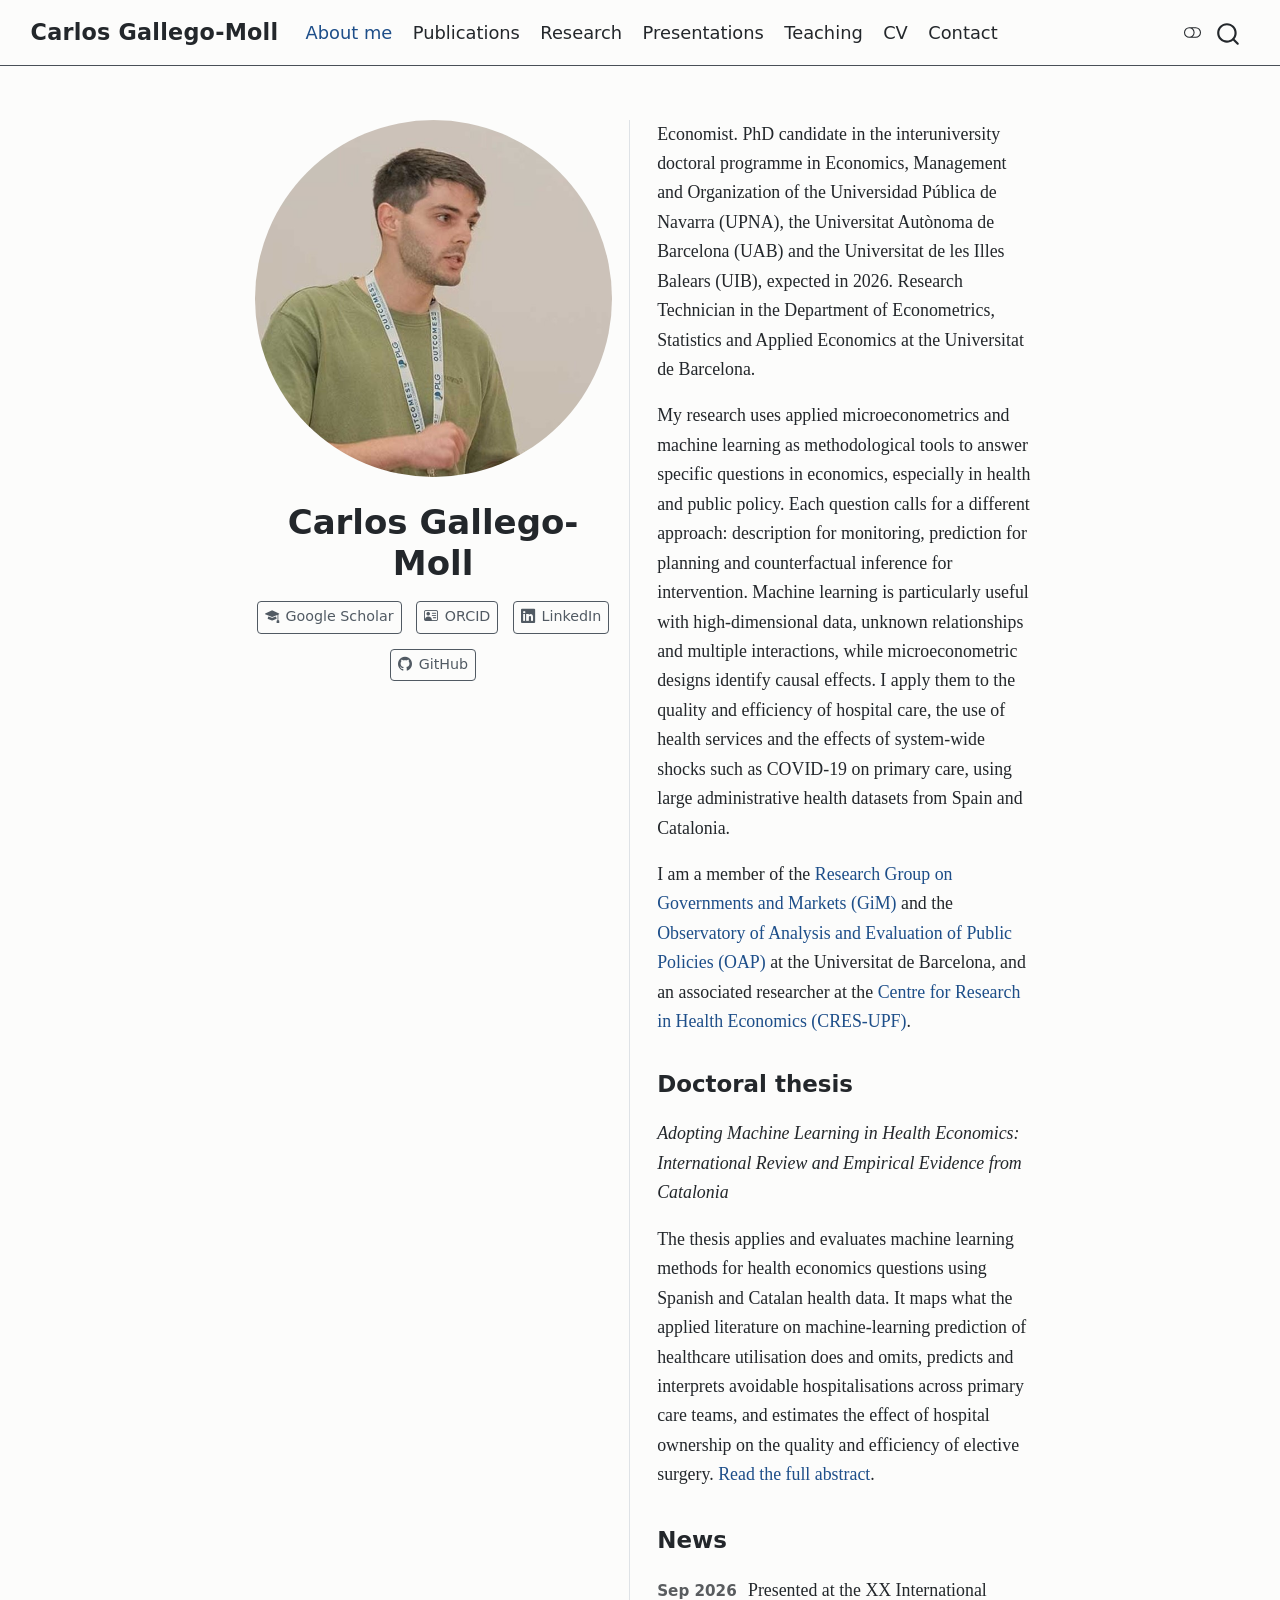
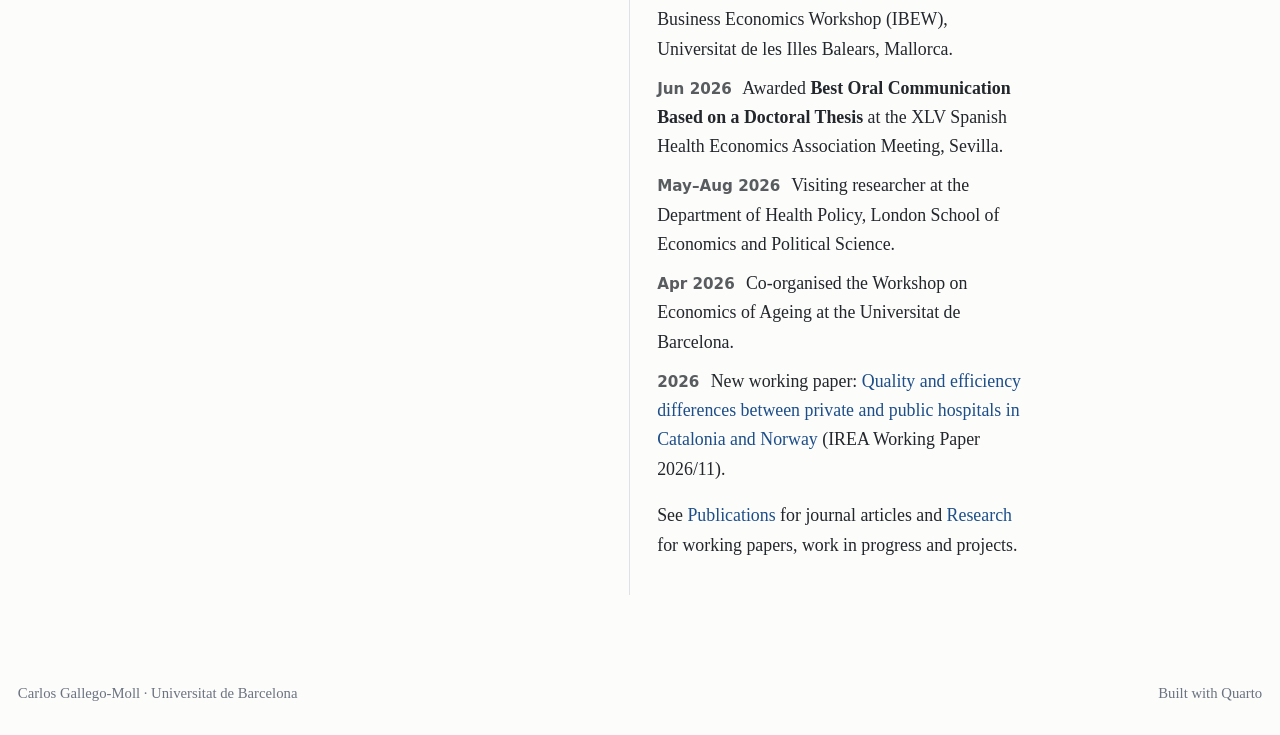
<file: index.html>
<!DOCTYPE html>
<html xmlns="http://www.w3.org/1999/xhtml" lang="en" xml:lang="en"><head>

<meta charset="utf-8">
<meta name="generator" content="quarto-1.10.19">

<meta name="viewport" content="width=device-width, initial-scale=1.0, user-scalable=yes">


<title>Carlos Gallego-Moll | Economist</title>
<style>
/* Default styles provided by pandoc.
** See https://pandoc.org/MANUAL.html#variables-for-html for config info.
*/
span.smallcaps{font-variant: small-caps;}
div.columns{display: flex; gap: 1.5em;}
div.column{flex: auto;}
@media screen {
div.columns{gap: min(4vw, 1.5em);}
div.column{overflow-x: auto;}
}
div.hanging-indent{margin-left: 1.5em; text-indent: -1.5em;}
ul.task-list{list-style: none;}
ul.task-list li input[type="checkbox"] {
  width: 0.8em;
  margin: 0 0.8em 0.2em -1em; /* quarto-specific, see https://github.com/quarto-dev/quarto-cli/issues/4556 */ 
  vertical-align: middle;
}
</style>


<script src="site_libs/quarto-nav/quarto-nav.js"></script>
<script src="site_libs/quarto-nav/headroom.min.js"></script>
<script src="site_libs/clipboard/clipboard.min.js"></script>
<script src="site_libs/quarto-search/autocomplete.umd.js"></script>
<script src="site_libs/quarto-search/fuse.min.js"></script>
<script src="site_libs/quarto-search/quarto-search.js"></script>
<meta name="quarto:offset" content="./">
<link href="./assets/favicon.svg" rel="icon" type="image/svg+xml">
<script src="site_libs/quarto-html/quarto.js" type="module"></script>
<script src="site_libs/quarto-html/tabsets/tabsets.js" type="module"></script>
<script src="site_libs/quarto-html/popper.min.js"></script>
<script src="site_libs/quarto-html/tippy.umd.min.js"></script>
<link href="site_libs/quarto-html/tippy.css" rel="stylesheet">
<link href="site_libs/quarto-html/quarto-syntax-highlighting-bf27225e3a48a9273f3daa8f8e829971.css" rel="stylesheet" class="quarto-color-scheme" id="quarto-text-highlighting-styles">
<link href="site_libs/quarto-html/quarto-syntax-highlighting-dark-b626d73c4c936ccc3cb08be7d45d1df6.css" rel="stylesheet" class="quarto-color-scheme quarto-color-alternate" id="quarto-text-highlighting-styles">
<link href="site_libs/quarto-html/quarto-syntax-highlighting-bf27225e3a48a9273f3daa8f8e829971.css" rel="stylesheet" class="quarto-color-scheme-extra" id="quarto-text-highlighting-styles">
<script src="site_libs/bootstrap/bootstrap.min.js"></script>
<link href="site_libs/bootstrap/bootstrap-icons.css" rel="stylesheet">
<link href="site_libs/bootstrap/bootstrap-c5fb17006b5dd4b1241c28dac38ae5bd.min.css" rel="stylesheet" append-hash="true" class="quarto-color-scheme" id="quarto-bootstrap" data-mode="light">
<link href="site_libs/bootstrap/bootstrap-dark-a0b827db1432d1d05c0233738fae65d0.min.css" rel="stylesheet" append-hash="true" class="quarto-color-scheme quarto-color-alternate" id="quarto-bootstrap" data-mode="dark">
<link href="site_libs/bootstrap/bootstrap-c5fb17006b5dd4b1241c28dac38ae5bd.min.css" rel="stylesheet" append-hash="true" class="quarto-color-scheme-extra" id="quarto-bootstrap" data-mode="light">
<script id="quarto-search-options" type="application/json">{
  "location": "navbar",
  "copy-button": false,
  "collapse-after": 3,
  "panel-placement": "end",
  "type": "overlay",
  "limit": 50,
  "keyboard-shortcut": [
    "f",
    "/",
    "s"
  ],
  "show-item-context": false,
  "language": {
    "search-no-results-text": "No results",
    "search-matching-documents-text": "matching documents",
    "search-copy-link-title": "Copy link to search",
    "search-hide-matches-text": "Hide additional matches",
    "search-more-match-text": "more match in this document",
    "search-more-matches-text": "more matches in this document",
    "search-clear-button-title": "Clear",
    "search-text-placeholder": "",
    "search-detached-cancel-button-title": "Cancel",
    "search-submit-button-title": "Submit",
    "search-label": "Search"
  }
}</script>
<style>html{ scroll-behavior: smooth; }</style>
<script type="application/ld+json">

{

  "@context": "https://schema.org",

  "@type": "Person",

  "name": "Carlos Gallego-Moll",

  "alternateName": ["Carlos Gallego", "Carlos Gallego Moll"],

  "url": "https://cgallegom.github.io/",

  "image": "https://cgallegom.github.io/assets/photo.jpg",

  "jobTitle": "Research Technician in Economics",

  "description": "Economist working on applied microeconometrics, machine learning and causal inference for health and public policy questions.",

  "affiliation": [

    { "@type": "CollegeOrUniversity", "name": "Universitat de Barcelona", "url": "https://www.ub.edu" }

  ],

  "alumniOf": [

    { "@type": "CollegeOrUniversity", "name": "Universitat de Barcelona" },

    { "@type": "CollegeOrUniversity", "name": "Universitat de les Illes Balears" },

    { "@type": "CollegeOrUniversity", "name": "Universidad Nacional de Educación a Distancia" }

  ],

  "knowsAbout": ["Health economics", "Applied microeconometrics", "Machine learning", "Causal inference", "Difference-in-differences", "Hospital quality and efficiency", "Primary care", "Multimorbidity"],

  "sameAs": [

    "https://orcid.org/0000-0001-7215-4584",

    "https://scholar.google.com/citations?user=HgohTeMAAAAJ",

    "https://www.linkedin.com/in/carlos-gallego-economist-datascientist/",

    "https://github.com/cgallegom"

  ]

}

</script>



<link rel="stylesheet" href="styles.css">
<meta property="og:title" content="Carlos Gallego-Moll | Economist">
<meta property="og:description" content="Carlos Gallego-Moll is an economist (PhD candidate, Universidad Pública de Navarra; Research Technician, Universitat de Barcelona) working on applied microeconometrics, machine learning and causal inference for health and public policy questions.">
<meta property="og:image" content="https://cgallegom.github.io/assets/photo.jpg">
<meta property="og:site_name" content="Carlos Gallego-Moll | Economist">
<meta name="twitter:title" content="Carlos Gallego-Moll | Economist">
<meta name="twitter:description" content="Carlos Gallego-Moll is an economist (PhD candidate, Universidad Pública de Navarra; Research Technician, Universitat de Barcelona) working on applied microeconometrics, machine learning and causal inference for health and public policy questions.">
<meta name="twitter:image" content="https://cgallegom.github.io/assets/photo.jpg">
<meta name="twitter:card" content="summary_large_image">
</head>

<body class="nav-fixed fullcontent quarto-light"><script id="quarto-html-before-body" type="application/javascript">
    const toggleBodyColorMode = (bsSheetEl) => {
      const mode = bsSheetEl.getAttribute("data-mode");
      const bodyEl = window.document.querySelector("body");
      if (mode === "dark") {
        bodyEl.classList.add("quarto-dark");
        bodyEl.classList.remove("quarto-light");
      } else {
        bodyEl.classList.add("quarto-light");
        bodyEl.classList.remove("quarto-dark");
      }
    }
    const toggleBodyColorPrimary = () => {
      const bsSheetEl = window.document.querySelector("link#quarto-bootstrap:not([rel=disabled-stylesheet])");
      if (bsSheetEl) {
        toggleBodyColorMode(bsSheetEl);
      }
    }
    const setColorSchemeToggle = (alternate) => {
      const toggles = window.document.querySelectorAll('.quarto-color-scheme-toggle');
      for (let i=0; i < toggles.length; i++) {
        const toggle = toggles[i];
        if (toggle) {
          if (alternate) {
            toggle.classList.add("alternate");
          } else {
            toggle.classList.remove("alternate");
          }
        }
      }
    };
    const toggleColorMode = (alternate) => {
      // Switch the stylesheets
      const primaryStylesheets = window.document.querySelectorAll('link.quarto-color-scheme:not(.quarto-color-alternate)');
      const alternateStylesheets = window.document.querySelectorAll('link.quarto-color-scheme.quarto-color-alternate');
      manageTransitions('#quarto-margin-sidebar .nav-link', false);
      if (alternate) {
        // note: dark is layered on light, we don't disable primary!
        enableStylesheet(alternateStylesheets);
        for (const sheetNode of alternateStylesheets) {
          if (sheetNode.id === "quarto-bootstrap") {
            toggleBodyColorMode(sheetNode);
          }
        }
      } else {
        disableStylesheet(alternateStylesheets);
        enableStylesheet(primaryStylesheets)
        toggleBodyColorPrimary();
      }
      manageTransitions('#quarto-margin-sidebar .nav-link', true);
      // Switch the toggles
      setColorSchemeToggle(alternate)
      // Hack to workaround the fact that safari doesn't
      // properly recolor the scrollbar when toggling (#1455)
      if (navigator.userAgent.indexOf('Safari') > 0 && navigator.userAgent.indexOf('Chrome') == -1) {
        manageTransitions("body", false);
        window.scrollTo(0, 1);
        setTimeout(() => {
          window.scrollTo(0, 0);
          manageTransitions("body", true);
        }, 40);
      }
    }
    const disableStylesheet = (stylesheets) => {
      for (let i=0; i < stylesheets.length; i++) {
        const stylesheet = stylesheets[i];
        stylesheet.rel = 'disabled-stylesheet';
      }
    }
    const enableStylesheet = (stylesheets) => {
      for (let i=0; i < stylesheets.length; i++) {
        const stylesheet = stylesheets[i];
        if(stylesheet.rel !== 'stylesheet') { // for Chrome, which will still FOUC without this check
          stylesheet.rel = 'stylesheet';
        }
      }
    }
    const manageTransitions = (selector, allowTransitions) => {
      const els = window.document.querySelectorAll(selector);
      for (let i=0; i < els.length; i++) {
        const el = els[i];
        if (allowTransitions) {
          el.classList.remove('notransition');
        } else {
          el.classList.add('notransition');
        }
      }
    }
    const isFileUrl = () => {
      return window.location.protocol === 'file:';
    }
    const hasAlternateSentinel = () => {
      let styleSentinel = getColorSchemeSentinel();
      if (styleSentinel !== null) {
        return styleSentinel === "alternate";
      } else {
        return false;
      }
    }
    const setStyleSentinel = (alternate) => {
      const value = alternate ? "alternate" : "default";
      if (!isFileUrl()) {
        window.localStorage.setItem("quarto-color-scheme", value);
      } else {
        localAlternateSentinel = value;
      }
    }
    const getColorSchemeSentinel = () => {
      if (!isFileUrl()) {
        const storageValue = window.localStorage.getItem("quarto-color-scheme");
        return storageValue != null ? storageValue : localAlternateSentinel;
      } else {
        return localAlternateSentinel;
      }
    }
    const toggleGiscusIfUsed = (isAlternate, darkModeDefault) => {
      const baseTheme = document.querySelector('#giscus-base-theme')?.value ?? 'light';
      const alternateTheme = document.querySelector('#giscus-alt-theme')?.value ?? 'dark';
      let newTheme = '';
      if(authorPrefersDark) {
        newTheme = isAlternate ? baseTheme : alternateTheme;
      } else {
        newTheme = isAlternate ? alternateTheme : baseTheme;
      }
      const changeGiscusTheme = () => {
        // From: https://github.com/giscus/giscus/issues/336
        const sendMessage = (message) => {
          const iframe = document.querySelector('iframe.giscus-frame');
          if (!iframe) return;
          iframe.contentWindow.postMessage({ giscus: message }, 'https://giscus.app');
        }
        sendMessage({
          setConfig: {
            theme: newTheme
          }
        });
      }
      const isGiscussLoaded = window.document.querySelector('iframe.giscus-frame') !== null;
      if (isGiscussLoaded) {
        changeGiscusTheme();
      }
    };
    const authorPrefersDark = false;
    const queryPrefersDark = window.matchMedia('(prefers-color-scheme: dark)');
    const darkModeDefault = queryPrefersDark.matches;
      document.querySelector('link#quarto-text-highlighting-styles.quarto-color-scheme-extra').rel = 'disabled-stylesheet';
      document.querySelector('link#quarto-bootstrap.quarto-color-scheme-extra').rel = 'disabled-stylesheet';
    let localAlternateSentinel = darkModeDefault ? 'alternate' : 'default';
    // Dark / light mode switch
    window.quartoToggleColorScheme = () => {
      // Read the current dark / light value
      let toAlternate = !hasAlternateSentinel();
      toggleColorMode(toAlternate);
      setStyleSentinel(toAlternate);
      toggleGiscusIfUsed(toAlternate, darkModeDefault);
      window.dispatchEvent(new Event('resize'));
    };
    queryPrefersDark.addEventListener("change", e => {
      if(window.localStorage.getItem("quarto-color-scheme") !== null)
        return;
      const alternate = e.matches
      toggleColorMode(alternate);
      localAlternateSentinel = e.matches ? 'alternate' : 'default'; // this is used alongside local storage!
      toggleGiscusIfUsed(alternate, darkModeDefault);
    });
    // Switch to dark mode if need be
    if (hasAlternateSentinel()) {
      toggleColorMode(true);
    } else {
      toggleColorMode(false);
    }
  </script>

<div id="quarto-search-results"></div>
  <header id="quarto-header" class="headroom fixed-top">
    <nav class="navbar navbar-expand-lg border-bottom" data-bs-theme="dark">
      <div class="navbar-container container-fluid">
      <div class="navbar-brand-container mx-auto">
    <a class="navbar-brand" href="./index.html">
    <span class="navbar-title">Carlos Gallego-Moll</span>
    </a>
  </div>
            <div id="quarto-search" class="" title="Search"></div>
          <button class="navbar-toggler" type="button" data-bs-toggle="collapse" data-bs-target="#navbarCollapse" aria-controls="navbarCollapse" role="menu" aria-expanded="false" aria-label="Toggle navigation" onclick="if (window.quartoToggleHeadroom) { window.quartoToggleHeadroom(); }">
  <span class="navbar-toggler-icon"></span>
</button>
          <div class="collapse navbar-collapse" id="navbarCollapse">
            <ul class="navbar-nav navbar-nav-scroll me-auto">
  <li class="nav-item">
    <a class="nav-link active" href="./index.html" aria-current="page"> 
<span class="menu-text">About me</span></a>
  </li>  
  <li class="nav-item">
    <a class="nav-link" href="./publications.html"> 
<span class="menu-text">Publications</span></a>
  </li>  
  <li class="nav-item">
    <a class="nav-link" href="./research.html"> 
<span class="menu-text">Research</span></a>
  </li>  
  <li class="nav-item">
    <a class="nav-link" href="./presentations.html"> 
<span class="menu-text">Presentations</span></a>
  </li>  
  <li class="nav-item">
    <a class="nav-link" href="./teaching.html"> 
<span class="menu-text">Teaching</span></a>
  </li>  
  <li class="nav-item">
    <a class="nav-link" href="./cv.html"> 
<span class="menu-text">CV</span></a>
  </li>  
  <li class="nav-item">
    <a class="nav-link" href="./contact.html"> 
<span class="menu-text">Contact</span></a>
  </li>  
</ul>
          </div> <!-- /navcollapse -->
            <div class="quarto-navbar-tools">
  <a href="" class="quarto-color-scheme-toggle quarto-navigation-tool  px-1" onclick="window.quartoToggleColorScheme(); return false;" title="Toggle dark mode"><i class="bi"></i></a>
</div>
      </div> <!-- /container-fluid -->
    </nav>
</header>
<!-- content -->
<div id="quarto-content" class="quarto-container page-columns page-rows-contents page-layout-article page-navbar">
<!-- sidebar -->
<!-- margin-sidebar -->
    
<!-- main -->
<div class="quarto-about-trestles">
  <div class="about-entity">
    <img src="assets/photo.jpg" alt="Carlos Gallego-Moll presenting at the XLV Spanish Health Economics Association meeting" class="about-image
  round " style="height: 20em; width: 20em;">
<header id="title-block-header" class="quarto-title-block default">
<div class="quarto-title">
<h1 class="title">Carlos Gallego-Moll</h1>
</div>
<div class="quarto-title-meta">
  </div>
</header>
    <div class="about-links">
  <a href="https://scholar.google.com/citations?user=HgohTeMAAAAJ" class="about-link" rel="" target="">
    <i class="bi bi-mortarboard-fill"></i>
     <span class="about-link-text">Google Scholar</span>
  </a>
  <a href="https://orcid.org/0000-0001-7215-4584" class="about-link" rel="" target="">
    <i class="bi bi-person-vcard"></i>
     <span class="about-link-text">ORCID</span>
  </a>
  <a href="https://www.linkedin.com/in/carlos-gallego-economist-datascientist/" class="about-link" rel="" target="">
    <i class="bi bi-linkedin"></i>
     <span class="about-link-text">LinkedIn</span>
  </a>
  <a href="https://github.com/cgallegom" class="about-link" rel="" target="">
    <i class="bi bi-github"></i>
     <span class="about-link-text">GitHub</span>
  </a>
</div>
  </div>
  <div class="about-contents"><main class="content" id="quarto-document-content">

<p>Economist. PhD candidate in the interuniversity doctoral programme in Economics, Management and Organization of the Universidad Pública de Navarra (UPNA), the Universitat Autònoma de Barcelona (UAB) and the Universitat de les Illes Balears (UIB), expected in 2026. Research Technician in the Department of Econometrics, Statistics and Applied Economics at the Universitat de Barcelona.</p>
<p>My research uses applied microeconometrics and machine learning as methodological tools to answer specific questions in economics, especially in health and public policy. Each question calls for a different approach: description for monitoring, prediction for planning and counterfactual inference for intervention. Machine learning is particularly useful with high-dimensional data, unknown relationships and multiple interactions, while microeconometric designs identify causal effects. I apply them to the quality and efficiency of hospital care, the use of health services and the effects of system-wide shocks such as COVID-19 on primary care, using large administrative health datasets from Spain and Catalonia.</p>
<p>I am a member of the <a href="https://www.ub.edu/gim/">Research Group on Governments and Markets (GiM)</a> and the <a href="https://www.ub.edu/oap/membres/">Observatory of Analysis and Evaluation of Public Policies (OAP)</a> at the Universitat de Barcelona, and an associated researcher at the <a href="https://www.upf.edu/web/cres/investigadors-associats/-/asset_publisher/hPWH34g7unc2/content/gallego-moll-carlos">Centre for Research in Health Economics (CRES-UPF)</a>.</p>
<section id="doctoral-thesis" class="level2">
<h2 data-anchor-id="doctoral-thesis">Doctoral thesis</h2>
<p><em>Adopting Machine Learning in Health Economics: International Review and Empirical Evidence from Catalonia</em></p>
<p>The thesis applies and evaluates machine learning methods for health economics questions using Spanish and Catalan health data. It maps what the applied literature on machine-learning prediction of healthcare utilisation does and omits, predicts and interprets avoidable hospitalisations across primary care teams, and estimates the effect of hospital ownership on the quality and efficiency of elective surgery. <a href="./research.html#doctoral-thesis">Read the full abstract</a>.</p>
</section>
<section id="news" class="level2">
<h2 data-anchor-id="news">News</h2>
<div class="plain">
<ul>
<li><span class="when">Sep 2026</span> Presented at the XX International Business Economics Workshop (IBEW), Universitat de les Illes Balears, Mallorca.</li>
<li><span class="when">Jun 2026</span> Awarded <strong>Best Oral Communication Based on a Doctoral Thesis</strong> at the XLV Spanish Health Economics Association Meeting, Sevilla.</li>
<li><span class="when">May–Aug 2026</span> Visiting researcher at the Department of Health Policy, London School of Economics and Political Science.</li>
<li><span class="when">Apr 2026</span> Co-organised the Workshop on Economics of Ageing at the Universitat de Barcelona.</li>
<li><span class="when">2026</span> New working paper: <a href="https://www.ub.edu/irea/working_papers/2026/202611.pdf">Quality and efficiency differences between private and public hospitals in Catalonia and Norway</a> (IREA Working Paper 2026/11).</li>
</ul>
</div>
<p>See <a href="./publications.html">Publications</a> for journal articles and <a href="./research.html">Research</a> for working papers, work in progress and projects.</p>


</section>
<a onclick="window.scrollTo(0, 0); return false;" role="button" id="quarto-back-to-top"><i class="bi bi-arrow-up"></i> Back to top</a></main></div>
</div>
 <!-- /main -->
<script id="quarto-html-after-body" type="application/javascript">
  window.document.addEventListener("DOMContentLoaded", function (event) {
    // Ensure there is a toggle, if there isn't float one in the top right
    if (window.document.querySelector('.quarto-color-scheme-toggle') === null) {
      const a = window.document.createElement('a');
      a.classList.add('top-right');
      a.classList.add('quarto-color-scheme-toggle');
      a.href = "";
      a.onclick = function() { try { window.quartoToggleColorScheme(); } catch {} return false; };
      const i = window.document.createElement("i");
      i.classList.add('bi');
      a.appendChild(i);
      window.document.body.appendChild(a);
    }
    setColorSchemeToggle(hasAlternateSentinel())
    const isCodeAnnotation = (el) => {
      for (const clz of el.classList) {
        if (clz.startsWith('code-annotation-')) {                     
          return true;
        }
      }
      return false;
    }
    const onCopySuccess = function(e) {
      // button target
      const button = e.trigger;
      // don't keep focus
      button.blur();
      // flash "checked"
      button.classList.add('code-copy-button-checked');
      var currentTitle = button.getAttribute("title");
      button.setAttribute("title", "Copied!");
      let tooltip;
      if (window.bootstrap) {
        button.setAttribute("data-bs-toggle", "tooltip");
        button.setAttribute("data-bs-placement", "left");
        button.setAttribute("data-bs-title", "Copied!");
        tooltip = new bootstrap.Tooltip(button, 
          { trigger: "manual", 
            customClass: "code-copy-button-tooltip",
            offset: [0, -8]});
        tooltip.show();    
      }
      setTimeout(function() {
        if (tooltip) {
          tooltip.hide();
          button.removeAttribute("data-bs-title");
          button.removeAttribute("data-bs-toggle");
          button.removeAttribute("data-bs-placement");
        }
        button.setAttribute("title", currentTitle);
        button.classList.remove('code-copy-button-checked');
      }, 1000);
      // clear code selection
      e.clearSelection();
    }
    const getTextToCopy = function(trigger) {
      const outerScaffold = trigger.parentElement.cloneNode(true);
      const codeEl = outerScaffold.querySelector('code');
      for (const childEl of codeEl.children) {
        if (isCodeAnnotation(childEl)) {
          childEl.remove();
        }
      }
      return codeEl.innerText;
    }
    const clipboard = new window.ClipboardJS('.code-copy-button:not([data-in-quarto-modal])', {
      text: getTextToCopy
    });
    clipboard.on('success', onCopySuccess);
    if (window.document.getElementById('quarto-embedded-source-code-modal')) {
      const clipboardModal = new window.ClipboardJS('.code-copy-button[data-in-quarto-modal]', {
        text: getTextToCopy,
        container: window.document.getElementById('quarto-embedded-source-code-modal')
      });
      clipboardModal.on('success', onCopySuccess);
    }
      var localhostRegex = new RegExp(/^(?:http|https):\/\/localhost\:?[0-9]*\//);
      var mailtoRegex = new RegExp(/^mailto:/);
        var filterRegex = new RegExp("https:\/\/cgallegom\.github\.io");
      var isInternal = (href) => {
          return filterRegex.test(href) || localhostRegex.test(href) || mailtoRegex.test(href);
      }
      // Inspect non-navigation links and adorn them if external
     var links = window.document.querySelectorAll('a[href]:not(.nav-link):not(.navbar-brand):not(.toc-action):not(.sidebar-link):not(.sidebar-item-toggle):not(.pagination-link):not(.no-external):not([aria-hidden]):not(.dropdown-item):not(.quarto-navigation-tool):not(.about-link)');
      for (var i=0; i<links.length; i++) {
        const link = links[i];
        if (!isInternal(link.href)) {
          // undo the damage that might have been done by quarto-nav.js in the case of
          // links that we want to consider external
          if (link.dataset.originalHref !== undefined) {
            link.href = link.dataset.originalHref;
          }
            // target, if specified
            link.setAttribute("target", "_blank");
            if (link.getAttribute("rel") === null) {
              link.setAttribute("rel", "noopener");
            }
        }
      }
    function tippyHover(el, contentFn, onTriggerFn, onUntriggerFn) {
      const config = {
        allowHTML: true,
        maxWidth: 500,
        delay: 100,
        arrow: false,
        appendTo: function(el) {
            return el.parentElement;
        },
        interactive: true,
        interactiveBorder: 10,
        theme: 'quarto',
        placement: 'bottom-start',
      };
      if (contentFn) {
        config.content = contentFn;
      }
      if (onTriggerFn) {
        config.onTrigger = onTriggerFn;
      }
      if (onUntriggerFn) {
        config.onUntrigger = onUntriggerFn;
      }
      window.tippy(el, config); 
    }
    const noterefs = window.document.querySelectorAll('a[role="doc-noteref"]');
    for (var i=0; i<noterefs.length; i++) {
      const ref = noterefs[i];
      tippyHover(ref, function() {
        // use id or data attribute instead here
        let href = ref.getAttribute('data-footnote-href') || ref.getAttribute('href');
        try { href = new URL(href).hash; } catch {}
        const id = href.replace(/^#\/?/, "");
        const note = window.document.getElementById(id);
        if (note) {
          return note.innerHTML;
        } else {
          return "";
        }
      });
    }
    const xrefs = window.document.querySelectorAll('a.quarto-xref');
    const processXRef = (id, note) => {
      // Strip column container classes
      const stripColumnClz = (el) => {
        el.classList.remove("page-full", "page-columns");
        if (el.children) {
          for (const child of el.children) {
            stripColumnClz(child);
          }
        }
      }
      stripColumnClz(note)
      if (id === null || id.startsWith('sec-')) {
        // Special case sections, only their first couple elements
        const container = document.createElement("div");
        if (note.children && note.children.length > 2) {
          container.appendChild(note.children[0].cloneNode(true));
          for (let i = 1; i < note.children.length; i++) {
            const child = note.children[i];
            if (child.tagName === "P" && child.innerText === "") {
              continue;
            } else {
              container.appendChild(child.cloneNode(true));
              break;
            }
          }
          if (window.Quarto?.typesetMath) {
            window.Quarto.typesetMath(container);
          }
          return container.innerHTML
        } else {
          if (window.Quarto?.typesetMath) {
            window.Quarto.typesetMath(note);
          }
          return note.innerHTML;
        }
      } else {
        // Remove any anchor links if they are present
        const anchorLink = note.querySelector('a.anchorjs-link');
        if (anchorLink) {
          anchorLink.remove();
        }
        if (window.Quarto?.typesetMath) {
          window.Quarto.typesetMath(note);
        }
        if (note.classList.contains("callout")) {
          return note.outerHTML;
        } else {
          return note.innerHTML;
        }
      }
    }
    for (var i=0; i<xrefs.length; i++) {
      const xref = xrefs[i];
      tippyHover(xref, undefined, function(instance) {
        instance.disable();
        let url = xref.getAttribute('href');
        let hash = undefined; 
        if (url.startsWith('#')) {
          hash = url;
        } else {
          try { hash = new URL(url).hash; } catch {}
        }
        if (hash) {
          const id = hash.replace(/^#\/?/, "");
          const note = window.document.getElementById(id);
          if (note !== null) {
            try {
              const html = processXRef(id, note.cloneNode(true));
              instance.setContent(html);
            } finally {
              instance.enable();
              instance.show();
            }
          } else {
            // See if we can fetch this
            fetch(url.split('#')[0])
            .then(res => res.text())
            .then(html => {
              const parser = new DOMParser();
              const htmlDoc = parser.parseFromString(html, "text/html");
              const note = htmlDoc.getElementById(id);
              if (note !== null) {
                const html = processXRef(id, note);
                instance.setContent(html);
              } 
            }).finally(() => {
              instance.enable();
              instance.show();
            });
          }
        } else {
          // See if we can fetch a full url (with no hash to target)
          // This is a special case and we should probably do some content thinning / targeting
          fetch(url)
          .then(res => res.text())
          .then(html => {
            const parser = new DOMParser();
            const htmlDoc = parser.parseFromString(html, "text/html");
            const note = htmlDoc.querySelector('main.content');
            if (note !== null) {
              // This should only happen for chapter cross references
              // (since there is no id in the URL)
              // remove the first header
              if (note.children.length > 0 && note.children[0].tagName === "HEADER") {
                note.children[0].remove();
              }
              const html = processXRef(null, note);
              instance.setContent(html);
            } 
          }).finally(() => {
            instance.enable();
            instance.show();
          });
        }
      }, function(instance) {
      });
    }
        let selectedAnnoteEl;
        const selectorForAnnotation = ( cell, annotation) => {
          let cellAttr = 'data-code-cell="' + cell + '"';
          let lineAttr = 'data-code-annotation="' +  annotation + '"';
          const selector = 'span[' + cellAttr + '][' + lineAttr + ']';
          return selector;
        }
        const selectCodeLines = (annoteEl) => {
          const doc = window.document;
          const targetCell = annoteEl.getAttribute("data-target-cell");
          const targetAnnotation = annoteEl.getAttribute("data-target-annotation");
          const annoteSpan = window.document.querySelector(selectorForAnnotation(targetCell, targetAnnotation));
          const lines = annoteSpan.getAttribute("data-code-lines").split(",");
          const lineIds = lines.map((line) => {
            return targetCell + "-" + line;
          })
          let top = null;
          let height = null;
          let parent = null;
          if (lineIds.length > 0) {
              //compute the position of the single el (top and bottom and make a div)
              const el = window.document.getElementById(lineIds[0]);
              top = el.offsetTop;
              height = el.offsetHeight;
              parent = el.parentElement.parentElement;
            if (lineIds.length > 1) {
              const lastEl = window.document.getElementById(lineIds[lineIds.length - 1]);
              const bottom = lastEl.offsetTop + lastEl.offsetHeight;
              height = bottom - top;
            }
            if (top !== null && height !== null && parent !== null) {
              // cook up a div (if necessary) and position it 
              let div = window.document.getElementById("code-annotation-line-highlight");
              if (div === null) {
                div = window.document.createElement("div");
                div.setAttribute("id", "code-annotation-line-highlight");
                div.style.position = 'absolute';
                parent.appendChild(div);
              }
              div.style.top = top - 2 + "px";
              div.style.height = height + 4 + "px";
              div.style.left = 0;
              let gutterDiv = window.document.getElementById("code-annotation-line-highlight-gutter");
              if (gutterDiv === null) {
                gutterDiv = window.document.createElement("div");
                gutterDiv.setAttribute("id", "code-annotation-line-highlight-gutter");
                gutterDiv.style.position = 'absolute';
                const codeCell = window.document.getElementById(targetCell);
                const gutter = codeCell.querySelector('.code-annotation-gutter');
                gutter.appendChild(gutterDiv);
              }
              gutterDiv.style.top = top - 2 + "px";
              gutterDiv.style.height = height + 4 + "px";
            }
            selectedAnnoteEl = annoteEl;
          }
        };
        const unselectCodeLines = () => {
          const elementsIds = ["code-annotation-line-highlight", "code-annotation-line-highlight-gutter"];
          elementsIds.forEach((elId) => {
            const div = window.document.getElementById(elId);
            if (div) {
              div.remove();
            }
          });
          selectedAnnoteEl = undefined;
        };
          // Handle positioning of the toggle
      window.addEventListener(
        "resize",
        throttle(() => {
          elRect = undefined;
          if (selectedAnnoteEl) {
            selectCodeLines(selectedAnnoteEl);
          }
        }, 10)
      );
      function throttle(fn, ms) {
      let throttle = false;
      let timer;
        return (...args) => {
          if(!throttle) { // first call gets through
              fn.apply(this, args);
              throttle = true;
          } else { // all the others get throttled
              if(timer) clearTimeout(timer); // cancel #2
              timer = setTimeout(() => {
                fn.apply(this, args);
                timer = throttle = false;
              }, ms);
          }
        };
      }
        // Attach click handler to the DT
        const annoteDls = window.document.querySelectorAll('dt[data-target-cell]');
        for (const annoteDlNode of annoteDls) {
          annoteDlNode.addEventListener('click', (event) => {
            const clickedEl = event.target;
            if (clickedEl !== selectedAnnoteEl) {
              unselectCodeLines();
              const activeEl = window.document.querySelector('dt[data-target-cell].code-annotation-active');
              if (activeEl) {
                activeEl.classList.remove('code-annotation-active');
              }
              selectCodeLines(clickedEl);
              clickedEl.classList.add('code-annotation-active');
            } else {
              // Unselect the line
              unselectCodeLines();
              clickedEl.classList.remove('code-annotation-active');
            }
          });
        }
    const findCites = (el) => {
      const parentEl = el.parentElement;
      if (parentEl) {
        const cites = parentEl.dataset.cites;
        if (cites) {
          return {
            el,
            cites: cites.split(' ')
          };
        } else {
          return findCites(el.parentElement)
        }
      } else {
        return undefined;
      }
    };
    var bibliorefs = window.document.querySelectorAll('a[role="doc-biblioref"]');
    for (var i=0; i<bibliorefs.length; i++) {
      const ref = bibliorefs[i];
      const citeInfo = findCites(ref);
      if (citeInfo) {
        tippyHover(citeInfo.el, function() {
          var popup = window.document.createElement('div');
          citeInfo.cites.forEach(function(cite) {
            var citeDiv = window.document.createElement('div');
            citeDiv.classList.add('hanging-indent');
            citeDiv.classList.add('csl-entry');
            var biblioDiv = window.document.getElementById('ref-' + cite);
            if (biblioDiv) {
              citeDiv.innerHTML = biblioDiv.innerHTML;
            }
            popup.appendChild(citeDiv);
          });
          return popup.innerHTML;
        });
      }
    }
  });
  </script>
</div> <!-- /content -->
<footer class="footer">
  <div class="nav-footer">
    <div class="nav-footer-left">
<p>Carlos Gallego-Moll · Universitat de Barcelona</p>
</div>   
    <div class="nav-footer-center">
      &nbsp;
    </div>
    <div class="nav-footer-right">
<p>Built with <a href="https://quarto.org">Quarto</a></p>
</div>
  </div>
</footer>




<script src="site_libs/quarto-html/zenscroll-min.js"></script>
</body></html>
</file>
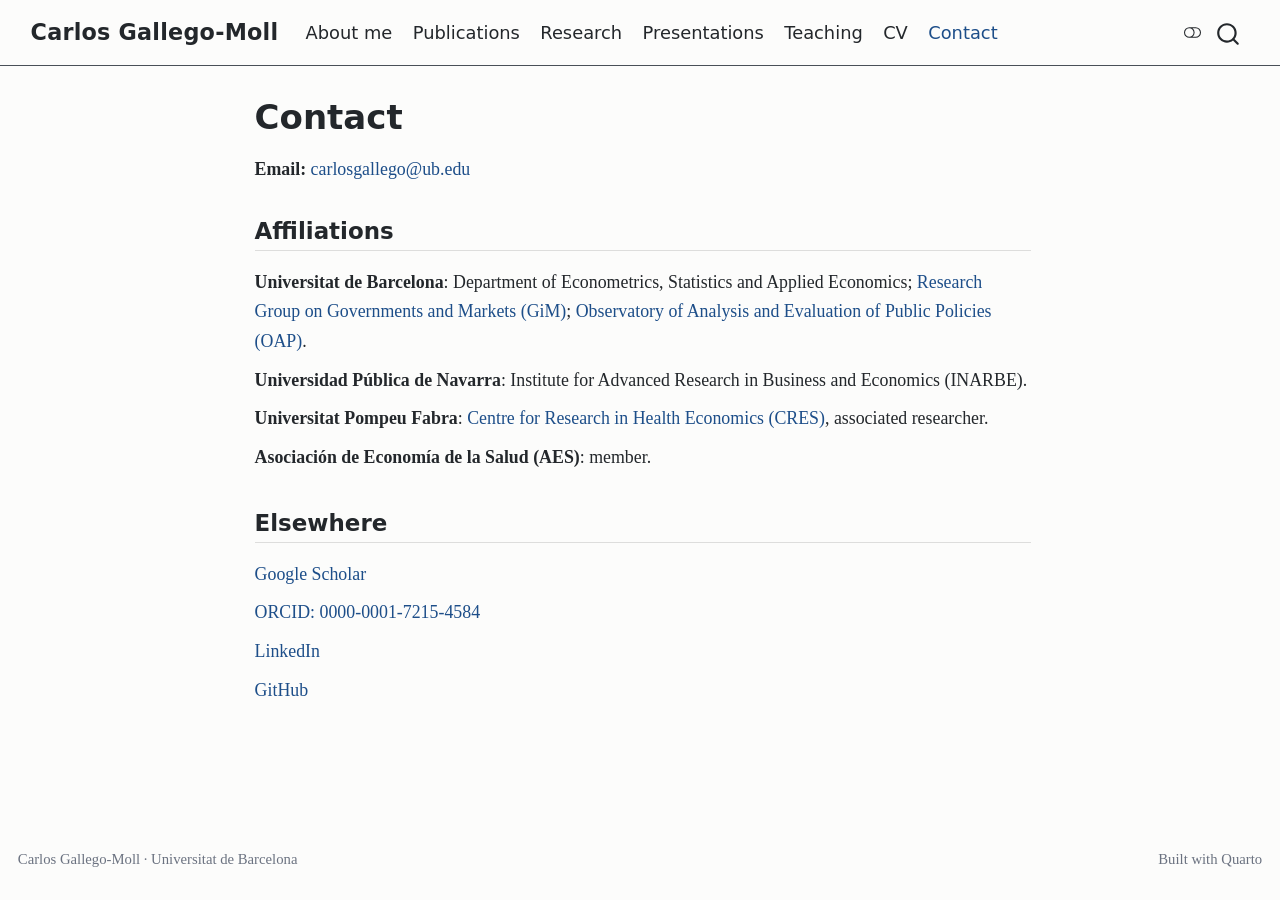
<file: contact.html>
<!DOCTYPE html>
<html xmlns="http://www.w3.org/1999/xhtml" lang="en" xml:lang="en"><head>

<meta charset="utf-8">
<meta name="generator" content="quarto-1.10.19">

<meta name="viewport" content="width=device-width, initial-scale=1.0, user-scalable=yes">

<meta name="description" content="Contact details of Carlos Gallego-Moll, Universitat de Barcelona.">

<title>Contact – Carlos Gallego-Moll | Economist</title>
<style>
/* Default styles provided by pandoc.
** See https://pandoc.org/MANUAL.html#variables-for-html for config info.
*/
span.smallcaps{font-variant: small-caps;}
div.columns{display: flex; gap: 1.5em;}
div.column{flex: auto;}
@media screen {
div.columns{gap: min(4vw, 1.5em);}
div.column{overflow-x: auto;}
}
div.hanging-indent{margin-left: 1.5em; text-indent: -1.5em;}
ul.task-list{list-style: none;}
ul.task-list li input[type="checkbox"] {
  width: 0.8em;
  margin: 0 0.8em 0.2em -1em; /* quarto-specific, see https://github.com/quarto-dev/quarto-cli/issues/4556 */ 
  vertical-align: middle;
}
</style>


<script src="site_libs/quarto-nav/quarto-nav.js"></script>
<script src="site_libs/quarto-nav/headroom.min.js"></script>
<script src="site_libs/clipboard/clipboard.min.js"></script>
<script src="site_libs/quarto-search/autocomplete.umd.js"></script>
<script src="site_libs/quarto-search/fuse.min.js"></script>
<script src="site_libs/quarto-search/quarto-search.js"></script>
<meta name="quarto:offset" content="./">
<link href="./assets/favicon.svg" rel="icon" type="image/svg+xml">
<script src="site_libs/quarto-html/quarto.js" type="module"></script>
<script src="site_libs/quarto-html/tabsets/tabsets.js" type="module"></script>
<script src="site_libs/quarto-html/popper.min.js"></script>
<script src="site_libs/quarto-html/tippy.umd.min.js"></script>
<script src="site_libs/quarto-html/anchor.min.js"></script>
<link href="site_libs/quarto-html/tippy.css" rel="stylesheet">
<link href="site_libs/quarto-html/quarto-syntax-highlighting-bf27225e3a48a9273f3daa8f8e829971.css" rel="stylesheet" class="quarto-color-scheme" id="quarto-text-highlighting-styles">
<link href="site_libs/quarto-html/quarto-syntax-highlighting-dark-b626d73c4c936ccc3cb08be7d45d1df6.css" rel="stylesheet" class="quarto-color-scheme quarto-color-alternate" id="quarto-text-highlighting-styles">
<link href="site_libs/quarto-html/quarto-syntax-highlighting-bf27225e3a48a9273f3daa8f8e829971.css" rel="stylesheet" class="quarto-color-scheme-extra" id="quarto-text-highlighting-styles">
<script src="site_libs/bootstrap/bootstrap.min.js"></script>
<link href="site_libs/bootstrap/bootstrap-icons.css" rel="stylesheet">
<link href="site_libs/bootstrap/bootstrap-c5fb17006b5dd4b1241c28dac38ae5bd.min.css" rel="stylesheet" append-hash="true" class="quarto-color-scheme" id="quarto-bootstrap" data-mode="light">
<link href="site_libs/bootstrap/bootstrap-dark-a0b827db1432d1d05c0233738fae65d0.min.css" rel="stylesheet" append-hash="true" class="quarto-color-scheme quarto-color-alternate" id="quarto-bootstrap" data-mode="dark">
<link href="site_libs/bootstrap/bootstrap-c5fb17006b5dd4b1241c28dac38ae5bd.min.css" rel="stylesheet" append-hash="true" class="quarto-color-scheme-extra" id="quarto-bootstrap" data-mode="light">
<script id="quarto-search-options" type="application/json">{
  "location": "navbar",
  "copy-button": false,
  "collapse-after": 3,
  "panel-placement": "end",
  "type": "overlay",
  "limit": 50,
  "keyboard-shortcut": [
    "f",
    "/",
    "s"
  ],
  "show-item-context": false,
  "language": {
    "search-no-results-text": "No results",
    "search-matching-documents-text": "matching documents",
    "search-copy-link-title": "Copy link to search",
    "search-hide-matches-text": "Hide additional matches",
    "search-more-match-text": "more match in this document",
    "search-more-matches-text": "more matches in this document",
    "search-clear-button-title": "Clear",
    "search-text-placeholder": "",
    "search-detached-cancel-button-title": "Cancel",
    "search-submit-button-title": "Submit",
    "search-label": "Search"
  }
}</script>
<style>html{ scroll-behavior: smooth; }</style>
<script type="application/ld+json">

{

  "@context": "https://schema.org",

  "@type": "Person",

  "name": "Carlos Gallego-Moll",

  "alternateName": ["Carlos Gallego", "Carlos Gallego Moll"],

  "url": "https://cgallegom.github.io/",

  "image": "https://cgallegom.github.io/assets/photo.jpg",

  "jobTitle": "Research Technician in Economics",

  "description": "Economist working on applied microeconometrics, machine learning and causal inference for health and public policy questions.",

  "affiliation": [

    { "@type": "CollegeOrUniversity", "name": "Universitat de Barcelona", "url": "https://www.ub.edu" }

  ],

  "alumniOf": [

    { "@type": "CollegeOrUniversity", "name": "Universitat de Barcelona" },

    { "@type": "CollegeOrUniversity", "name": "Universitat de les Illes Balears" },

    { "@type": "CollegeOrUniversity", "name": "Universidad Nacional de Educación a Distancia" }

  ],

  "knowsAbout": ["Health economics", "Applied microeconometrics", "Machine learning", "Causal inference", "Difference-in-differences", "Hospital quality and efficiency", "Primary care", "Multimorbidity"],

  "sameAs": [

    "https://orcid.org/0000-0001-7215-4584",

    "https://scholar.google.com/citations?user=HgohTeMAAAAJ",

    "https://www.linkedin.com/in/carlos-gallego-economist-datascientist/",

    "https://github.com/cgallegom"

  ]

}

</script>



<link rel="stylesheet" href="styles.css">
<meta property="og:title" content="Contact – Carlos Gallego-Moll | Economist">
<meta property="og:description" content="Contact details of Carlos Gallego-Moll, Universitat de Barcelona.">
<meta property="og:image" content="https://cgallegom.github.io/assets/photo.jpg">
<meta property="og:site_name" content="Carlos Gallego-Moll | Economist">
<meta name="twitter:title" content="Contact – Carlos Gallego-Moll | Economist">
<meta name="twitter:description" content="Contact details of Carlos Gallego-Moll, Universitat de Barcelona.">
<meta name="twitter:image" content="https://cgallegom.github.io/assets/photo.jpg">
<meta name="twitter:card" content="summary_large_image">
</head>

<body class="nav-fixed fullcontent quarto-light"><script id="quarto-html-before-body" type="application/javascript">
    const toggleBodyColorMode = (bsSheetEl) => {
      const mode = bsSheetEl.getAttribute("data-mode");
      const bodyEl = window.document.querySelector("body");
      if (mode === "dark") {
        bodyEl.classList.add("quarto-dark");
        bodyEl.classList.remove("quarto-light");
      } else {
        bodyEl.classList.add("quarto-light");
        bodyEl.classList.remove("quarto-dark");
      }
    }
    const toggleBodyColorPrimary = () => {
      const bsSheetEl = window.document.querySelector("link#quarto-bootstrap:not([rel=disabled-stylesheet])");
      if (bsSheetEl) {
        toggleBodyColorMode(bsSheetEl);
      }
    }
    const setColorSchemeToggle = (alternate) => {
      const toggles = window.document.querySelectorAll('.quarto-color-scheme-toggle');
      for (let i=0; i < toggles.length; i++) {
        const toggle = toggles[i];
        if (toggle) {
          if (alternate) {
            toggle.classList.add("alternate");
          } else {
            toggle.classList.remove("alternate");
          }
        }
      }
    };
    const toggleColorMode = (alternate) => {
      // Switch the stylesheets
      const primaryStylesheets = window.document.querySelectorAll('link.quarto-color-scheme:not(.quarto-color-alternate)');
      const alternateStylesheets = window.document.querySelectorAll('link.quarto-color-scheme.quarto-color-alternate');
      manageTransitions('#quarto-margin-sidebar .nav-link', false);
      if (alternate) {
        // note: dark is layered on light, we don't disable primary!
        enableStylesheet(alternateStylesheets);
        for (const sheetNode of alternateStylesheets) {
          if (sheetNode.id === "quarto-bootstrap") {
            toggleBodyColorMode(sheetNode);
          }
        }
      } else {
        disableStylesheet(alternateStylesheets);
        enableStylesheet(primaryStylesheets)
        toggleBodyColorPrimary();
      }
      manageTransitions('#quarto-margin-sidebar .nav-link', true);
      // Switch the toggles
      setColorSchemeToggle(alternate)
      // Hack to workaround the fact that safari doesn't
      // properly recolor the scrollbar when toggling (#1455)
      if (navigator.userAgent.indexOf('Safari') > 0 && navigator.userAgent.indexOf('Chrome') == -1) {
        manageTransitions("body", false);
        window.scrollTo(0, 1);
        setTimeout(() => {
          window.scrollTo(0, 0);
          manageTransitions("body", true);
        }, 40);
      }
    }
    const disableStylesheet = (stylesheets) => {
      for (let i=0; i < stylesheets.length; i++) {
        const stylesheet = stylesheets[i];
        stylesheet.rel = 'disabled-stylesheet';
      }
    }
    const enableStylesheet = (stylesheets) => {
      for (let i=0; i < stylesheets.length; i++) {
        const stylesheet = stylesheets[i];
        if(stylesheet.rel !== 'stylesheet') { // for Chrome, which will still FOUC without this check
          stylesheet.rel = 'stylesheet';
        }
      }
    }
    const manageTransitions = (selector, allowTransitions) => {
      const els = window.document.querySelectorAll(selector);
      for (let i=0; i < els.length; i++) {
        const el = els[i];
        if (allowTransitions) {
          el.classList.remove('notransition');
        } else {
          el.classList.add('notransition');
        }
      }
    }
    const isFileUrl = () => {
      return window.location.protocol === 'file:';
    }
    const hasAlternateSentinel = () => {
      let styleSentinel = getColorSchemeSentinel();
      if (styleSentinel !== null) {
        return styleSentinel === "alternate";
      } else {
        return false;
      }
    }
    const setStyleSentinel = (alternate) => {
      const value = alternate ? "alternate" : "default";
      if (!isFileUrl()) {
        window.localStorage.setItem("quarto-color-scheme", value);
      } else {
        localAlternateSentinel = value;
      }
    }
    const getColorSchemeSentinel = () => {
      if (!isFileUrl()) {
        const storageValue = window.localStorage.getItem("quarto-color-scheme");
        return storageValue != null ? storageValue : localAlternateSentinel;
      } else {
        return localAlternateSentinel;
      }
    }
    const toggleGiscusIfUsed = (isAlternate, darkModeDefault) => {
      const baseTheme = document.querySelector('#giscus-base-theme')?.value ?? 'light';
      const alternateTheme = document.querySelector('#giscus-alt-theme')?.value ?? 'dark';
      let newTheme = '';
      if(authorPrefersDark) {
        newTheme = isAlternate ? baseTheme : alternateTheme;
      } else {
        newTheme = isAlternate ? alternateTheme : baseTheme;
      }
      const changeGiscusTheme = () => {
        // From: https://github.com/giscus/giscus/issues/336
        const sendMessage = (message) => {
          const iframe = document.querySelector('iframe.giscus-frame');
          if (!iframe) return;
          iframe.contentWindow.postMessage({ giscus: message }, 'https://giscus.app');
        }
        sendMessage({
          setConfig: {
            theme: newTheme
          }
        });
      }
      const isGiscussLoaded = window.document.querySelector('iframe.giscus-frame') !== null;
      if (isGiscussLoaded) {
        changeGiscusTheme();
      }
    };
    const authorPrefersDark = false;
    const queryPrefersDark = window.matchMedia('(prefers-color-scheme: dark)');
    const darkModeDefault = queryPrefersDark.matches;
      document.querySelector('link#quarto-text-highlighting-styles.quarto-color-scheme-extra').rel = 'disabled-stylesheet';
      document.querySelector('link#quarto-bootstrap.quarto-color-scheme-extra').rel = 'disabled-stylesheet';
    let localAlternateSentinel = darkModeDefault ? 'alternate' : 'default';
    // Dark / light mode switch
    window.quartoToggleColorScheme = () => {
      // Read the current dark / light value
      let toAlternate = !hasAlternateSentinel();
      toggleColorMode(toAlternate);
      setStyleSentinel(toAlternate);
      toggleGiscusIfUsed(toAlternate, darkModeDefault);
      window.dispatchEvent(new Event('resize'));
    };
    queryPrefersDark.addEventListener("change", e => {
      if(window.localStorage.getItem("quarto-color-scheme") !== null)
        return;
      const alternate = e.matches
      toggleColorMode(alternate);
      localAlternateSentinel = e.matches ? 'alternate' : 'default'; // this is used alongside local storage!
      toggleGiscusIfUsed(alternate, darkModeDefault);
    });
    // Switch to dark mode if need be
    if (hasAlternateSentinel()) {
      toggleColorMode(true);
    } else {
      toggleColorMode(false);
    }
  </script>

<div id="quarto-search-results"></div>
  <header id="quarto-header" class="headroom fixed-top">
    <nav class="navbar navbar-expand-lg border-bottom" data-bs-theme="dark">
      <div class="navbar-container container-fluid">
      <div class="navbar-brand-container mx-auto">
    <a class="navbar-brand" href="./index.html">
    <span class="navbar-title">Carlos Gallego-Moll</span>
    </a>
  </div>
            <div id="quarto-search" class="" title="Search"></div>
          <button class="navbar-toggler" type="button" data-bs-toggle="collapse" data-bs-target="#navbarCollapse" aria-controls="navbarCollapse" role="menu" aria-expanded="false" aria-label="Toggle navigation" onclick="if (window.quartoToggleHeadroom) { window.quartoToggleHeadroom(); }">
  <span class="navbar-toggler-icon"></span>
</button>
          <div class="collapse navbar-collapse" id="navbarCollapse">
            <ul class="navbar-nav navbar-nav-scroll me-auto">
  <li class="nav-item">
    <a class="nav-link" href="./index.html"> 
<span class="menu-text">About me</span></a>
  </li>  
  <li class="nav-item">
    <a class="nav-link" href="./publications.html"> 
<span class="menu-text">Publications</span></a>
  </li>  
  <li class="nav-item">
    <a class="nav-link" href="./research.html"> 
<span class="menu-text">Research</span></a>
  </li>  
  <li class="nav-item">
    <a class="nav-link" href="./presentations.html"> 
<span class="menu-text">Presentations</span></a>
  </li>  
  <li class="nav-item">
    <a class="nav-link" href="./teaching.html"> 
<span class="menu-text">Teaching</span></a>
  </li>  
  <li class="nav-item">
    <a class="nav-link" href="./cv.html"> 
<span class="menu-text">CV</span></a>
  </li>  
  <li class="nav-item">
    <a class="nav-link active" href="./contact.html" aria-current="page"> 
<span class="menu-text">Contact</span></a>
  </li>  
</ul>
          </div> <!-- /navcollapse -->
            <div class="quarto-navbar-tools">
  <a href="" class="quarto-color-scheme-toggle quarto-navigation-tool  px-1" onclick="window.quartoToggleColorScheme(); return false;" title="Toggle dark mode"><i class="bi"></i></a>
</div>
      </div> <!-- /container-fluid -->
    </nav>
</header>
<!-- content -->
<div id="quarto-content" class="quarto-container page-columns page-rows-contents page-layout-article page-navbar">
<!-- sidebar -->
<!-- margin-sidebar -->
    
<!-- main -->
<main class="content" id="quarto-document-content">


<header id="title-block-header" class="quarto-title-block default">
<div class="quarto-title">
<h1 class="title">Contact</h1>
</div>

<div>
  <div class="description">
    Contact details of Carlos Gallego-Moll, Universitat de Barcelona.
  </div>
</div>


<div class="quarto-title-meta">

    
  
    
  </div>
  


</header>


<p><strong>Email:</strong> <a href="mailto:carlosgallego@ub.edu">carlosgallego@ub.edu</a></p>
<section id="affiliations" class="level2">
<h2 class="anchored" data-anchor-id="affiliations">Affiliations</h2>
<div class="plain">
<ul>
<li><strong>Universitat de Barcelona</strong>: Department of Econometrics, Statistics and Applied Economics; <a href="https://www.ub.edu/gim/">Research Group on Governments and Markets (GiM)</a>; <a href="https://www.ub.edu/oap/membres/">Observatory of Analysis and Evaluation of Public Policies (OAP)</a>.</li>
<li><strong>Universidad Pública de Navarra</strong>: Institute for Advanced Research in Business and Economics (INARBE).</li>
<li><strong>Universitat Pompeu Fabra</strong>: <a href="https://www.upf.edu/web/cres/investigadors-associats/-/asset_publisher/hPWH34g7unc2/content/gallego-moll-carlos/maximized">Centre for Research in Health Economics (CRES)</a>, associated researcher.</li>
<li><strong>Asociación de Economía de la Salud (AES)</strong>: member.</li>
</ul>
</div>
</section>
<section id="elsewhere" class="level2">
<h2 class="anchored" data-anchor-id="elsewhere">Elsewhere</h2>
<div class="plain">
<ul>
<li><a href="https://scholar.google.com/citations?user=HgohTeMAAAAJ">Google Scholar</a></li>
<li><a href="https://orcid.org/0000-0001-7215-4584">ORCID: 0000-0001-7215-4584</a></li>
<li><a href="https://www.linkedin.com/in/carlos-gallego-economist-datascientist/">LinkedIn</a></li>
<li><a href="https://github.com/cgallegom">GitHub</a></li>
</ul>
</div>


</section>

<a onclick="window.scrollTo(0, 0); return false;" role="button" id="quarto-back-to-top"><i class="bi bi-arrow-up"></i> Back to top</a></main> <!-- /main -->
<script id="quarto-html-after-body" type="application/javascript">
  window.document.addEventListener("DOMContentLoaded", function (event) {
    // Ensure there is a toggle, if there isn't float one in the top right
    if (window.document.querySelector('.quarto-color-scheme-toggle') === null) {
      const a = window.document.createElement('a');
      a.classList.add('top-right');
      a.classList.add('quarto-color-scheme-toggle');
      a.href = "";
      a.onclick = function() { try { window.quartoToggleColorScheme(); } catch {} return false; };
      const i = window.document.createElement("i");
      i.classList.add('bi');
      a.appendChild(i);
      window.document.body.appendChild(a);
    }
    setColorSchemeToggle(hasAlternateSentinel())
    const icon = "";
    const anchorJS = new window.AnchorJS();
    anchorJS.options = {
      placement: 'right',
      icon: icon
    };
    anchorJS.add('.anchored');
    const isCodeAnnotation = (el) => {
      for (const clz of el.classList) {
        if (clz.startsWith('code-annotation-')) {                     
          return true;
        }
      }
      return false;
    }
    const onCopySuccess = function(e) {
      // button target
      const button = e.trigger;
      // don't keep focus
      button.blur();
      // flash "checked"
      button.classList.add('code-copy-button-checked');
      var currentTitle = button.getAttribute("title");
      button.setAttribute("title", "Copied!");
      let tooltip;
      if (window.bootstrap) {
        button.setAttribute("data-bs-toggle", "tooltip");
        button.setAttribute("data-bs-placement", "left");
        button.setAttribute("data-bs-title", "Copied!");
        tooltip = new bootstrap.Tooltip(button, 
          { trigger: "manual", 
            customClass: "code-copy-button-tooltip",
            offset: [0, -8]});
        tooltip.show();    
      }
      setTimeout(function() {
        if (tooltip) {
          tooltip.hide();
          button.removeAttribute("data-bs-title");
          button.removeAttribute("data-bs-toggle");
          button.removeAttribute("data-bs-placement");
        }
        button.setAttribute("title", currentTitle);
        button.classList.remove('code-copy-button-checked');
      }, 1000);
      // clear code selection
      e.clearSelection();
    }
    const getTextToCopy = function(trigger) {
      const outerScaffold = trigger.parentElement.cloneNode(true);
      const codeEl = outerScaffold.querySelector('code');
      for (const childEl of codeEl.children) {
        if (isCodeAnnotation(childEl)) {
          childEl.remove();
        }
      }
      return codeEl.innerText;
    }
    const clipboard = new window.ClipboardJS('.code-copy-button:not([data-in-quarto-modal])', {
      text: getTextToCopy
    });
    clipboard.on('success', onCopySuccess);
    if (window.document.getElementById('quarto-embedded-source-code-modal')) {
      const clipboardModal = new window.ClipboardJS('.code-copy-button[data-in-quarto-modal]', {
        text: getTextToCopy,
        container: window.document.getElementById('quarto-embedded-source-code-modal')
      });
      clipboardModal.on('success', onCopySuccess);
    }
      var localhostRegex = new RegExp(/^(?:http|https):\/\/localhost\:?[0-9]*\//);
      var mailtoRegex = new RegExp(/^mailto:/);
        var filterRegex = new RegExp("https:\/\/cgallegom\.github\.io");
      var isInternal = (href) => {
          return filterRegex.test(href) || localhostRegex.test(href) || mailtoRegex.test(href);
      }
      // Inspect non-navigation links and adorn them if external
     var links = window.document.querySelectorAll('a[href]:not(.nav-link):not(.navbar-brand):not(.toc-action):not(.sidebar-link):not(.sidebar-item-toggle):not(.pagination-link):not(.no-external):not([aria-hidden]):not(.dropdown-item):not(.quarto-navigation-tool):not(.about-link)');
      for (var i=0; i<links.length; i++) {
        const link = links[i];
        if (!isInternal(link.href)) {
          // undo the damage that might have been done by quarto-nav.js in the case of
          // links that we want to consider external
          if (link.dataset.originalHref !== undefined) {
            link.href = link.dataset.originalHref;
          }
            // target, if specified
            link.setAttribute("target", "_blank");
            if (link.getAttribute("rel") === null) {
              link.setAttribute("rel", "noopener");
            }
        }
      }
    function tippyHover(el, contentFn, onTriggerFn, onUntriggerFn) {
      const config = {
        allowHTML: true,
        maxWidth: 500,
        delay: 100,
        arrow: false,
        appendTo: function(el) {
            return el.parentElement;
        },
        interactive: true,
        interactiveBorder: 10,
        theme: 'quarto',
        placement: 'bottom-start',
      };
      if (contentFn) {
        config.content = contentFn;
      }
      if (onTriggerFn) {
        config.onTrigger = onTriggerFn;
      }
      if (onUntriggerFn) {
        config.onUntrigger = onUntriggerFn;
      }
      window.tippy(el, config); 
    }
    const noterefs = window.document.querySelectorAll('a[role="doc-noteref"]');
    for (var i=0; i<noterefs.length; i++) {
      const ref = noterefs[i];
      tippyHover(ref, function() {
        // use id or data attribute instead here
        let href = ref.getAttribute('data-footnote-href') || ref.getAttribute('href');
        try { href = new URL(href).hash; } catch {}
        const id = href.replace(/^#\/?/, "");
        const note = window.document.getElementById(id);
        if (note) {
          return note.innerHTML;
        } else {
          return "";
        }
      });
    }
    const xrefs = window.document.querySelectorAll('a.quarto-xref');
    const processXRef = (id, note) => {
      // Strip column container classes
      const stripColumnClz = (el) => {
        el.classList.remove("page-full", "page-columns");
        if (el.children) {
          for (const child of el.children) {
            stripColumnClz(child);
          }
        }
      }
      stripColumnClz(note)
      if (id === null || id.startsWith('sec-')) {
        // Special case sections, only their first couple elements
        const container = document.createElement("div");
        if (note.children && note.children.length > 2) {
          container.appendChild(note.children[0].cloneNode(true));
          for (let i = 1; i < note.children.length; i++) {
            const child = note.children[i];
            if (child.tagName === "P" && child.innerText === "") {
              continue;
            } else {
              container.appendChild(child.cloneNode(true));
              break;
            }
          }
          if (window.Quarto?.typesetMath) {
            window.Quarto.typesetMath(container);
          }
          return container.innerHTML
        } else {
          if (window.Quarto?.typesetMath) {
            window.Quarto.typesetMath(note);
          }
          return note.innerHTML;
        }
      } else {
        // Remove any anchor links if they are present
        const anchorLink = note.querySelector('a.anchorjs-link');
        if (anchorLink) {
          anchorLink.remove();
        }
        if (window.Quarto?.typesetMath) {
          window.Quarto.typesetMath(note);
        }
        if (note.classList.contains("callout")) {
          return note.outerHTML;
        } else {
          return note.innerHTML;
        }
      }
    }
    for (var i=0; i<xrefs.length; i++) {
      const xref = xrefs[i];
      tippyHover(xref, undefined, function(instance) {
        instance.disable();
        let url = xref.getAttribute('href');
        let hash = undefined; 
        if (url.startsWith('#')) {
          hash = url;
        } else {
          try { hash = new URL(url).hash; } catch {}
        }
        if (hash) {
          const id = hash.replace(/^#\/?/, "");
          const note = window.document.getElementById(id);
          if (note !== null) {
            try {
              const html = processXRef(id, note.cloneNode(true));
              instance.setContent(html);
            } finally {
              instance.enable();
              instance.show();
            }
          } else {
            // See if we can fetch this
            fetch(url.split('#')[0])
            .then(res => res.text())
            .then(html => {
              const parser = new DOMParser();
              const htmlDoc = parser.parseFromString(html, "text/html");
              const note = htmlDoc.getElementById(id);
              if (note !== null) {
                const html = processXRef(id, note);
                instance.setContent(html);
              } 
            }).finally(() => {
              instance.enable();
              instance.show();
            });
          }
        } else {
          // See if we can fetch a full url (with no hash to target)
          // This is a special case and we should probably do some content thinning / targeting
          fetch(url)
          .then(res => res.text())
          .then(html => {
            const parser = new DOMParser();
            const htmlDoc = parser.parseFromString(html, "text/html");
            const note = htmlDoc.querySelector('main.content');
            if (note !== null) {
              // This should only happen for chapter cross references
              // (since there is no id in the URL)
              // remove the first header
              if (note.children.length > 0 && note.children[0].tagName === "HEADER") {
                note.children[0].remove();
              }
              const html = processXRef(null, note);
              instance.setContent(html);
            } 
          }).finally(() => {
            instance.enable();
            instance.show();
          });
        }
      }, function(instance) {
      });
    }
        let selectedAnnoteEl;
        const selectorForAnnotation = ( cell, annotation) => {
          let cellAttr = 'data-code-cell="' + cell + '"';
          let lineAttr = 'data-code-annotation="' +  annotation + '"';
          const selector = 'span[' + cellAttr + '][' + lineAttr + ']';
          return selector;
        }
        const selectCodeLines = (annoteEl) => {
          const doc = window.document;
          const targetCell = annoteEl.getAttribute("data-target-cell");
          const targetAnnotation = annoteEl.getAttribute("data-target-annotation");
          const annoteSpan = window.document.querySelector(selectorForAnnotation(targetCell, targetAnnotation));
          const lines = annoteSpan.getAttribute("data-code-lines").split(",");
          const lineIds = lines.map((line) => {
            return targetCell + "-" + line;
          })
          let top = null;
          let height = null;
          let parent = null;
          if (lineIds.length > 0) {
              //compute the position of the single el (top and bottom and make a div)
              const el = window.document.getElementById(lineIds[0]);
              top = el.offsetTop;
              height = el.offsetHeight;
              parent = el.parentElement.parentElement;
            if (lineIds.length > 1) {
              const lastEl = window.document.getElementById(lineIds[lineIds.length - 1]);
              const bottom = lastEl.offsetTop + lastEl.offsetHeight;
              height = bottom - top;
            }
            if (top !== null && height !== null && parent !== null) {
              // cook up a div (if necessary) and position it 
              let div = window.document.getElementById("code-annotation-line-highlight");
              if (div === null) {
                div = window.document.createElement("div");
                div.setAttribute("id", "code-annotation-line-highlight");
                div.style.position = 'absolute';
                parent.appendChild(div);
              }
              div.style.top = top - 2 + "px";
              div.style.height = height + 4 + "px";
              div.style.left = 0;
              let gutterDiv = window.document.getElementById("code-annotation-line-highlight-gutter");
              if (gutterDiv === null) {
                gutterDiv = window.document.createElement("div");
                gutterDiv.setAttribute("id", "code-annotation-line-highlight-gutter");
                gutterDiv.style.position = 'absolute';
                const codeCell = window.document.getElementById(targetCell);
                const gutter = codeCell.querySelector('.code-annotation-gutter');
                gutter.appendChild(gutterDiv);
              }
              gutterDiv.style.top = top - 2 + "px";
              gutterDiv.style.height = height + 4 + "px";
            }
            selectedAnnoteEl = annoteEl;
          }
        };
        const unselectCodeLines = () => {
          const elementsIds = ["code-annotation-line-highlight", "code-annotation-line-highlight-gutter"];
          elementsIds.forEach((elId) => {
            const div = window.document.getElementById(elId);
            if (div) {
              div.remove();
            }
          });
          selectedAnnoteEl = undefined;
        };
          // Handle positioning of the toggle
      window.addEventListener(
        "resize",
        throttle(() => {
          elRect = undefined;
          if (selectedAnnoteEl) {
            selectCodeLines(selectedAnnoteEl);
          }
        }, 10)
      );
      function throttle(fn, ms) {
      let throttle = false;
      let timer;
        return (...args) => {
          if(!throttle) { // first call gets through
              fn.apply(this, args);
              throttle = true;
          } else { // all the others get throttled
              if(timer) clearTimeout(timer); // cancel #2
              timer = setTimeout(() => {
                fn.apply(this, args);
                timer = throttle = false;
              }, ms);
          }
        };
      }
        // Attach click handler to the DT
        const annoteDls = window.document.querySelectorAll('dt[data-target-cell]');
        for (const annoteDlNode of annoteDls) {
          annoteDlNode.addEventListener('click', (event) => {
            const clickedEl = event.target;
            if (clickedEl !== selectedAnnoteEl) {
              unselectCodeLines();
              const activeEl = window.document.querySelector('dt[data-target-cell].code-annotation-active');
              if (activeEl) {
                activeEl.classList.remove('code-annotation-active');
              }
              selectCodeLines(clickedEl);
              clickedEl.classList.add('code-annotation-active');
            } else {
              // Unselect the line
              unselectCodeLines();
              clickedEl.classList.remove('code-annotation-active');
            }
          });
        }
    const findCites = (el) => {
      const parentEl = el.parentElement;
      if (parentEl) {
        const cites = parentEl.dataset.cites;
        if (cites) {
          return {
            el,
            cites: cites.split(' ')
          };
        } else {
          return findCites(el.parentElement)
        }
      } else {
        return undefined;
      }
    };
    var bibliorefs = window.document.querySelectorAll('a[role="doc-biblioref"]');
    for (var i=0; i<bibliorefs.length; i++) {
      const ref = bibliorefs[i];
      const citeInfo = findCites(ref);
      if (citeInfo) {
        tippyHover(citeInfo.el, function() {
          var popup = window.document.createElement('div');
          citeInfo.cites.forEach(function(cite) {
            var citeDiv = window.document.createElement('div');
            citeDiv.classList.add('hanging-indent');
            citeDiv.classList.add('csl-entry');
            var biblioDiv = window.document.getElementById('ref-' + cite);
            if (biblioDiv) {
              citeDiv.innerHTML = biblioDiv.innerHTML;
            }
            popup.appendChild(citeDiv);
          });
          return popup.innerHTML;
        });
      }
    }
  });
  </script>
</div> <!-- /content -->
<footer class="footer">
  <div class="nav-footer">
    <div class="nav-footer-left">
<p>Carlos Gallego-Moll · Universitat de Barcelona</p>
</div>   
    <div class="nav-footer-center">
      &nbsp;
    </div>
    <div class="nav-footer-right">
<p>Built with <a href="https://quarto.org">Quarto</a></p>
</div>
  </div>
</footer>




<script src="site_libs/quarto-html/zenscroll-min.js"></script>
</body></html>
</file>
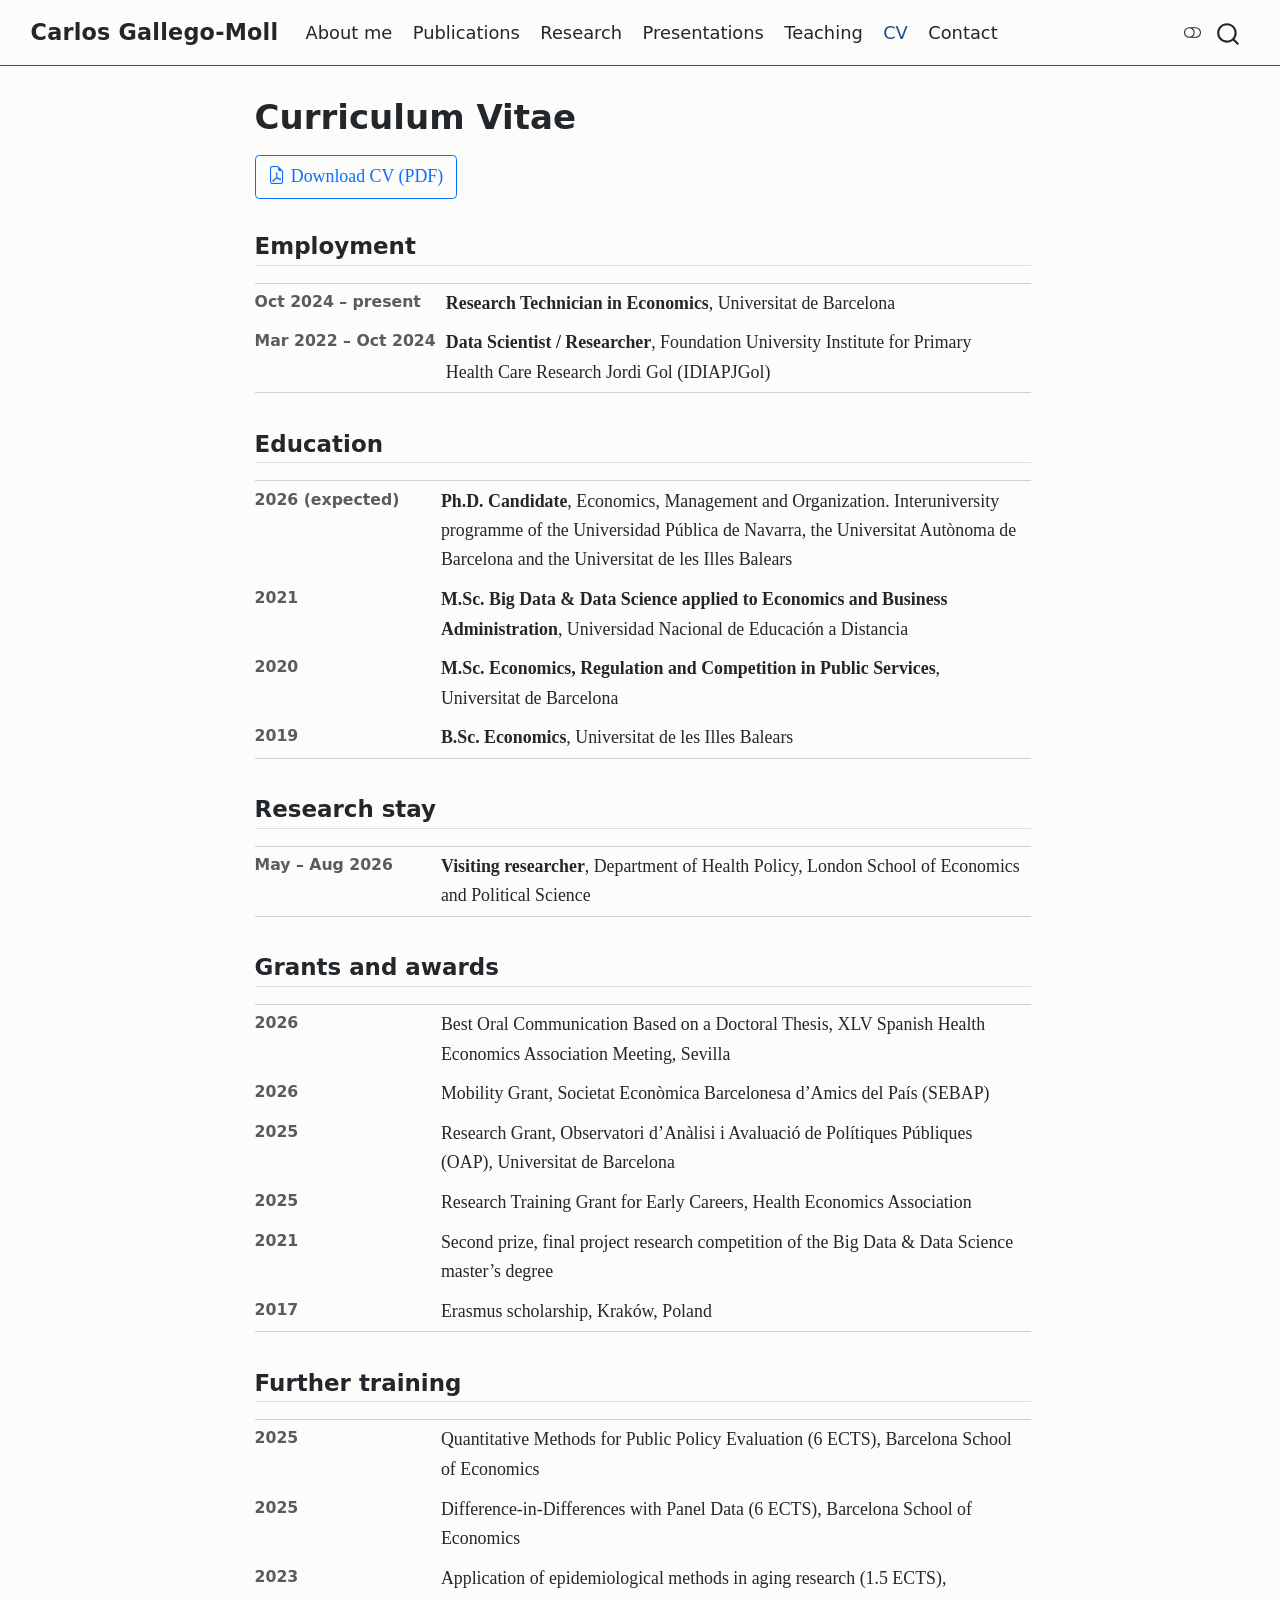
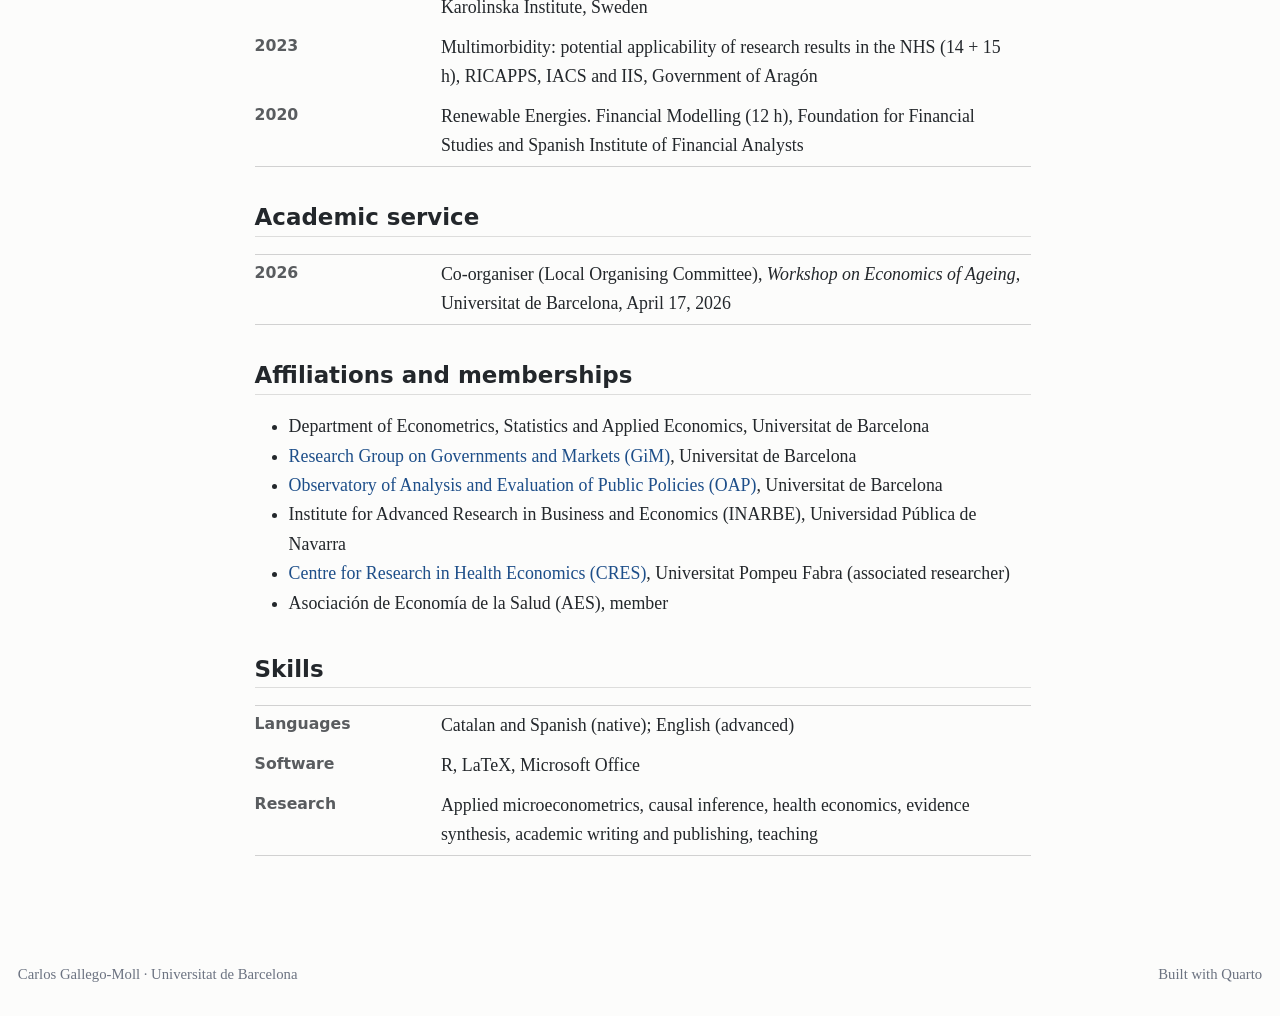
<file: cv.html>
<!DOCTYPE html>
<html xmlns="http://www.w3.org/1999/xhtml" lang="en" xml:lang="en"><head>

<meta charset="utf-8">
<meta name="generator" content="quarto-1.10.19">

<meta name="viewport" content="width=device-width, initial-scale=1.0, user-scalable=yes">

<meta name="description" content="Education, employment, grants and academic service of Carlos Gallego-Moll.">

<title>Curriculum Vitae – Carlos Gallego-Moll | Economist</title>
<style>
/* Default styles provided by pandoc.
** See https://pandoc.org/MANUAL.html#variables-for-html for config info.
*/
span.smallcaps{font-variant: small-caps;}
div.columns{display: flex; gap: 1.5em;}
div.column{flex: auto;}
@media screen {
div.columns{gap: min(4vw, 1.5em);}
div.column{overflow-x: auto;}
}
div.hanging-indent{margin-left: 1.5em; text-indent: -1.5em;}
ul.task-list{list-style: none;}
ul.task-list li input[type="checkbox"] {
  width: 0.8em;
  margin: 0 0.8em 0.2em -1em; /* quarto-specific, see https://github.com/quarto-dev/quarto-cli/issues/4556 */ 
  vertical-align: middle;
}
</style>


<script src="site_libs/quarto-nav/quarto-nav.js"></script>
<script src="site_libs/quarto-nav/headroom.min.js"></script>
<script src="site_libs/clipboard/clipboard.min.js"></script>
<script src="site_libs/quarto-search/autocomplete.umd.js"></script>
<script src="site_libs/quarto-search/fuse.min.js"></script>
<script src="site_libs/quarto-search/quarto-search.js"></script>
<meta name="quarto:offset" content="./">
<link href="./assets/favicon.svg" rel="icon" type="image/svg+xml">
<script src="site_libs/quarto-html/quarto.js" type="module"></script>
<script src="site_libs/quarto-html/tabsets/tabsets.js" type="module"></script>
<script src="site_libs/quarto-html/popper.min.js"></script>
<script src="site_libs/quarto-html/tippy.umd.min.js"></script>
<script src="site_libs/quarto-html/anchor.min.js"></script>
<link href="site_libs/quarto-html/tippy.css" rel="stylesheet">
<link href="site_libs/quarto-html/quarto-syntax-highlighting-bf27225e3a48a9273f3daa8f8e829971.css" rel="stylesheet" class="quarto-color-scheme" id="quarto-text-highlighting-styles">
<link href="site_libs/quarto-html/quarto-syntax-highlighting-dark-b626d73c4c936ccc3cb08be7d45d1df6.css" rel="stylesheet" class="quarto-color-scheme quarto-color-alternate" id="quarto-text-highlighting-styles">
<link href="site_libs/quarto-html/quarto-syntax-highlighting-bf27225e3a48a9273f3daa8f8e829971.css" rel="stylesheet" class="quarto-color-scheme-extra" id="quarto-text-highlighting-styles">
<script src="site_libs/bootstrap/bootstrap.min.js"></script>
<link href="site_libs/bootstrap/bootstrap-icons.css" rel="stylesheet">
<link href="site_libs/bootstrap/bootstrap-c5fb17006b5dd4b1241c28dac38ae5bd.min.css" rel="stylesheet" append-hash="true" class="quarto-color-scheme" id="quarto-bootstrap" data-mode="light">
<link href="site_libs/bootstrap/bootstrap-dark-a0b827db1432d1d05c0233738fae65d0.min.css" rel="stylesheet" append-hash="true" class="quarto-color-scheme quarto-color-alternate" id="quarto-bootstrap" data-mode="dark">
<link href="site_libs/bootstrap/bootstrap-c5fb17006b5dd4b1241c28dac38ae5bd.min.css" rel="stylesheet" append-hash="true" class="quarto-color-scheme-extra" id="quarto-bootstrap" data-mode="light">
<script id="quarto-search-options" type="application/json">{
  "location": "navbar",
  "copy-button": false,
  "collapse-after": 3,
  "panel-placement": "end",
  "type": "overlay",
  "limit": 50,
  "keyboard-shortcut": [
    "f",
    "/",
    "s"
  ],
  "show-item-context": false,
  "language": {
    "search-no-results-text": "No results",
    "search-matching-documents-text": "matching documents",
    "search-copy-link-title": "Copy link to search",
    "search-hide-matches-text": "Hide additional matches",
    "search-more-match-text": "more match in this document",
    "search-more-matches-text": "more matches in this document",
    "search-clear-button-title": "Clear",
    "search-text-placeholder": "",
    "search-detached-cancel-button-title": "Cancel",
    "search-submit-button-title": "Submit",
    "search-label": "Search"
  }
}</script>
<style>html{ scroll-behavior: smooth; }</style>
<script type="application/ld+json">

{

  "@context": "https://schema.org",

  "@type": "Person",

  "name": "Carlos Gallego-Moll",

  "alternateName": ["Carlos Gallego", "Carlos Gallego Moll"],

  "url": "https://cgallegom.github.io/",

  "image": "https://cgallegom.github.io/assets/photo.jpg",

  "jobTitle": "Research Technician in Economics",

  "description": "Economist working on applied microeconometrics, machine learning and causal inference for health and public policy questions.",

  "affiliation": [

    { "@type": "CollegeOrUniversity", "name": "Universitat de Barcelona", "url": "https://www.ub.edu" }

  ],

  "alumniOf": [

    { "@type": "CollegeOrUniversity", "name": "Universitat de Barcelona" },

    { "@type": "CollegeOrUniversity", "name": "Universitat de les Illes Balears" },

    { "@type": "CollegeOrUniversity", "name": "Universidad Nacional de Educación a Distancia" }

  ],

  "knowsAbout": ["Health economics", "Applied microeconometrics", "Machine learning", "Causal inference", "Difference-in-differences", "Hospital quality and efficiency", "Primary care", "Multimorbidity"],

  "sameAs": [

    "https://orcid.org/0000-0001-7215-4584",

    "https://scholar.google.com/citations?user=HgohTeMAAAAJ",

    "https://www.linkedin.com/in/carlos-gallego-economist-datascientist/",

    "https://github.com/cgallegom"

  ]

}

</script>



<link rel="stylesheet" href="styles.css">
<meta property="og:title" content="Curriculum Vitae – Carlos Gallego-Moll | Economist">
<meta property="og:description" content="Education, employment, grants and academic service of Carlos Gallego-Moll.">
<meta property="og:image" content="https://cgallegom.github.io/assets/photo.jpg">
<meta property="og:site_name" content="Carlos Gallego-Moll | Economist">
<meta name="twitter:title" content="Curriculum Vitae – Carlos Gallego-Moll | Economist">
<meta name="twitter:description" content="Education, employment, grants and academic service of Carlos Gallego-Moll.">
<meta name="twitter:image" content="https://cgallegom.github.io/assets/photo.jpg">
<meta name="twitter:card" content="summary_large_image">
</head>

<body class="nav-fixed fullcontent quarto-light"><script id="quarto-html-before-body" type="application/javascript">
    const toggleBodyColorMode = (bsSheetEl) => {
      const mode = bsSheetEl.getAttribute("data-mode");
      const bodyEl = window.document.querySelector("body");
      if (mode === "dark") {
        bodyEl.classList.add("quarto-dark");
        bodyEl.classList.remove("quarto-light");
      } else {
        bodyEl.classList.add("quarto-light");
        bodyEl.classList.remove("quarto-dark");
      }
    }
    const toggleBodyColorPrimary = () => {
      const bsSheetEl = window.document.querySelector("link#quarto-bootstrap:not([rel=disabled-stylesheet])");
      if (bsSheetEl) {
        toggleBodyColorMode(bsSheetEl);
      }
    }
    const setColorSchemeToggle = (alternate) => {
      const toggles = window.document.querySelectorAll('.quarto-color-scheme-toggle');
      for (let i=0; i < toggles.length; i++) {
        const toggle = toggles[i];
        if (toggle) {
          if (alternate) {
            toggle.classList.add("alternate");
          } else {
            toggle.classList.remove("alternate");
          }
        }
      }
    };
    const toggleColorMode = (alternate) => {
      // Switch the stylesheets
      const primaryStylesheets = window.document.querySelectorAll('link.quarto-color-scheme:not(.quarto-color-alternate)');
      const alternateStylesheets = window.document.querySelectorAll('link.quarto-color-scheme.quarto-color-alternate');
      manageTransitions('#quarto-margin-sidebar .nav-link', false);
      if (alternate) {
        // note: dark is layered on light, we don't disable primary!
        enableStylesheet(alternateStylesheets);
        for (const sheetNode of alternateStylesheets) {
          if (sheetNode.id === "quarto-bootstrap") {
            toggleBodyColorMode(sheetNode);
          }
        }
      } else {
        disableStylesheet(alternateStylesheets);
        enableStylesheet(primaryStylesheets)
        toggleBodyColorPrimary();
      }
      manageTransitions('#quarto-margin-sidebar .nav-link', true);
      // Switch the toggles
      setColorSchemeToggle(alternate)
      // Hack to workaround the fact that safari doesn't
      // properly recolor the scrollbar when toggling (#1455)
      if (navigator.userAgent.indexOf('Safari') > 0 && navigator.userAgent.indexOf('Chrome') == -1) {
        manageTransitions("body", false);
        window.scrollTo(0, 1);
        setTimeout(() => {
          window.scrollTo(0, 0);
          manageTransitions("body", true);
        }, 40);
      }
    }
    const disableStylesheet = (stylesheets) => {
      for (let i=0; i < stylesheets.length; i++) {
        const stylesheet = stylesheets[i];
        stylesheet.rel = 'disabled-stylesheet';
      }
    }
    const enableStylesheet = (stylesheets) => {
      for (let i=0; i < stylesheets.length; i++) {
        const stylesheet = stylesheets[i];
        if(stylesheet.rel !== 'stylesheet') { // for Chrome, which will still FOUC without this check
          stylesheet.rel = 'stylesheet';
        }
      }
    }
    const manageTransitions = (selector, allowTransitions) => {
      const els = window.document.querySelectorAll(selector);
      for (let i=0; i < els.length; i++) {
        const el = els[i];
        if (allowTransitions) {
          el.classList.remove('notransition');
        } else {
          el.classList.add('notransition');
        }
      }
    }
    const isFileUrl = () => {
      return window.location.protocol === 'file:';
    }
    const hasAlternateSentinel = () => {
      let styleSentinel = getColorSchemeSentinel();
      if (styleSentinel !== null) {
        return styleSentinel === "alternate";
      } else {
        return false;
      }
    }
    const setStyleSentinel = (alternate) => {
      const value = alternate ? "alternate" : "default";
      if (!isFileUrl()) {
        window.localStorage.setItem("quarto-color-scheme", value);
      } else {
        localAlternateSentinel = value;
      }
    }
    const getColorSchemeSentinel = () => {
      if (!isFileUrl()) {
        const storageValue = window.localStorage.getItem("quarto-color-scheme");
        return storageValue != null ? storageValue : localAlternateSentinel;
      } else {
        return localAlternateSentinel;
      }
    }
    const toggleGiscusIfUsed = (isAlternate, darkModeDefault) => {
      const baseTheme = document.querySelector('#giscus-base-theme')?.value ?? 'light';
      const alternateTheme = document.querySelector('#giscus-alt-theme')?.value ?? 'dark';
      let newTheme = '';
      if(authorPrefersDark) {
        newTheme = isAlternate ? baseTheme : alternateTheme;
      } else {
        newTheme = isAlternate ? alternateTheme : baseTheme;
      }
      const changeGiscusTheme = () => {
        // From: https://github.com/giscus/giscus/issues/336
        const sendMessage = (message) => {
          const iframe = document.querySelector('iframe.giscus-frame');
          if (!iframe) return;
          iframe.contentWindow.postMessage({ giscus: message }, 'https://giscus.app');
        }
        sendMessage({
          setConfig: {
            theme: newTheme
          }
        });
      }
      const isGiscussLoaded = window.document.querySelector('iframe.giscus-frame') !== null;
      if (isGiscussLoaded) {
        changeGiscusTheme();
      }
    };
    const authorPrefersDark = false;
    const queryPrefersDark = window.matchMedia('(prefers-color-scheme: dark)');
    const darkModeDefault = queryPrefersDark.matches;
      document.querySelector('link#quarto-text-highlighting-styles.quarto-color-scheme-extra').rel = 'disabled-stylesheet';
      document.querySelector('link#quarto-bootstrap.quarto-color-scheme-extra').rel = 'disabled-stylesheet';
    let localAlternateSentinel = darkModeDefault ? 'alternate' : 'default';
    // Dark / light mode switch
    window.quartoToggleColorScheme = () => {
      // Read the current dark / light value
      let toAlternate = !hasAlternateSentinel();
      toggleColorMode(toAlternate);
      setStyleSentinel(toAlternate);
      toggleGiscusIfUsed(toAlternate, darkModeDefault);
      window.dispatchEvent(new Event('resize'));
    };
    queryPrefersDark.addEventListener("change", e => {
      if(window.localStorage.getItem("quarto-color-scheme") !== null)
        return;
      const alternate = e.matches
      toggleColorMode(alternate);
      localAlternateSentinel = e.matches ? 'alternate' : 'default'; // this is used alongside local storage!
      toggleGiscusIfUsed(alternate, darkModeDefault);
    });
    // Switch to dark mode if need be
    if (hasAlternateSentinel()) {
      toggleColorMode(true);
    } else {
      toggleColorMode(false);
    }
  </script>

<div id="quarto-search-results"></div>
  <header id="quarto-header" class="headroom fixed-top">
    <nav class="navbar navbar-expand-lg border-bottom" data-bs-theme="dark">
      <div class="navbar-container container-fluid">
      <div class="navbar-brand-container mx-auto">
    <a class="navbar-brand" href="./index.html">
    <span class="navbar-title">Carlos Gallego-Moll</span>
    </a>
  </div>
            <div id="quarto-search" class="" title="Search"></div>
          <button class="navbar-toggler" type="button" data-bs-toggle="collapse" data-bs-target="#navbarCollapse" aria-controls="navbarCollapse" role="menu" aria-expanded="false" aria-label="Toggle navigation" onclick="if (window.quartoToggleHeadroom) { window.quartoToggleHeadroom(); }">
  <span class="navbar-toggler-icon"></span>
</button>
          <div class="collapse navbar-collapse" id="navbarCollapse">
            <ul class="navbar-nav navbar-nav-scroll me-auto">
  <li class="nav-item">
    <a class="nav-link" href="./index.html"> 
<span class="menu-text">About me</span></a>
  </li>  
  <li class="nav-item">
    <a class="nav-link" href="./publications.html"> 
<span class="menu-text">Publications</span></a>
  </li>  
  <li class="nav-item">
    <a class="nav-link" href="./research.html"> 
<span class="menu-text">Research</span></a>
  </li>  
  <li class="nav-item">
    <a class="nav-link" href="./presentations.html"> 
<span class="menu-text">Presentations</span></a>
  </li>  
  <li class="nav-item">
    <a class="nav-link" href="./teaching.html"> 
<span class="menu-text">Teaching</span></a>
  </li>  
  <li class="nav-item">
    <a class="nav-link active" href="./cv.html" aria-current="page"> 
<span class="menu-text">CV</span></a>
  </li>  
  <li class="nav-item">
    <a class="nav-link" href="./contact.html"> 
<span class="menu-text">Contact</span></a>
  </li>  
</ul>
          </div> <!-- /navcollapse -->
            <div class="quarto-navbar-tools">
  <a href="" class="quarto-color-scheme-toggle quarto-navigation-tool  px-1" onclick="window.quartoToggleColorScheme(); return false;" title="Toggle dark mode"><i class="bi"></i></a>
</div>
      </div> <!-- /container-fluid -->
    </nav>
</header>
<!-- content -->
<div id="quarto-content" class="quarto-container page-columns page-rows-contents page-layout-article page-navbar">
<!-- sidebar -->
<!-- margin-sidebar -->
    
<!-- main -->
<main class="content" id="quarto-document-content">


<header id="title-block-header" class="quarto-title-block default">
<div class="quarto-title">
<h1 class="title">Curriculum Vitae</h1>
</div>

<div>
  <div class="description">
    Education, employment, grants and academic service of Carlos Gallego-Moll.
  </div>
</div>


<div class="quarto-title-meta">

    
  
    
  </div>
  


</header>


<!-- The PDF is the job market CV, built from
     candidatures/EconJobMarket_2026-27/_comun/CV/cv-ejm.tex. Keep the file name
     stable: the PDF itself links here as its "latest version". -->
<p><a href="Carlos_Gallego-Moll_CV.pdf" class="btn btn-outline-primary"><span class="bi bi-file-earmark-pdf"></span> Download CV (PDF)</a></p>
<section id="employment" class="level2">
<h2 class="anchored" data-anchor-id="employment">Employment</h2>
<table class="cv-table caption-top table">
<colgroup>
<col style="width: 24%">
<col style="width: 76%">
</colgroup>
<tbody>
<tr class="odd">
<td>Oct 2024 – present</td>
<td><strong>Research Technician in Economics</strong>, Universitat de Barcelona</td>
</tr>
<tr class="even">
<td>Mar 2022 – Oct 2024</td>
<td><strong>Data Scientist / Researcher</strong>, Foundation University Institute for Primary Health Care Research Jordi Gol (IDIAPJGol)</td>
</tr>
</tbody>
</table>
</section>
<section id="education" class="level2">
<h2 class="anchored" data-anchor-id="education">Education</h2>
<table class="cv-table caption-top table">
<colgroup>
<col style="width: 24%">
<col style="width: 76%">
</colgroup>
<tbody>
<tr class="odd">
<td>2026 (expected)</td>
<td><strong>Ph.D.&nbsp;Candidate</strong>, Economics, Management and Organization. Interuniversity programme of the Universidad Pública de Navarra, the Universitat Autònoma de Barcelona and the Universitat de les Illes Balears</td>
</tr>
<tr class="even">
<td>2021</td>
<td><strong>M.Sc. Big Data &amp; Data Science applied to Economics and Business Administration</strong>, Universidad Nacional de Educación a Distancia</td>
</tr>
<tr class="odd">
<td>2020</td>
<td><strong>M.Sc. Economics, Regulation and Competition in Public Services</strong>, Universitat de Barcelona</td>
</tr>
<tr class="even">
<td>2019</td>
<td><strong>B.Sc. Economics</strong>, Universitat de les Illes Balears</td>
</tr>
</tbody>
</table>
</section>
<section id="research-stay" class="level2">
<h2 class="anchored" data-anchor-id="research-stay">Research stay</h2>
<table class="cv-table caption-top table">
<colgroup>
<col style="width: 24%">
<col style="width: 76%">
</colgroup>
<tbody>
<tr class="odd">
<td>May – Aug 2026</td>
<td><strong>Visiting researcher</strong>, Department of Health Policy, London School of Economics and Political Science</td>
</tr>
</tbody>
</table>
</section>
<section id="grants-and-awards" class="level2">
<h2 class="anchored" data-anchor-id="grants-and-awards">Grants and awards</h2>
<table class="cv-table caption-top table">
<colgroup>
<col style="width: 24%">
<col style="width: 76%">
</colgroup>
<tbody>
<tr class="odd">
<td>2026</td>
<td>Best Oral Communication Based on a Doctoral Thesis, XLV Spanish Health Economics Association Meeting, Sevilla</td>
</tr>
<tr class="even">
<td>2026</td>
<td>Mobility Grant, Societat Econòmica Barcelonesa d’Amics del País (SEBAP)</td>
</tr>
<tr class="odd">
<td>2025</td>
<td>Research Grant, Observatori d’Anàlisi i Avaluació de Polítiques Públiques (OAP), Universitat de Barcelona</td>
</tr>
<tr class="even">
<td>2025</td>
<td>Research Training Grant for Early Careers, Health Economics Association</td>
</tr>
<tr class="odd">
<td>2021</td>
<td>Second prize, final project research competition of the Big Data &amp; Data Science master’s degree</td>
</tr>
<tr class="even">
<td>2017</td>
<td>Erasmus scholarship, Kraków, Poland</td>
</tr>
</tbody>
</table>
</section>
<section id="further-training" class="level2">
<h2 class="anchored" data-anchor-id="further-training">Further training</h2>
<table class="cv-table caption-top table">
<colgroup>
<col style="width: 24%">
<col style="width: 76%">
</colgroup>
<tbody>
<tr class="odd">
<td>2025</td>
<td>Quantitative Methods for Public Policy Evaluation (6 ECTS), Barcelona School of Economics</td>
</tr>
<tr class="even">
<td>2025</td>
<td>Difference-in-Differences with Panel Data (6 ECTS), Barcelona School of Economics</td>
</tr>
<tr class="odd">
<td>2023</td>
<td>Application of epidemiological methods in aging research (1.5 ECTS), Karolinska Institute, Sweden</td>
</tr>
<tr class="even">
<td>2023</td>
<td>Multimorbidity: potential applicability of research results in the NHS (14 + 15 h), RICAPPS, IACS and IIS, Government of Aragón</td>
</tr>
<tr class="odd">
<td>2020</td>
<td>Renewable Energies. Financial Modelling (12 h), Foundation for Financial Studies and Spanish Institute of Financial Analysts</td>
</tr>
</tbody>
</table>
</section>
<section id="academic-service" class="level2">
<h2 class="anchored" data-anchor-id="academic-service">Academic service</h2>
<table class="cv-table caption-top table">
<colgroup>
<col style="width: 24%">
<col style="width: 76%">
</colgroup>
<tbody>
<tr class="odd">
<td>2026</td>
<td>Co-organiser (Local Organising Committee), <em>Workshop on Economics of Ageing</em>, Universitat de Barcelona, April 17, 2026</td>
</tr>
</tbody>
</table>
</section>
<section id="affiliations-and-memberships" class="level2">
<h2 class="anchored" data-anchor-id="affiliations-and-memberships">Affiliations and memberships</h2>
<ul>
<li>Department of Econometrics, Statistics and Applied Economics, Universitat de Barcelona</li>
<li><a href="https://www.ub.edu/gim/">Research Group on Governments and Markets (GiM)</a>, Universitat de Barcelona</li>
<li><a href="https://www.ub.edu/oap/membres/">Observatory of Analysis and Evaluation of Public Policies (OAP)</a>, Universitat de Barcelona</li>
<li>Institute for Advanced Research in Business and Economics (INARBE), Universidad Pública de Navarra</li>
<li><a href="https://www.upf.edu/web/cres/investigadors-associats/-/asset_publisher/hPWH34g7unc2/content/gallego-moll-carlos">Centre for Research in Health Economics (CRES)</a>, Universitat Pompeu Fabra (associated researcher)</li>
<li>Asociación de Economía de la Salud (AES), member</li>
</ul>
</section>
<section id="skills" class="level2">
<h2 class="anchored" data-anchor-id="skills">Skills</h2>
<table class="cv-table caption-top table">
<colgroup>
<col style="width: 24%">
<col style="width: 76%">
</colgroup>
<tbody>
<tr class="odd">
<td>Languages</td>
<td>Catalan and Spanish (native); English (advanced)</td>
</tr>
<tr class="even">
<td>Software</td>
<td>R, LaTeX, Microsoft Office</td>
</tr>
<tr class="odd">
<td>Research</td>
<td>Applied microeconometrics, causal inference, health economics, evidence synthesis, academic writing and publishing, teaching</td>
</tr>
</tbody>
</table>


</section>

<a onclick="window.scrollTo(0, 0); return false;" role="button" id="quarto-back-to-top"><i class="bi bi-arrow-up"></i> Back to top</a></main> <!-- /main -->
<script id="quarto-html-after-body" type="application/javascript">
  window.document.addEventListener("DOMContentLoaded", function (event) {
    // Ensure there is a toggle, if there isn't float one in the top right
    if (window.document.querySelector('.quarto-color-scheme-toggle') === null) {
      const a = window.document.createElement('a');
      a.classList.add('top-right');
      a.classList.add('quarto-color-scheme-toggle');
      a.href = "";
      a.onclick = function() { try { window.quartoToggleColorScheme(); } catch {} return false; };
      const i = window.document.createElement("i");
      i.classList.add('bi');
      a.appendChild(i);
      window.document.body.appendChild(a);
    }
    setColorSchemeToggle(hasAlternateSentinel())
    const icon = "";
    const anchorJS = new window.AnchorJS();
    anchorJS.options = {
      placement: 'right',
      icon: icon
    };
    anchorJS.add('.anchored');
    const isCodeAnnotation = (el) => {
      for (const clz of el.classList) {
        if (clz.startsWith('code-annotation-')) {                     
          return true;
        }
      }
      return false;
    }
    const onCopySuccess = function(e) {
      // button target
      const button = e.trigger;
      // don't keep focus
      button.blur();
      // flash "checked"
      button.classList.add('code-copy-button-checked');
      var currentTitle = button.getAttribute("title");
      button.setAttribute("title", "Copied!");
      let tooltip;
      if (window.bootstrap) {
        button.setAttribute("data-bs-toggle", "tooltip");
        button.setAttribute("data-bs-placement", "left");
        button.setAttribute("data-bs-title", "Copied!");
        tooltip = new bootstrap.Tooltip(button, 
          { trigger: "manual", 
            customClass: "code-copy-button-tooltip",
            offset: [0, -8]});
        tooltip.show();    
      }
      setTimeout(function() {
        if (tooltip) {
          tooltip.hide();
          button.removeAttribute("data-bs-title");
          button.removeAttribute("data-bs-toggle");
          button.removeAttribute("data-bs-placement");
        }
        button.setAttribute("title", currentTitle);
        button.classList.remove('code-copy-button-checked');
      }, 1000);
      // clear code selection
      e.clearSelection();
    }
    const getTextToCopy = function(trigger) {
      const outerScaffold = trigger.parentElement.cloneNode(true);
      const codeEl = outerScaffold.querySelector('code');
      for (const childEl of codeEl.children) {
        if (isCodeAnnotation(childEl)) {
          childEl.remove();
        }
      }
      return codeEl.innerText;
    }
    const clipboard = new window.ClipboardJS('.code-copy-button:not([data-in-quarto-modal])', {
      text: getTextToCopy
    });
    clipboard.on('success', onCopySuccess);
    if (window.document.getElementById('quarto-embedded-source-code-modal')) {
      const clipboardModal = new window.ClipboardJS('.code-copy-button[data-in-quarto-modal]', {
        text: getTextToCopy,
        container: window.document.getElementById('quarto-embedded-source-code-modal')
      });
      clipboardModal.on('success', onCopySuccess);
    }
      var localhostRegex = new RegExp(/^(?:http|https):\/\/localhost\:?[0-9]*\//);
      var mailtoRegex = new RegExp(/^mailto:/);
        var filterRegex = new RegExp("https:\/\/cgallegom\.github\.io");
      var isInternal = (href) => {
          return filterRegex.test(href) || localhostRegex.test(href) || mailtoRegex.test(href);
      }
      // Inspect non-navigation links and adorn them if external
     var links = window.document.querySelectorAll('a[href]:not(.nav-link):not(.navbar-brand):not(.toc-action):not(.sidebar-link):not(.sidebar-item-toggle):not(.pagination-link):not(.no-external):not([aria-hidden]):not(.dropdown-item):not(.quarto-navigation-tool):not(.about-link)');
      for (var i=0; i<links.length; i++) {
        const link = links[i];
        if (!isInternal(link.href)) {
          // undo the damage that might have been done by quarto-nav.js in the case of
          // links that we want to consider external
          if (link.dataset.originalHref !== undefined) {
            link.href = link.dataset.originalHref;
          }
            // target, if specified
            link.setAttribute("target", "_blank");
            if (link.getAttribute("rel") === null) {
              link.setAttribute("rel", "noopener");
            }
        }
      }
    function tippyHover(el, contentFn, onTriggerFn, onUntriggerFn) {
      const config = {
        allowHTML: true,
        maxWidth: 500,
        delay: 100,
        arrow: false,
        appendTo: function(el) {
            return el.parentElement;
        },
        interactive: true,
        interactiveBorder: 10,
        theme: 'quarto',
        placement: 'bottom-start',
      };
      if (contentFn) {
        config.content = contentFn;
      }
      if (onTriggerFn) {
        config.onTrigger = onTriggerFn;
      }
      if (onUntriggerFn) {
        config.onUntrigger = onUntriggerFn;
      }
      window.tippy(el, config); 
    }
    const noterefs = window.document.querySelectorAll('a[role="doc-noteref"]');
    for (var i=0; i<noterefs.length; i++) {
      const ref = noterefs[i];
      tippyHover(ref, function() {
        // use id or data attribute instead here
        let href = ref.getAttribute('data-footnote-href') || ref.getAttribute('href');
        try { href = new URL(href).hash; } catch {}
        const id = href.replace(/^#\/?/, "");
        const note = window.document.getElementById(id);
        if (note) {
          return note.innerHTML;
        } else {
          return "";
        }
      });
    }
    const xrefs = window.document.querySelectorAll('a.quarto-xref');
    const processXRef = (id, note) => {
      // Strip column container classes
      const stripColumnClz = (el) => {
        el.classList.remove("page-full", "page-columns");
        if (el.children) {
          for (const child of el.children) {
            stripColumnClz(child);
          }
        }
      }
      stripColumnClz(note)
      if (id === null || id.startsWith('sec-')) {
        // Special case sections, only their first couple elements
        const container = document.createElement("div");
        if (note.children && note.children.length > 2) {
          container.appendChild(note.children[0].cloneNode(true));
          for (let i = 1; i < note.children.length; i++) {
            const child = note.children[i];
            if (child.tagName === "P" && child.innerText === "") {
              continue;
            } else {
              container.appendChild(child.cloneNode(true));
              break;
            }
          }
          if (window.Quarto?.typesetMath) {
            window.Quarto.typesetMath(container);
          }
          return container.innerHTML
        } else {
          if (window.Quarto?.typesetMath) {
            window.Quarto.typesetMath(note);
          }
          return note.innerHTML;
        }
      } else {
        // Remove any anchor links if they are present
        const anchorLink = note.querySelector('a.anchorjs-link');
        if (anchorLink) {
          anchorLink.remove();
        }
        if (window.Quarto?.typesetMath) {
          window.Quarto.typesetMath(note);
        }
        if (note.classList.contains("callout")) {
          return note.outerHTML;
        } else {
          return note.innerHTML;
        }
      }
    }
    for (var i=0; i<xrefs.length; i++) {
      const xref = xrefs[i];
      tippyHover(xref, undefined, function(instance) {
        instance.disable();
        let url = xref.getAttribute('href');
        let hash = undefined; 
        if (url.startsWith('#')) {
          hash = url;
        } else {
          try { hash = new URL(url).hash; } catch {}
        }
        if (hash) {
          const id = hash.replace(/^#\/?/, "");
          const note = window.document.getElementById(id);
          if (note !== null) {
            try {
              const html = processXRef(id, note.cloneNode(true));
              instance.setContent(html);
            } finally {
              instance.enable();
              instance.show();
            }
          } else {
            // See if we can fetch this
            fetch(url.split('#')[0])
            .then(res => res.text())
            .then(html => {
              const parser = new DOMParser();
              const htmlDoc = parser.parseFromString(html, "text/html");
              const note = htmlDoc.getElementById(id);
              if (note !== null) {
                const html = processXRef(id, note);
                instance.setContent(html);
              } 
            }).finally(() => {
              instance.enable();
              instance.show();
            });
          }
        } else {
          // See if we can fetch a full url (with no hash to target)
          // This is a special case and we should probably do some content thinning / targeting
          fetch(url)
          .then(res => res.text())
          .then(html => {
            const parser = new DOMParser();
            const htmlDoc = parser.parseFromString(html, "text/html");
            const note = htmlDoc.querySelector('main.content');
            if (note !== null) {
              // This should only happen for chapter cross references
              // (since there is no id in the URL)
              // remove the first header
              if (note.children.length > 0 && note.children[0].tagName === "HEADER") {
                note.children[0].remove();
              }
              const html = processXRef(null, note);
              instance.setContent(html);
            } 
          }).finally(() => {
            instance.enable();
            instance.show();
          });
        }
      }, function(instance) {
      });
    }
        let selectedAnnoteEl;
        const selectorForAnnotation = ( cell, annotation) => {
          let cellAttr = 'data-code-cell="' + cell + '"';
          let lineAttr = 'data-code-annotation="' +  annotation + '"';
          const selector = 'span[' + cellAttr + '][' + lineAttr + ']';
          return selector;
        }
        const selectCodeLines = (annoteEl) => {
          const doc = window.document;
          const targetCell = annoteEl.getAttribute("data-target-cell");
          const targetAnnotation = annoteEl.getAttribute("data-target-annotation");
          const annoteSpan = window.document.querySelector(selectorForAnnotation(targetCell, targetAnnotation));
          const lines = annoteSpan.getAttribute("data-code-lines").split(",");
          const lineIds = lines.map((line) => {
            return targetCell + "-" + line;
          })
          let top = null;
          let height = null;
          let parent = null;
          if (lineIds.length > 0) {
              //compute the position of the single el (top and bottom and make a div)
              const el = window.document.getElementById(lineIds[0]);
              top = el.offsetTop;
              height = el.offsetHeight;
              parent = el.parentElement.parentElement;
            if (lineIds.length > 1) {
              const lastEl = window.document.getElementById(lineIds[lineIds.length - 1]);
              const bottom = lastEl.offsetTop + lastEl.offsetHeight;
              height = bottom - top;
            }
            if (top !== null && height !== null && parent !== null) {
              // cook up a div (if necessary) and position it 
              let div = window.document.getElementById("code-annotation-line-highlight");
              if (div === null) {
                div = window.document.createElement("div");
                div.setAttribute("id", "code-annotation-line-highlight");
                div.style.position = 'absolute';
                parent.appendChild(div);
              }
              div.style.top = top - 2 + "px";
              div.style.height = height + 4 + "px";
              div.style.left = 0;
              let gutterDiv = window.document.getElementById("code-annotation-line-highlight-gutter");
              if (gutterDiv === null) {
                gutterDiv = window.document.createElement("div");
                gutterDiv.setAttribute("id", "code-annotation-line-highlight-gutter");
                gutterDiv.style.position = 'absolute';
                const codeCell = window.document.getElementById(targetCell);
                const gutter = codeCell.querySelector('.code-annotation-gutter');
                gutter.appendChild(gutterDiv);
              }
              gutterDiv.style.top = top - 2 + "px";
              gutterDiv.style.height = height + 4 + "px";
            }
            selectedAnnoteEl = annoteEl;
          }
        };
        const unselectCodeLines = () => {
          const elementsIds = ["code-annotation-line-highlight", "code-annotation-line-highlight-gutter"];
          elementsIds.forEach((elId) => {
            const div = window.document.getElementById(elId);
            if (div) {
              div.remove();
            }
          });
          selectedAnnoteEl = undefined;
        };
          // Handle positioning of the toggle
      window.addEventListener(
        "resize",
        throttle(() => {
          elRect = undefined;
          if (selectedAnnoteEl) {
            selectCodeLines(selectedAnnoteEl);
          }
        }, 10)
      );
      function throttle(fn, ms) {
      let throttle = false;
      let timer;
        return (...args) => {
          if(!throttle) { // first call gets through
              fn.apply(this, args);
              throttle = true;
          } else { // all the others get throttled
              if(timer) clearTimeout(timer); // cancel #2
              timer = setTimeout(() => {
                fn.apply(this, args);
                timer = throttle = false;
              }, ms);
          }
        };
      }
        // Attach click handler to the DT
        const annoteDls = window.document.querySelectorAll('dt[data-target-cell]');
        for (const annoteDlNode of annoteDls) {
          annoteDlNode.addEventListener('click', (event) => {
            const clickedEl = event.target;
            if (clickedEl !== selectedAnnoteEl) {
              unselectCodeLines();
              const activeEl = window.document.querySelector('dt[data-target-cell].code-annotation-active');
              if (activeEl) {
                activeEl.classList.remove('code-annotation-active');
              }
              selectCodeLines(clickedEl);
              clickedEl.classList.add('code-annotation-active');
            } else {
              // Unselect the line
              unselectCodeLines();
              clickedEl.classList.remove('code-annotation-active');
            }
          });
        }
    const findCites = (el) => {
      const parentEl = el.parentElement;
      if (parentEl) {
        const cites = parentEl.dataset.cites;
        if (cites) {
          return {
            el,
            cites: cites.split(' ')
          };
        } else {
          return findCites(el.parentElement)
        }
      } else {
        return undefined;
      }
    };
    var bibliorefs = window.document.querySelectorAll('a[role="doc-biblioref"]');
    for (var i=0; i<bibliorefs.length; i++) {
      const ref = bibliorefs[i];
      const citeInfo = findCites(ref);
      if (citeInfo) {
        tippyHover(citeInfo.el, function() {
          var popup = window.document.createElement('div');
          citeInfo.cites.forEach(function(cite) {
            var citeDiv = window.document.createElement('div');
            citeDiv.classList.add('hanging-indent');
            citeDiv.classList.add('csl-entry');
            var biblioDiv = window.document.getElementById('ref-' + cite);
            if (biblioDiv) {
              citeDiv.innerHTML = biblioDiv.innerHTML;
            }
            popup.appendChild(citeDiv);
          });
          return popup.innerHTML;
        });
      }
    }
  });
  </script>
</div> <!-- /content -->
<footer class="footer">
  <div class="nav-footer">
    <div class="nav-footer-left">
<p>Carlos Gallego-Moll · Universitat de Barcelona</p>
</div>   
    <div class="nav-footer-center">
      &nbsp;
    </div>
    <div class="nav-footer-right">
<p>Built with <a href="https://quarto.org">Quarto</a></p>
</div>
  </div>
</footer>




<script src="site_libs/quarto-html/zenscroll-min.js"></script>
</body></html>
</file>
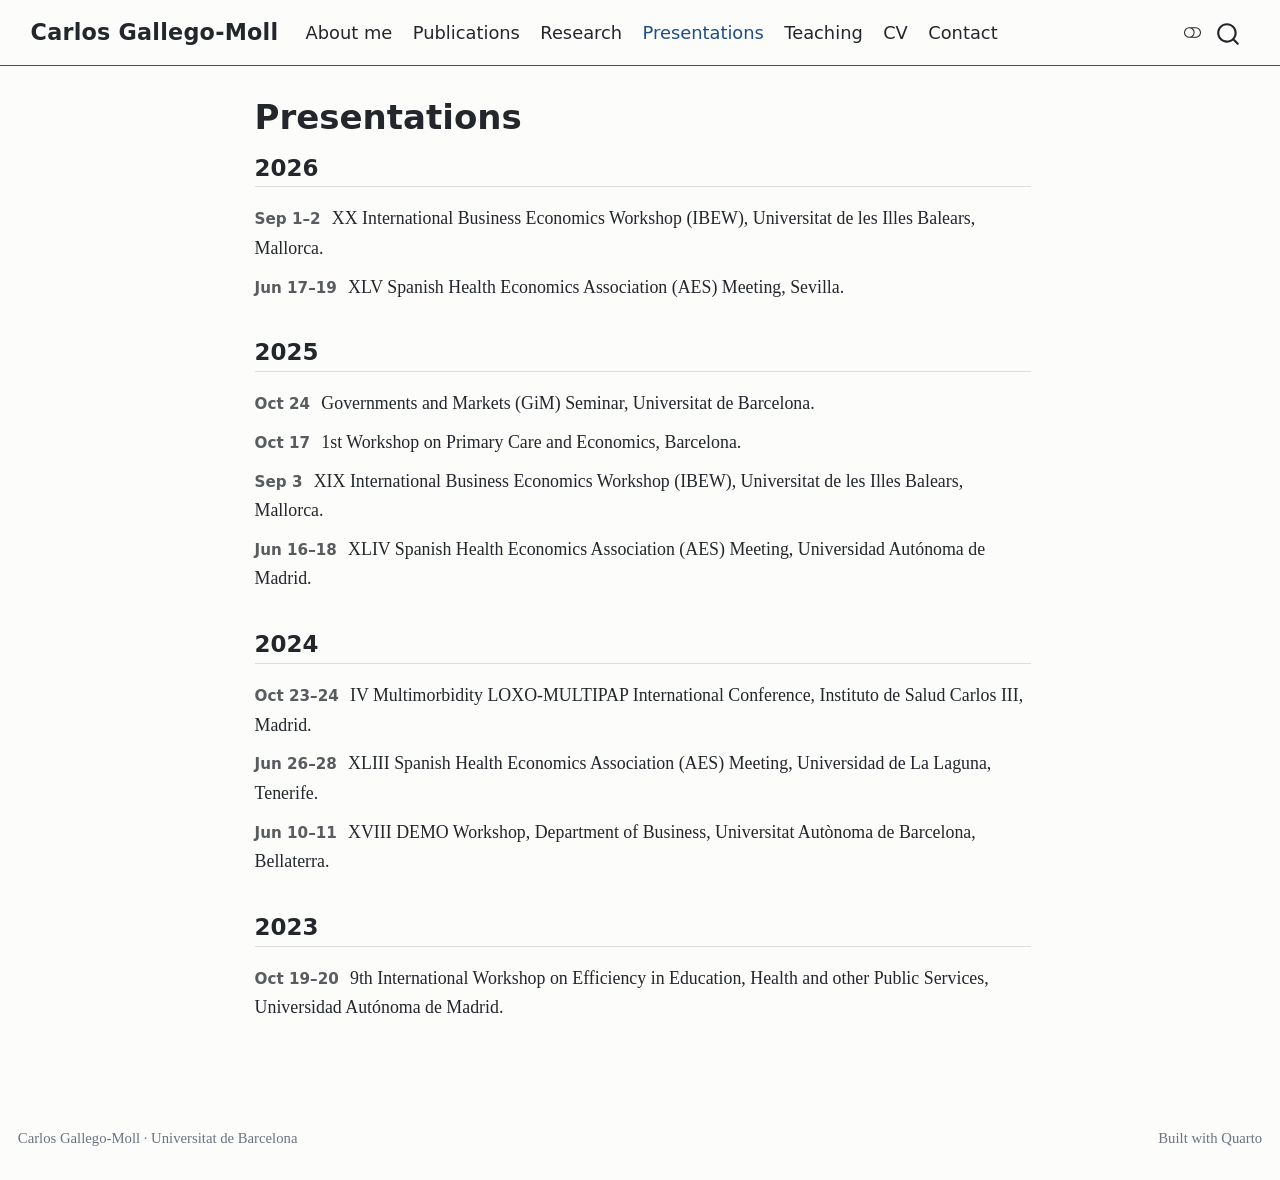
<file: presentations.html>
<!DOCTYPE html>
<html xmlns="http://www.w3.org/1999/xhtml" lang="en" xml:lang="en"><head>

<meta charset="utf-8">
<meta name="generator" content="quarto-1.10.19">

<meta name="viewport" content="width=device-width, initial-scale=1.0, user-scalable=yes">

<meta name="description" content="Conference and seminar presentations by Carlos Gallego-Moll.">

<title>Presentations – Carlos Gallego-Moll | Economist</title>
<style>
/* Default styles provided by pandoc.
** See https://pandoc.org/MANUAL.html#variables-for-html for config info.
*/
span.smallcaps{font-variant: small-caps;}
div.columns{display: flex; gap: 1.5em;}
div.column{flex: auto;}
@media screen {
div.columns{gap: min(4vw, 1.5em);}
div.column{overflow-x: auto;}
}
div.hanging-indent{margin-left: 1.5em; text-indent: -1.5em;}
ul.task-list{list-style: none;}
ul.task-list li input[type="checkbox"] {
  width: 0.8em;
  margin: 0 0.8em 0.2em -1em; /* quarto-specific, see https://github.com/quarto-dev/quarto-cli/issues/4556 */ 
  vertical-align: middle;
}
</style>


<script src="site_libs/quarto-nav/quarto-nav.js"></script>
<script src="site_libs/quarto-nav/headroom.min.js"></script>
<script src="site_libs/clipboard/clipboard.min.js"></script>
<script src="site_libs/quarto-search/autocomplete.umd.js"></script>
<script src="site_libs/quarto-search/fuse.min.js"></script>
<script src="site_libs/quarto-search/quarto-search.js"></script>
<meta name="quarto:offset" content="./">
<link href="./assets/favicon.svg" rel="icon" type="image/svg+xml">
<script src="site_libs/quarto-html/quarto.js" type="module"></script>
<script src="site_libs/quarto-html/tabsets/tabsets.js" type="module"></script>
<script src="site_libs/quarto-html/popper.min.js"></script>
<script src="site_libs/quarto-html/tippy.umd.min.js"></script>
<script src="site_libs/quarto-html/anchor.min.js"></script>
<link href="site_libs/quarto-html/tippy.css" rel="stylesheet">
<link href="site_libs/quarto-html/quarto-syntax-highlighting-bf27225e3a48a9273f3daa8f8e829971.css" rel="stylesheet" class="quarto-color-scheme" id="quarto-text-highlighting-styles">
<link href="site_libs/quarto-html/quarto-syntax-highlighting-dark-b626d73c4c936ccc3cb08be7d45d1df6.css" rel="stylesheet" class="quarto-color-scheme quarto-color-alternate" id="quarto-text-highlighting-styles">
<link href="site_libs/quarto-html/quarto-syntax-highlighting-bf27225e3a48a9273f3daa8f8e829971.css" rel="stylesheet" class="quarto-color-scheme-extra" id="quarto-text-highlighting-styles">
<script src="site_libs/bootstrap/bootstrap.min.js"></script>
<link href="site_libs/bootstrap/bootstrap-icons.css" rel="stylesheet">
<link href="site_libs/bootstrap/bootstrap-c5fb17006b5dd4b1241c28dac38ae5bd.min.css" rel="stylesheet" append-hash="true" class="quarto-color-scheme" id="quarto-bootstrap" data-mode="light">
<link href="site_libs/bootstrap/bootstrap-dark-a0b827db1432d1d05c0233738fae65d0.min.css" rel="stylesheet" append-hash="true" class="quarto-color-scheme quarto-color-alternate" id="quarto-bootstrap" data-mode="dark">
<link href="site_libs/bootstrap/bootstrap-c5fb17006b5dd4b1241c28dac38ae5bd.min.css" rel="stylesheet" append-hash="true" class="quarto-color-scheme-extra" id="quarto-bootstrap" data-mode="light">
<script id="quarto-search-options" type="application/json">{
  "location": "navbar",
  "copy-button": false,
  "collapse-after": 3,
  "panel-placement": "end",
  "type": "overlay",
  "limit": 50,
  "keyboard-shortcut": [
    "f",
    "/",
    "s"
  ],
  "show-item-context": false,
  "language": {
    "search-no-results-text": "No results",
    "search-matching-documents-text": "matching documents",
    "search-copy-link-title": "Copy link to search",
    "search-hide-matches-text": "Hide additional matches",
    "search-more-match-text": "more match in this document",
    "search-more-matches-text": "more matches in this document",
    "search-clear-button-title": "Clear",
    "search-text-placeholder": "",
    "search-detached-cancel-button-title": "Cancel",
    "search-submit-button-title": "Submit",
    "search-label": "Search"
  }
}</script>
<style>html{ scroll-behavior: smooth; }</style>
<script type="application/ld+json">

{

  "@context": "https://schema.org",

  "@type": "Person",

  "name": "Carlos Gallego-Moll",

  "alternateName": ["Carlos Gallego", "Carlos Gallego Moll"],

  "url": "https://cgallegom.github.io/",

  "image": "https://cgallegom.github.io/assets/photo.jpg",

  "jobTitle": "Research Technician in Economics",

  "description": "Economist working on applied microeconometrics, machine learning and causal inference for health and public policy questions.",

  "affiliation": [

    { "@type": "CollegeOrUniversity", "name": "Universitat de Barcelona", "url": "https://www.ub.edu" }

  ],

  "alumniOf": [

    { "@type": "CollegeOrUniversity", "name": "Universitat de Barcelona" },

    { "@type": "CollegeOrUniversity", "name": "Universitat de les Illes Balears" },

    { "@type": "CollegeOrUniversity", "name": "Universidad Nacional de Educación a Distancia" }

  ],

  "knowsAbout": ["Health economics", "Applied microeconometrics", "Machine learning", "Causal inference", "Difference-in-differences", "Hospital quality and efficiency", "Primary care", "Multimorbidity"],

  "sameAs": [

    "https://orcid.org/0000-0001-7215-4584",

    "https://scholar.google.com/citations?user=HgohTeMAAAAJ",

    "https://www.linkedin.com/in/carlos-gallego-economist-datascientist/",

    "https://github.com/cgallegom"

  ]

}

</script>



<link rel="stylesheet" href="styles.css">
<meta property="og:title" content="Presentations – Carlos Gallego-Moll | Economist">
<meta property="og:description" content="Conference and seminar presentations by Carlos Gallego-Moll.">
<meta property="og:image" content="https://cgallegom.github.io/assets/photo.jpg">
<meta property="og:site_name" content="Carlos Gallego-Moll | Economist">
<meta name="twitter:title" content="Presentations – Carlos Gallego-Moll | Economist">
<meta name="twitter:description" content="Conference and seminar presentations by Carlos Gallego-Moll.">
<meta name="twitter:image" content="https://cgallegom.github.io/assets/photo.jpg">
<meta name="twitter:card" content="summary_large_image">
</head>

<body class="nav-fixed fullcontent quarto-light"><script id="quarto-html-before-body" type="application/javascript">
    const toggleBodyColorMode = (bsSheetEl) => {
      const mode = bsSheetEl.getAttribute("data-mode");
      const bodyEl = window.document.querySelector("body");
      if (mode === "dark") {
        bodyEl.classList.add("quarto-dark");
        bodyEl.classList.remove("quarto-light");
      } else {
        bodyEl.classList.add("quarto-light");
        bodyEl.classList.remove("quarto-dark");
      }
    }
    const toggleBodyColorPrimary = () => {
      const bsSheetEl = window.document.querySelector("link#quarto-bootstrap:not([rel=disabled-stylesheet])");
      if (bsSheetEl) {
        toggleBodyColorMode(bsSheetEl);
      }
    }
    const setColorSchemeToggle = (alternate) => {
      const toggles = window.document.querySelectorAll('.quarto-color-scheme-toggle');
      for (let i=0; i < toggles.length; i++) {
        const toggle = toggles[i];
        if (toggle) {
          if (alternate) {
            toggle.classList.add("alternate");
          } else {
            toggle.classList.remove("alternate");
          }
        }
      }
    };
    const toggleColorMode = (alternate) => {
      // Switch the stylesheets
      const primaryStylesheets = window.document.querySelectorAll('link.quarto-color-scheme:not(.quarto-color-alternate)');
      const alternateStylesheets = window.document.querySelectorAll('link.quarto-color-scheme.quarto-color-alternate');
      manageTransitions('#quarto-margin-sidebar .nav-link', false);
      if (alternate) {
        // note: dark is layered on light, we don't disable primary!
        enableStylesheet(alternateStylesheets);
        for (const sheetNode of alternateStylesheets) {
          if (sheetNode.id === "quarto-bootstrap") {
            toggleBodyColorMode(sheetNode);
          }
        }
      } else {
        disableStylesheet(alternateStylesheets);
        enableStylesheet(primaryStylesheets)
        toggleBodyColorPrimary();
      }
      manageTransitions('#quarto-margin-sidebar .nav-link', true);
      // Switch the toggles
      setColorSchemeToggle(alternate)
      // Hack to workaround the fact that safari doesn't
      // properly recolor the scrollbar when toggling (#1455)
      if (navigator.userAgent.indexOf('Safari') > 0 && navigator.userAgent.indexOf('Chrome') == -1) {
        manageTransitions("body", false);
        window.scrollTo(0, 1);
        setTimeout(() => {
          window.scrollTo(0, 0);
          manageTransitions("body", true);
        }, 40);
      }
    }
    const disableStylesheet = (stylesheets) => {
      for (let i=0; i < stylesheets.length; i++) {
        const stylesheet = stylesheets[i];
        stylesheet.rel = 'disabled-stylesheet';
      }
    }
    const enableStylesheet = (stylesheets) => {
      for (let i=0; i < stylesheets.length; i++) {
        const stylesheet = stylesheets[i];
        if(stylesheet.rel !== 'stylesheet') { // for Chrome, which will still FOUC without this check
          stylesheet.rel = 'stylesheet';
        }
      }
    }
    const manageTransitions = (selector, allowTransitions) => {
      const els = window.document.querySelectorAll(selector);
      for (let i=0; i < els.length; i++) {
        const el = els[i];
        if (allowTransitions) {
          el.classList.remove('notransition');
        } else {
          el.classList.add('notransition');
        }
      }
    }
    const isFileUrl = () => {
      return window.location.protocol === 'file:';
    }
    const hasAlternateSentinel = () => {
      let styleSentinel = getColorSchemeSentinel();
      if (styleSentinel !== null) {
        return styleSentinel === "alternate";
      } else {
        return false;
      }
    }
    const setStyleSentinel = (alternate) => {
      const value = alternate ? "alternate" : "default";
      if (!isFileUrl()) {
        window.localStorage.setItem("quarto-color-scheme", value);
      } else {
        localAlternateSentinel = value;
      }
    }
    const getColorSchemeSentinel = () => {
      if (!isFileUrl()) {
        const storageValue = window.localStorage.getItem("quarto-color-scheme");
        return storageValue != null ? storageValue : localAlternateSentinel;
      } else {
        return localAlternateSentinel;
      }
    }
    const toggleGiscusIfUsed = (isAlternate, darkModeDefault) => {
      const baseTheme = document.querySelector('#giscus-base-theme')?.value ?? 'light';
      const alternateTheme = document.querySelector('#giscus-alt-theme')?.value ?? 'dark';
      let newTheme = '';
      if(authorPrefersDark) {
        newTheme = isAlternate ? baseTheme : alternateTheme;
      } else {
        newTheme = isAlternate ? alternateTheme : baseTheme;
      }
      const changeGiscusTheme = () => {
        // From: https://github.com/giscus/giscus/issues/336
        const sendMessage = (message) => {
          const iframe = document.querySelector('iframe.giscus-frame');
          if (!iframe) return;
          iframe.contentWindow.postMessage({ giscus: message }, 'https://giscus.app');
        }
        sendMessage({
          setConfig: {
            theme: newTheme
          }
        });
      }
      const isGiscussLoaded = window.document.querySelector('iframe.giscus-frame') !== null;
      if (isGiscussLoaded) {
        changeGiscusTheme();
      }
    };
    const authorPrefersDark = false;
    const queryPrefersDark = window.matchMedia('(prefers-color-scheme: dark)');
    const darkModeDefault = queryPrefersDark.matches;
      document.querySelector('link#quarto-text-highlighting-styles.quarto-color-scheme-extra').rel = 'disabled-stylesheet';
      document.querySelector('link#quarto-bootstrap.quarto-color-scheme-extra').rel = 'disabled-stylesheet';
    let localAlternateSentinel = darkModeDefault ? 'alternate' : 'default';
    // Dark / light mode switch
    window.quartoToggleColorScheme = () => {
      // Read the current dark / light value
      let toAlternate = !hasAlternateSentinel();
      toggleColorMode(toAlternate);
      setStyleSentinel(toAlternate);
      toggleGiscusIfUsed(toAlternate, darkModeDefault);
      window.dispatchEvent(new Event('resize'));
    };
    queryPrefersDark.addEventListener("change", e => {
      if(window.localStorage.getItem("quarto-color-scheme") !== null)
        return;
      const alternate = e.matches
      toggleColorMode(alternate);
      localAlternateSentinel = e.matches ? 'alternate' : 'default'; // this is used alongside local storage!
      toggleGiscusIfUsed(alternate, darkModeDefault);
    });
    // Switch to dark mode if need be
    if (hasAlternateSentinel()) {
      toggleColorMode(true);
    } else {
      toggleColorMode(false);
    }
  </script>

<div id="quarto-search-results"></div>
  <header id="quarto-header" class="headroom fixed-top">
    <nav class="navbar navbar-expand-lg border-bottom" data-bs-theme="dark">
      <div class="navbar-container container-fluid">
      <div class="navbar-brand-container mx-auto">
    <a class="navbar-brand" href="./index.html">
    <span class="navbar-title">Carlos Gallego-Moll</span>
    </a>
  </div>
            <div id="quarto-search" class="" title="Search"></div>
          <button class="navbar-toggler" type="button" data-bs-toggle="collapse" data-bs-target="#navbarCollapse" aria-controls="navbarCollapse" role="menu" aria-expanded="false" aria-label="Toggle navigation" onclick="if (window.quartoToggleHeadroom) { window.quartoToggleHeadroom(); }">
  <span class="navbar-toggler-icon"></span>
</button>
          <div class="collapse navbar-collapse" id="navbarCollapse">
            <ul class="navbar-nav navbar-nav-scroll me-auto">
  <li class="nav-item">
    <a class="nav-link" href="./index.html"> 
<span class="menu-text">About me</span></a>
  </li>  
  <li class="nav-item">
    <a class="nav-link" href="./publications.html"> 
<span class="menu-text">Publications</span></a>
  </li>  
  <li class="nav-item">
    <a class="nav-link" href="./research.html"> 
<span class="menu-text">Research</span></a>
  </li>  
  <li class="nav-item">
    <a class="nav-link active" href="./presentations.html" aria-current="page"> 
<span class="menu-text">Presentations</span></a>
  </li>  
  <li class="nav-item">
    <a class="nav-link" href="./teaching.html"> 
<span class="menu-text">Teaching</span></a>
  </li>  
  <li class="nav-item">
    <a class="nav-link" href="./cv.html"> 
<span class="menu-text">CV</span></a>
  </li>  
  <li class="nav-item">
    <a class="nav-link" href="./contact.html"> 
<span class="menu-text">Contact</span></a>
  </li>  
</ul>
          </div> <!-- /navcollapse -->
            <div class="quarto-navbar-tools">
  <a href="" class="quarto-color-scheme-toggle quarto-navigation-tool  px-1" onclick="window.quartoToggleColorScheme(); return false;" title="Toggle dark mode"><i class="bi"></i></a>
</div>
      </div> <!-- /container-fluid -->
    </nav>
</header>
<!-- content -->
<div id="quarto-content" class="quarto-container page-columns page-rows-contents page-layout-article page-navbar">
<!-- sidebar -->
<!-- margin-sidebar -->
    
<!-- main -->
<main class="content" id="quarto-document-content">


<header id="title-block-header" class="quarto-title-block default">
<div class="quarto-title">
<h1 class="title">Presentations</h1>
</div>

<div>
  <div class="description">
    Conference and seminar presentations by Carlos Gallego-Moll.
  </div>
</div>


<div class="quarto-title-meta">

    
  
    
  </div>
  


</header>


<section id="section" class="level2">
<h2 class="anchored" data-anchor-id="section">2026</h2>
<div class="plain">
<ul>
<li><span class="when">Sep 1–2</span> XX International Business Economics Workshop (IBEW), Universitat de les Illes Balears, Mallorca.</li>
<li><span class="when">Jun 17–19</span> XLV Spanish Health Economics Association (AES) Meeting, Sevilla.</li>
</ul>
</div>
</section>
<section id="section-1" class="level2">
<h2 class="anchored" data-anchor-id="section-1">2025</h2>
<div class="plain">
<ul>
<li><span class="when">Oct 24</span> Governments and Markets (GiM) Seminar, Universitat de Barcelona.</li>
<li><span class="when">Oct 17</span> 1st Workshop on Primary Care and Economics, Barcelona.</li>
<li><span class="when">Sep 3</span> XIX International Business Economics Workshop (IBEW), Universitat de les Illes Balears, Mallorca.</li>
<li><span class="when">Jun 16–18</span> XLIV Spanish Health Economics Association (AES) Meeting, Universidad Autónoma de Madrid.</li>
</ul>
</div>
</section>
<section id="section-2" class="level2">
<h2 class="anchored" data-anchor-id="section-2">2024</h2>
<div class="plain">
<ul>
<li><span class="when">Oct 23–24</span> IV Multimorbidity LOXO-MULTIPAP International Conference, Instituto de Salud Carlos III, Madrid.</li>
<li><span class="when">Jun 26–28</span> XLIII Spanish Health Economics Association (AES) Meeting, Universidad de La Laguna, Tenerife.</li>
<li><span class="when">Jun 10–11</span> XVIII DEMO Workshop, Department of Business, Universitat Autònoma de Barcelona, Bellaterra.</li>
</ul>
</div>
</section>
<section id="section-3" class="level2">
<h2 class="anchored" data-anchor-id="section-3">2023</h2>
<div class="plain">
<ul>
<li><span class="when">Oct 19–20</span> 9th International Workshop on Efficiency in Education, Health and other Public Services, Universidad Autónoma de Madrid.</li>
</ul>
</div>


</section>

<a onclick="window.scrollTo(0, 0); return false;" role="button" id="quarto-back-to-top"><i class="bi bi-arrow-up"></i> Back to top</a></main> <!-- /main -->
<script id="quarto-html-after-body" type="application/javascript">
  window.document.addEventListener("DOMContentLoaded", function (event) {
    // Ensure there is a toggle, if there isn't float one in the top right
    if (window.document.querySelector('.quarto-color-scheme-toggle') === null) {
      const a = window.document.createElement('a');
      a.classList.add('top-right');
      a.classList.add('quarto-color-scheme-toggle');
      a.href = "";
      a.onclick = function() { try { window.quartoToggleColorScheme(); } catch {} return false; };
      const i = window.document.createElement("i");
      i.classList.add('bi');
      a.appendChild(i);
      window.document.body.appendChild(a);
    }
    setColorSchemeToggle(hasAlternateSentinel())
    const icon = "";
    const anchorJS = new window.AnchorJS();
    anchorJS.options = {
      placement: 'right',
      icon: icon
    };
    anchorJS.add('.anchored');
    const isCodeAnnotation = (el) => {
      for (const clz of el.classList) {
        if (clz.startsWith('code-annotation-')) {                     
          return true;
        }
      }
      return false;
    }
    const onCopySuccess = function(e) {
      // button target
      const button = e.trigger;
      // don't keep focus
      button.blur();
      // flash "checked"
      button.classList.add('code-copy-button-checked');
      var currentTitle = button.getAttribute("title");
      button.setAttribute("title", "Copied!");
      let tooltip;
      if (window.bootstrap) {
        button.setAttribute("data-bs-toggle", "tooltip");
        button.setAttribute("data-bs-placement", "left");
        button.setAttribute("data-bs-title", "Copied!");
        tooltip = new bootstrap.Tooltip(button, 
          { trigger: "manual", 
            customClass: "code-copy-button-tooltip",
            offset: [0, -8]});
        tooltip.show();    
      }
      setTimeout(function() {
        if (tooltip) {
          tooltip.hide();
          button.removeAttribute("data-bs-title");
          button.removeAttribute("data-bs-toggle");
          button.removeAttribute("data-bs-placement");
        }
        button.setAttribute("title", currentTitle);
        button.classList.remove('code-copy-button-checked');
      }, 1000);
      // clear code selection
      e.clearSelection();
    }
    const getTextToCopy = function(trigger) {
      const outerScaffold = trigger.parentElement.cloneNode(true);
      const codeEl = outerScaffold.querySelector('code');
      for (const childEl of codeEl.children) {
        if (isCodeAnnotation(childEl)) {
          childEl.remove();
        }
      }
      return codeEl.innerText;
    }
    const clipboard = new window.ClipboardJS('.code-copy-button:not([data-in-quarto-modal])', {
      text: getTextToCopy
    });
    clipboard.on('success', onCopySuccess);
    if (window.document.getElementById('quarto-embedded-source-code-modal')) {
      const clipboardModal = new window.ClipboardJS('.code-copy-button[data-in-quarto-modal]', {
        text: getTextToCopy,
        container: window.document.getElementById('quarto-embedded-source-code-modal')
      });
      clipboardModal.on('success', onCopySuccess);
    }
      var localhostRegex = new RegExp(/^(?:http|https):\/\/localhost\:?[0-9]*\//);
      var mailtoRegex = new RegExp(/^mailto:/);
        var filterRegex = new RegExp("https:\/\/cgallegom\.github\.io");
      var isInternal = (href) => {
          return filterRegex.test(href) || localhostRegex.test(href) || mailtoRegex.test(href);
      }
      // Inspect non-navigation links and adorn them if external
     var links = window.document.querySelectorAll('a[href]:not(.nav-link):not(.navbar-brand):not(.toc-action):not(.sidebar-link):not(.sidebar-item-toggle):not(.pagination-link):not(.no-external):not([aria-hidden]):not(.dropdown-item):not(.quarto-navigation-tool):not(.about-link)');
      for (var i=0; i<links.length; i++) {
        const link = links[i];
        if (!isInternal(link.href)) {
          // undo the damage that might have been done by quarto-nav.js in the case of
          // links that we want to consider external
          if (link.dataset.originalHref !== undefined) {
            link.href = link.dataset.originalHref;
          }
            // target, if specified
            link.setAttribute("target", "_blank");
            if (link.getAttribute("rel") === null) {
              link.setAttribute("rel", "noopener");
            }
        }
      }
    function tippyHover(el, contentFn, onTriggerFn, onUntriggerFn) {
      const config = {
        allowHTML: true,
        maxWidth: 500,
        delay: 100,
        arrow: false,
        appendTo: function(el) {
            return el.parentElement;
        },
        interactive: true,
        interactiveBorder: 10,
        theme: 'quarto',
        placement: 'bottom-start',
      };
      if (contentFn) {
        config.content = contentFn;
      }
      if (onTriggerFn) {
        config.onTrigger = onTriggerFn;
      }
      if (onUntriggerFn) {
        config.onUntrigger = onUntriggerFn;
      }
      window.tippy(el, config); 
    }
    const noterefs = window.document.querySelectorAll('a[role="doc-noteref"]');
    for (var i=0; i<noterefs.length; i++) {
      const ref = noterefs[i];
      tippyHover(ref, function() {
        // use id or data attribute instead here
        let href = ref.getAttribute('data-footnote-href') || ref.getAttribute('href');
        try { href = new URL(href).hash; } catch {}
        const id = href.replace(/^#\/?/, "");
        const note = window.document.getElementById(id);
        if (note) {
          return note.innerHTML;
        } else {
          return "";
        }
      });
    }
    const xrefs = window.document.querySelectorAll('a.quarto-xref');
    const processXRef = (id, note) => {
      // Strip column container classes
      const stripColumnClz = (el) => {
        el.classList.remove("page-full", "page-columns");
        if (el.children) {
          for (const child of el.children) {
            stripColumnClz(child);
          }
        }
      }
      stripColumnClz(note)
      if (id === null || id.startsWith('sec-')) {
        // Special case sections, only their first couple elements
        const container = document.createElement("div");
        if (note.children && note.children.length > 2) {
          container.appendChild(note.children[0].cloneNode(true));
          for (let i = 1; i < note.children.length; i++) {
            const child = note.children[i];
            if (child.tagName === "P" && child.innerText === "") {
              continue;
            } else {
              container.appendChild(child.cloneNode(true));
              break;
            }
          }
          if (window.Quarto?.typesetMath) {
            window.Quarto.typesetMath(container);
          }
          return container.innerHTML
        } else {
          if (window.Quarto?.typesetMath) {
            window.Quarto.typesetMath(note);
          }
          return note.innerHTML;
        }
      } else {
        // Remove any anchor links if they are present
        const anchorLink = note.querySelector('a.anchorjs-link');
        if (anchorLink) {
          anchorLink.remove();
        }
        if (window.Quarto?.typesetMath) {
          window.Quarto.typesetMath(note);
        }
        if (note.classList.contains("callout")) {
          return note.outerHTML;
        } else {
          return note.innerHTML;
        }
      }
    }
    for (var i=0; i<xrefs.length; i++) {
      const xref = xrefs[i];
      tippyHover(xref, undefined, function(instance) {
        instance.disable();
        let url = xref.getAttribute('href');
        let hash = undefined; 
        if (url.startsWith('#')) {
          hash = url;
        } else {
          try { hash = new URL(url).hash; } catch {}
        }
        if (hash) {
          const id = hash.replace(/^#\/?/, "");
          const note = window.document.getElementById(id);
          if (note !== null) {
            try {
              const html = processXRef(id, note.cloneNode(true));
              instance.setContent(html);
            } finally {
              instance.enable();
              instance.show();
            }
          } else {
            // See if we can fetch this
            fetch(url.split('#')[0])
            .then(res => res.text())
            .then(html => {
              const parser = new DOMParser();
              const htmlDoc = parser.parseFromString(html, "text/html");
              const note = htmlDoc.getElementById(id);
              if (note !== null) {
                const html = processXRef(id, note);
                instance.setContent(html);
              } 
            }).finally(() => {
              instance.enable();
              instance.show();
            });
          }
        } else {
          // See if we can fetch a full url (with no hash to target)
          // This is a special case and we should probably do some content thinning / targeting
          fetch(url)
          .then(res => res.text())
          .then(html => {
            const parser = new DOMParser();
            const htmlDoc = parser.parseFromString(html, "text/html");
            const note = htmlDoc.querySelector('main.content');
            if (note !== null) {
              // This should only happen for chapter cross references
              // (since there is no id in the URL)
              // remove the first header
              if (note.children.length > 0 && note.children[0].tagName === "HEADER") {
                note.children[0].remove();
              }
              const html = processXRef(null, note);
              instance.setContent(html);
            } 
          }).finally(() => {
            instance.enable();
            instance.show();
          });
        }
      }, function(instance) {
      });
    }
        let selectedAnnoteEl;
        const selectorForAnnotation = ( cell, annotation) => {
          let cellAttr = 'data-code-cell="' + cell + '"';
          let lineAttr = 'data-code-annotation="' +  annotation + '"';
          const selector = 'span[' + cellAttr + '][' + lineAttr + ']';
          return selector;
        }
        const selectCodeLines = (annoteEl) => {
          const doc = window.document;
          const targetCell = annoteEl.getAttribute("data-target-cell");
          const targetAnnotation = annoteEl.getAttribute("data-target-annotation");
          const annoteSpan = window.document.querySelector(selectorForAnnotation(targetCell, targetAnnotation));
          const lines = annoteSpan.getAttribute("data-code-lines").split(",");
          const lineIds = lines.map((line) => {
            return targetCell + "-" + line;
          })
          let top = null;
          let height = null;
          let parent = null;
          if (lineIds.length > 0) {
              //compute the position of the single el (top and bottom and make a div)
              const el = window.document.getElementById(lineIds[0]);
              top = el.offsetTop;
              height = el.offsetHeight;
              parent = el.parentElement.parentElement;
            if (lineIds.length > 1) {
              const lastEl = window.document.getElementById(lineIds[lineIds.length - 1]);
              const bottom = lastEl.offsetTop + lastEl.offsetHeight;
              height = bottom - top;
            }
            if (top !== null && height !== null && parent !== null) {
              // cook up a div (if necessary) and position it 
              let div = window.document.getElementById("code-annotation-line-highlight");
              if (div === null) {
                div = window.document.createElement("div");
                div.setAttribute("id", "code-annotation-line-highlight");
                div.style.position = 'absolute';
                parent.appendChild(div);
              }
              div.style.top = top - 2 + "px";
              div.style.height = height + 4 + "px";
              div.style.left = 0;
              let gutterDiv = window.document.getElementById("code-annotation-line-highlight-gutter");
              if (gutterDiv === null) {
                gutterDiv = window.document.createElement("div");
                gutterDiv.setAttribute("id", "code-annotation-line-highlight-gutter");
                gutterDiv.style.position = 'absolute';
                const codeCell = window.document.getElementById(targetCell);
                const gutter = codeCell.querySelector('.code-annotation-gutter');
                gutter.appendChild(gutterDiv);
              }
              gutterDiv.style.top = top - 2 + "px";
              gutterDiv.style.height = height + 4 + "px";
            }
            selectedAnnoteEl = annoteEl;
          }
        };
        const unselectCodeLines = () => {
          const elementsIds = ["code-annotation-line-highlight", "code-annotation-line-highlight-gutter"];
          elementsIds.forEach((elId) => {
            const div = window.document.getElementById(elId);
            if (div) {
              div.remove();
            }
          });
          selectedAnnoteEl = undefined;
        };
          // Handle positioning of the toggle
      window.addEventListener(
        "resize",
        throttle(() => {
          elRect = undefined;
          if (selectedAnnoteEl) {
            selectCodeLines(selectedAnnoteEl);
          }
        }, 10)
      );
      function throttle(fn, ms) {
      let throttle = false;
      let timer;
        return (...args) => {
          if(!throttle) { // first call gets through
              fn.apply(this, args);
              throttle = true;
          } else { // all the others get throttled
              if(timer) clearTimeout(timer); // cancel #2
              timer = setTimeout(() => {
                fn.apply(this, args);
                timer = throttle = false;
              }, ms);
          }
        };
      }
        // Attach click handler to the DT
        const annoteDls = window.document.querySelectorAll('dt[data-target-cell]');
        for (const annoteDlNode of annoteDls) {
          annoteDlNode.addEventListener('click', (event) => {
            const clickedEl = event.target;
            if (clickedEl !== selectedAnnoteEl) {
              unselectCodeLines();
              const activeEl = window.document.querySelector('dt[data-target-cell].code-annotation-active');
              if (activeEl) {
                activeEl.classList.remove('code-annotation-active');
              }
              selectCodeLines(clickedEl);
              clickedEl.classList.add('code-annotation-active');
            } else {
              // Unselect the line
              unselectCodeLines();
              clickedEl.classList.remove('code-annotation-active');
            }
          });
        }
    const findCites = (el) => {
      const parentEl = el.parentElement;
      if (parentEl) {
        const cites = parentEl.dataset.cites;
        if (cites) {
          return {
            el,
            cites: cites.split(' ')
          };
        } else {
          return findCites(el.parentElement)
        }
      } else {
        return undefined;
      }
    };
    var bibliorefs = window.document.querySelectorAll('a[role="doc-biblioref"]');
    for (var i=0; i<bibliorefs.length; i++) {
      const ref = bibliorefs[i];
      const citeInfo = findCites(ref);
      if (citeInfo) {
        tippyHover(citeInfo.el, function() {
          var popup = window.document.createElement('div');
          citeInfo.cites.forEach(function(cite) {
            var citeDiv = window.document.createElement('div');
            citeDiv.classList.add('hanging-indent');
            citeDiv.classList.add('csl-entry');
            var biblioDiv = window.document.getElementById('ref-' + cite);
            if (biblioDiv) {
              citeDiv.innerHTML = biblioDiv.innerHTML;
            }
            popup.appendChild(citeDiv);
          });
          return popup.innerHTML;
        });
      }
    }
  });
  </script>
</div> <!-- /content -->
<footer class="footer">
  <div class="nav-footer">
    <div class="nav-footer-left">
<p>Carlos Gallego-Moll · Universitat de Barcelona</p>
</div>   
    <div class="nav-footer-center">
      &nbsp;
    </div>
    <div class="nav-footer-right">
<p>Built with <a href="https://quarto.org">Quarto</a></p>
</div>
  </div>
</footer>




<script src="site_libs/quarto-html/zenscroll-min.js"></script>
</body></html>
</file>
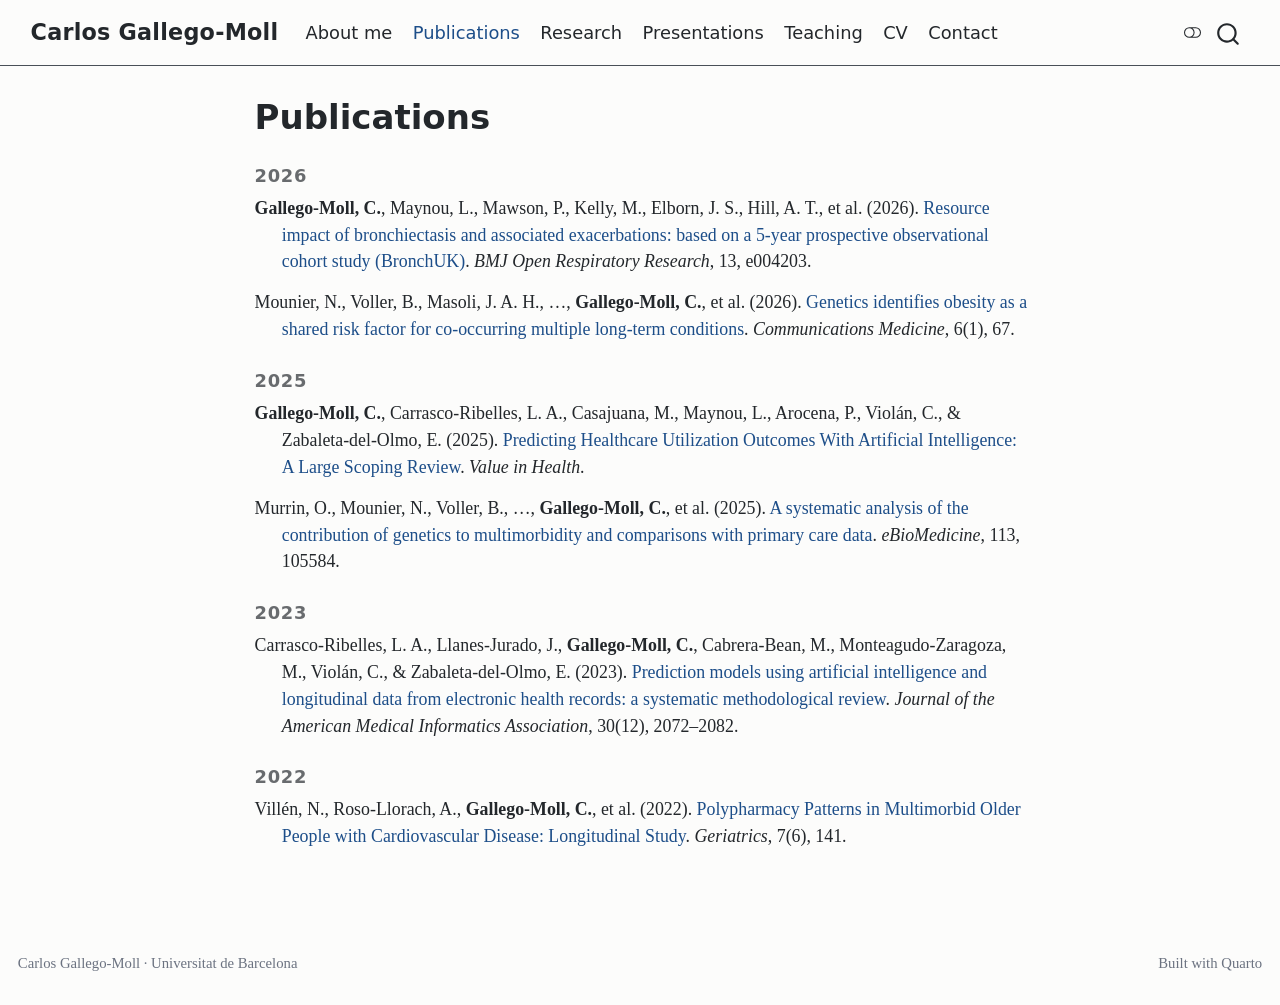
<file: publications.html>
<!DOCTYPE html>
<html xmlns="http://www.w3.org/1999/xhtml" lang="en" xml:lang="en"><head>

<meta charset="utf-8">
<meta name="generator" content="quarto-1.10.19">

<meta name="viewport" content="width=device-width, initial-scale=1.0, user-scalable=yes">

<meta name="description" content="Peer-reviewed publications of Carlos Gallego-Moll in health economics, applied microeconometrics and machine learning.">

<title>Publications – Carlos Gallego-Moll | Economist</title>
<style>
/* Default styles provided by pandoc.
** See https://pandoc.org/MANUAL.html#variables-for-html for config info.
*/
span.smallcaps{font-variant: small-caps;}
div.columns{display: flex; gap: 1.5em;}
div.column{flex: auto;}
@media screen {
div.columns{gap: min(4vw, 1.5em);}
div.column{overflow-x: auto;}
}
div.hanging-indent{margin-left: 1.5em; text-indent: -1.5em;}
ul.task-list{list-style: none;}
ul.task-list li input[type="checkbox"] {
  width: 0.8em;
  margin: 0 0.8em 0.2em -1em; /* quarto-specific, see https://github.com/quarto-dev/quarto-cli/issues/4556 */ 
  vertical-align: middle;
}
</style>


<script src="site_libs/quarto-nav/quarto-nav.js"></script>
<script src="site_libs/quarto-nav/headroom.min.js"></script>
<script src="site_libs/clipboard/clipboard.min.js"></script>
<script src="site_libs/quarto-search/autocomplete.umd.js"></script>
<script src="site_libs/quarto-search/fuse.min.js"></script>
<script src="site_libs/quarto-search/quarto-search.js"></script>
<meta name="quarto:offset" content="./">
<link href="./assets/favicon.svg" rel="icon" type="image/svg+xml">
<script src="site_libs/quarto-html/quarto.js" type="module"></script>
<script src="site_libs/quarto-html/tabsets/tabsets.js" type="module"></script>
<script src="site_libs/quarto-html/popper.min.js"></script>
<script src="site_libs/quarto-html/tippy.umd.min.js"></script>
<script src="site_libs/quarto-html/anchor.min.js"></script>
<link href="site_libs/quarto-html/tippy.css" rel="stylesheet">
<link href="site_libs/quarto-html/quarto-syntax-highlighting-bf27225e3a48a9273f3daa8f8e829971.css" rel="stylesheet" class="quarto-color-scheme" id="quarto-text-highlighting-styles">
<link href="site_libs/quarto-html/quarto-syntax-highlighting-dark-b626d73c4c936ccc3cb08be7d45d1df6.css" rel="stylesheet" class="quarto-color-scheme quarto-color-alternate" id="quarto-text-highlighting-styles">
<link href="site_libs/quarto-html/quarto-syntax-highlighting-bf27225e3a48a9273f3daa8f8e829971.css" rel="stylesheet" class="quarto-color-scheme-extra" id="quarto-text-highlighting-styles">
<script src="site_libs/bootstrap/bootstrap.min.js"></script>
<link href="site_libs/bootstrap/bootstrap-icons.css" rel="stylesheet">
<link href="site_libs/bootstrap/bootstrap-c5fb17006b5dd4b1241c28dac38ae5bd.min.css" rel="stylesheet" append-hash="true" class="quarto-color-scheme" id="quarto-bootstrap" data-mode="light">
<link href="site_libs/bootstrap/bootstrap-dark-a0b827db1432d1d05c0233738fae65d0.min.css" rel="stylesheet" append-hash="true" class="quarto-color-scheme quarto-color-alternate" id="quarto-bootstrap" data-mode="dark">
<link href="site_libs/bootstrap/bootstrap-c5fb17006b5dd4b1241c28dac38ae5bd.min.css" rel="stylesheet" append-hash="true" class="quarto-color-scheme-extra" id="quarto-bootstrap" data-mode="light">
<script id="quarto-search-options" type="application/json">{
  "location": "navbar",
  "copy-button": false,
  "collapse-after": 3,
  "panel-placement": "end",
  "type": "overlay",
  "limit": 50,
  "keyboard-shortcut": [
    "f",
    "/",
    "s"
  ],
  "show-item-context": false,
  "language": {
    "search-no-results-text": "No results",
    "search-matching-documents-text": "matching documents",
    "search-copy-link-title": "Copy link to search",
    "search-hide-matches-text": "Hide additional matches",
    "search-more-match-text": "more match in this document",
    "search-more-matches-text": "more matches in this document",
    "search-clear-button-title": "Clear",
    "search-text-placeholder": "",
    "search-detached-cancel-button-title": "Cancel",
    "search-submit-button-title": "Submit",
    "search-label": "Search"
  }
}</script>
<style>html{ scroll-behavior: smooth; }</style>
<script type="application/ld+json">

{

  "@context": "https://schema.org",

  "@type": "Person",

  "name": "Carlos Gallego-Moll",

  "alternateName": ["Carlos Gallego", "Carlos Gallego Moll"],

  "url": "https://cgallegom.github.io/",

  "image": "https://cgallegom.github.io/assets/photo.jpg",

  "jobTitle": "Research Technician in Economics",

  "description": "Economist working on applied microeconometrics, machine learning and causal inference for health and public policy questions.",

  "affiliation": [

    { "@type": "CollegeOrUniversity", "name": "Universitat de Barcelona", "url": "https://www.ub.edu" }

  ],

  "alumniOf": [

    { "@type": "CollegeOrUniversity", "name": "Universitat de Barcelona" },

    { "@type": "CollegeOrUniversity", "name": "Universitat de les Illes Balears" },

    { "@type": "CollegeOrUniversity", "name": "Universidad Nacional de Educación a Distancia" }

  ],

  "knowsAbout": ["Health economics", "Applied microeconometrics", "Machine learning", "Causal inference", "Difference-in-differences", "Hospital quality and efficiency", "Primary care", "Multimorbidity"],

  "sameAs": [

    "https://orcid.org/0000-0001-7215-4584",

    "https://scholar.google.com/citations?user=HgohTeMAAAAJ",

    "https://www.linkedin.com/in/carlos-gallego-economist-datascientist/",

    "https://github.com/cgallegom"

  ]

}

</script>



<link rel="stylesheet" href="styles.css">
<meta property="og:title" content="Publications – Carlos Gallego-Moll | Economist">
<meta property="og:description" content="Peer-reviewed publications of Carlos Gallego-Moll in health economics, applied microeconometrics and machine learning.">
<meta property="og:image" content="https://cgallegom.github.io/assets/photo.jpg">
<meta property="og:site_name" content="Carlos Gallego-Moll | Economist">
<meta name="twitter:title" content="Publications – Carlos Gallego-Moll | Economist">
<meta name="twitter:description" content="Peer-reviewed publications of Carlos Gallego-Moll in health economics, applied microeconometrics and machine learning.">
<meta name="twitter:image" content="https://cgallegom.github.io/assets/photo.jpg">
<meta name="twitter:card" content="summary_large_image">
</head>

<body class="nav-fixed fullcontent quarto-light"><script id="quarto-html-before-body" type="application/javascript">
    const toggleBodyColorMode = (bsSheetEl) => {
      const mode = bsSheetEl.getAttribute("data-mode");
      const bodyEl = window.document.querySelector("body");
      if (mode === "dark") {
        bodyEl.classList.add("quarto-dark");
        bodyEl.classList.remove("quarto-light");
      } else {
        bodyEl.classList.add("quarto-light");
        bodyEl.classList.remove("quarto-dark");
      }
    }
    const toggleBodyColorPrimary = () => {
      const bsSheetEl = window.document.querySelector("link#quarto-bootstrap:not([rel=disabled-stylesheet])");
      if (bsSheetEl) {
        toggleBodyColorMode(bsSheetEl);
      }
    }
    const setColorSchemeToggle = (alternate) => {
      const toggles = window.document.querySelectorAll('.quarto-color-scheme-toggle');
      for (let i=0; i < toggles.length; i++) {
        const toggle = toggles[i];
        if (toggle) {
          if (alternate) {
            toggle.classList.add("alternate");
          } else {
            toggle.classList.remove("alternate");
          }
        }
      }
    };
    const toggleColorMode = (alternate) => {
      // Switch the stylesheets
      const primaryStylesheets = window.document.querySelectorAll('link.quarto-color-scheme:not(.quarto-color-alternate)');
      const alternateStylesheets = window.document.querySelectorAll('link.quarto-color-scheme.quarto-color-alternate');
      manageTransitions('#quarto-margin-sidebar .nav-link', false);
      if (alternate) {
        // note: dark is layered on light, we don't disable primary!
        enableStylesheet(alternateStylesheets);
        for (const sheetNode of alternateStylesheets) {
          if (sheetNode.id === "quarto-bootstrap") {
            toggleBodyColorMode(sheetNode);
          }
        }
      } else {
        disableStylesheet(alternateStylesheets);
        enableStylesheet(primaryStylesheets)
        toggleBodyColorPrimary();
      }
      manageTransitions('#quarto-margin-sidebar .nav-link', true);
      // Switch the toggles
      setColorSchemeToggle(alternate)
      // Hack to workaround the fact that safari doesn't
      // properly recolor the scrollbar when toggling (#1455)
      if (navigator.userAgent.indexOf('Safari') > 0 && navigator.userAgent.indexOf('Chrome') == -1) {
        manageTransitions("body", false);
        window.scrollTo(0, 1);
        setTimeout(() => {
          window.scrollTo(0, 0);
          manageTransitions("body", true);
        }, 40);
      }
    }
    const disableStylesheet = (stylesheets) => {
      for (let i=0; i < stylesheets.length; i++) {
        const stylesheet = stylesheets[i];
        stylesheet.rel = 'disabled-stylesheet';
      }
    }
    const enableStylesheet = (stylesheets) => {
      for (let i=0; i < stylesheets.length; i++) {
        const stylesheet = stylesheets[i];
        if(stylesheet.rel !== 'stylesheet') { // for Chrome, which will still FOUC without this check
          stylesheet.rel = 'stylesheet';
        }
      }
    }
    const manageTransitions = (selector, allowTransitions) => {
      const els = window.document.querySelectorAll(selector);
      for (let i=0; i < els.length; i++) {
        const el = els[i];
        if (allowTransitions) {
          el.classList.remove('notransition');
        } else {
          el.classList.add('notransition');
        }
      }
    }
    const isFileUrl = () => {
      return window.location.protocol === 'file:';
    }
    const hasAlternateSentinel = () => {
      let styleSentinel = getColorSchemeSentinel();
      if (styleSentinel !== null) {
        return styleSentinel === "alternate";
      } else {
        return false;
      }
    }
    const setStyleSentinel = (alternate) => {
      const value = alternate ? "alternate" : "default";
      if (!isFileUrl()) {
        window.localStorage.setItem("quarto-color-scheme", value);
      } else {
        localAlternateSentinel = value;
      }
    }
    const getColorSchemeSentinel = () => {
      if (!isFileUrl()) {
        const storageValue = window.localStorage.getItem("quarto-color-scheme");
        return storageValue != null ? storageValue : localAlternateSentinel;
      } else {
        return localAlternateSentinel;
      }
    }
    const toggleGiscusIfUsed = (isAlternate, darkModeDefault) => {
      const baseTheme = document.querySelector('#giscus-base-theme')?.value ?? 'light';
      const alternateTheme = document.querySelector('#giscus-alt-theme')?.value ?? 'dark';
      let newTheme = '';
      if(authorPrefersDark) {
        newTheme = isAlternate ? baseTheme : alternateTheme;
      } else {
        newTheme = isAlternate ? alternateTheme : baseTheme;
      }
      const changeGiscusTheme = () => {
        // From: https://github.com/giscus/giscus/issues/336
        const sendMessage = (message) => {
          const iframe = document.querySelector('iframe.giscus-frame');
          if (!iframe) return;
          iframe.contentWindow.postMessage({ giscus: message }, 'https://giscus.app');
        }
        sendMessage({
          setConfig: {
            theme: newTheme
          }
        });
      }
      const isGiscussLoaded = window.document.querySelector('iframe.giscus-frame') !== null;
      if (isGiscussLoaded) {
        changeGiscusTheme();
      }
    };
    const authorPrefersDark = false;
    const queryPrefersDark = window.matchMedia('(prefers-color-scheme: dark)');
    const darkModeDefault = queryPrefersDark.matches;
      document.querySelector('link#quarto-text-highlighting-styles.quarto-color-scheme-extra').rel = 'disabled-stylesheet';
      document.querySelector('link#quarto-bootstrap.quarto-color-scheme-extra').rel = 'disabled-stylesheet';
    let localAlternateSentinel = darkModeDefault ? 'alternate' : 'default';
    // Dark / light mode switch
    window.quartoToggleColorScheme = () => {
      // Read the current dark / light value
      let toAlternate = !hasAlternateSentinel();
      toggleColorMode(toAlternate);
      setStyleSentinel(toAlternate);
      toggleGiscusIfUsed(toAlternate, darkModeDefault);
      window.dispatchEvent(new Event('resize'));
    };
    queryPrefersDark.addEventListener("change", e => {
      if(window.localStorage.getItem("quarto-color-scheme") !== null)
        return;
      const alternate = e.matches
      toggleColorMode(alternate);
      localAlternateSentinel = e.matches ? 'alternate' : 'default'; // this is used alongside local storage!
      toggleGiscusIfUsed(alternate, darkModeDefault);
    });
    // Switch to dark mode if need be
    if (hasAlternateSentinel()) {
      toggleColorMode(true);
    } else {
      toggleColorMode(false);
    }
  </script>

<div id="quarto-search-results"></div>
  <header id="quarto-header" class="headroom fixed-top">
    <nav class="navbar navbar-expand-lg border-bottom" data-bs-theme="dark">
      <div class="navbar-container container-fluid">
      <div class="navbar-brand-container mx-auto">
    <a class="navbar-brand" href="./index.html">
    <span class="navbar-title">Carlos Gallego-Moll</span>
    </a>
  </div>
            <div id="quarto-search" class="" title="Search"></div>
          <button class="navbar-toggler" type="button" data-bs-toggle="collapse" data-bs-target="#navbarCollapse" aria-controls="navbarCollapse" role="menu" aria-expanded="false" aria-label="Toggle navigation" onclick="if (window.quartoToggleHeadroom) { window.quartoToggleHeadroom(); }">
  <span class="navbar-toggler-icon"></span>
</button>
          <div class="collapse navbar-collapse" id="navbarCollapse">
            <ul class="navbar-nav navbar-nav-scroll me-auto">
  <li class="nav-item">
    <a class="nav-link" href="./index.html"> 
<span class="menu-text">About me</span></a>
  </li>  
  <li class="nav-item">
    <a class="nav-link active" href="./publications.html" aria-current="page"> 
<span class="menu-text">Publications</span></a>
  </li>  
  <li class="nav-item">
    <a class="nav-link" href="./research.html"> 
<span class="menu-text">Research</span></a>
  </li>  
  <li class="nav-item">
    <a class="nav-link" href="./presentations.html"> 
<span class="menu-text">Presentations</span></a>
  </li>  
  <li class="nav-item">
    <a class="nav-link" href="./teaching.html"> 
<span class="menu-text">Teaching</span></a>
  </li>  
  <li class="nav-item">
    <a class="nav-link" href="./cv.html"> 
<span class="menu-text">CV</span></a>
  </li>  
  <li class="nav-item">
    <a class="nav-link" href="./contact.html"> 
<span class="menu-text">Contact</span></a>
  </li>  
</ul>
          </div> <!-- /navcollapse -->
            <div class="quarto-navbar-tools">
  <a href="" class="quarto-color-scheme-toggle quarto-navigation-tool  px-1" onclick="window.quartoToggleColorScheme(); return false;" title="Toggle dark mode"><i class="bi"></i></a>
</div>
      </div> <!-- /container-fluid -->
    </nav>
</header>
<!-- content -->
<div id="quarto-content" class="quarto-container page-columns page-rows-contents page-layout-article page-navbar">
<!-- sidebar -->
<!-- margin-sidebar -->
    
<!-- main -->
<main class="content" id="quarto-document-content">


<header id="title-block-header" class="quarto-title-block default">
<div class="quarto-title">
<h1 class="title">Publications</h1>
</div>

<div>
  <div class="description">
    Peer-reviewed publications of Carlos Gallego-Moll in health economics, applied microeconometrics and machine learning.
  </div>
</div>


<div class="quarto-title-meta">

    
  
    
  </div>
  


</header>


<!-- Generated by scripts/build_publications.R from data/own-bib.bib. Do not edit. -->
<section id="section" class="level3">
<h3 class="anchored" data-anchor-id="section">2026</h3>
<div class="pub">
<p><strong>Gallego-Moll, C.</strong>, Maynou, L., Mawson, P., Kelly, M., Elborn, J. S., Hill, A. T., et al.&nbsp;(2026). <a href="https://doi.org/10.1136/bmjresp-2026-004203">Resource impact of bronchiectasis and associated exacerbations: based on a 5-year prospective observational cohort study (BronchUK)</a>. <em>BMJ Open Respiratory Research</em>, 13, e004203.</p>
</div>
<div class="pub">
<p>Mounier, N., Voller, B., Masoli, J. A. H., …, <strong>Gallego-Moll, C.</strong>, et al.&nbsp;(2026). <a href="https://doi.org/10.1038/s43856-025-01347-y">Genetics identifies obesity as a shared risk factor for co-occurring multiple long-term conditions</a>. <em>Communications Medicine</em>, 6(1), 67.</p>
</div>
</section>
<section id="section-1" class="level3">
<h3 class="anchored" data-anchor-id="section-1">2025</h3>
<div class="pub">
<p><strong>Gallego-Moll, C.</strong>, Carrasco-Ribelles, L. A., Casajuana, M., Maynou, L., Arocena, P., Violán, C., &amp; Zabaleta-del-Olmo, E. (2025). <a href="https://doi.org/10.1016/j.jval.2025.08.007">Predicting Healthcare Utilization Outcomes With Artificial Intelligence: A Large Scoping Review</a>. <em>Value in Health</em>.</p>
</div>
<div class="pub">
<p>Murrin, O., Mounier, N., Voller, B., …, <strong>Gallego-Moll, C.</strong>, et al.&nbsp;(2025). <a href="https://doi.org/10.1016/j.ebiom.2025.105584">A systematic analysis of the contribution of genetics to multimorbidity and comparisons with primary care data</a>. <em>eBioMedicine</em>, 113, 105584.</p>
</div>
</section>
<section id="section-2" class="level3">
<h3 class="anchored" data-anchor-id="section-2">2023</h3>
<div class="pub">
<p>Carrasco-Ribelles, L. A., Llanes-Jurado, J., <strong>Gallego-Moll, C.</strong>, Cabrera-Bean, M., Monteagudo-Zaragoza, M., Violán, C., &amp; Zabaleta-del-Olmo, E. (2023). <a href="https://doi.org/10.1093/jamia/ocad168">Prediction models using artificial intelligence and longitudinal data from electronic health records: a systematic methodological review</a>. <em>Journal of the American Medical Informatics Association</em>, 30(12), 2072–2082.</p>
</div>
</section>
<section id="section-3" class="level3">
<h3 class="anchored" data-anchor-id="section-3">2022</h3>
<div class="pub">
<p>Villén, N., Roso-Llorach, A., <strong>Gallego-Moll, C.</strong>, et al.&nbsp;(2022). <a href="https://doi.org/10.3390/geriatrics7060141">Polypharmacy Patterns in Multimorbid Older People with Cardiovascular Disease: Longitudinal Study</a>. <em>Geriatrics</em>, 7(6), 141.</p>
</div>


</section>

<a onclick="window.scrollTo(0, 0); return false;" role="button" id="quarto-back-to-top"><i class="bi bi-arrow-up"></i> Back to top</a></main> <!-- /main -->
<script id="quarto-html-after-body" type="application/javascript">
  window.document.addEventListener("DOMContentLoaded", function (event) {
    // Ensure there is a toggle, if there isn't float one in the top right
    if (window.document.querySelector('.quarto-color-scheme-toggle') === null) {
      const a = window.document.createElement('a');
      a.classList.add('top-right');
      a.classList.add('quarto-color-scheme-toggle');
      a.href = "";
      a.onclick = function() { try { window.quartoToggleColorScheme(); } catch {} return false; };
      const i = window.document.createElement("i");
      i.classList.add('bi');
      a.appendChild(i);
      window.document.body.appendChild(a);
    }
    setColorSchemeToggle(hasAlternateSentinel())
    const icon = "";
    const anchorJS = new window.AnchorJS();
    anchorJS.options = {
      placement: 'right',
      icon: icon
    };
    anchorJS.add('.anchored');
    const isCodeAnnotation = (el) => {
      for (const clz of el.classList) {
        if (clz.startsWith('code-annotation-')) {                     
          return true;
        }
      }
      return false;
    }
    const onCopySuccess = function(e) {
      // button target
      const button = e.trigger;
      // don't keep focus
      button.blur();
      // flash "checked"
      button.classList.add('code-copy-button-checked');
      var currentTitle = button.getAttribute("title");
      button.setAttribute("title", "Copied!");
      let tooltip;
      if (window.bootstrap) {
        button.setAttribute("data-bs-toggle", "tooltip");
        button.setAttribute("data-bs-placement", "left");
        button.setAttribute("data-bs-title", "Copied!");
        tooltip = new bootstrap.Tooltip(button, 
          { trigger: "manual", 
            customClass: "code-copy-button-tooltip",
            offset: [0, -8]});
        tooltip.show();    
      }
      setTimeout(function() {
        if (tooltip) {
          tooltip.hide();
          button.removeAttribute("data-bs-title");
          button.removeAttribute("data-bs-toggle");
          button.removeAttribute("data-bs-placement");
        }
        button.setAttribute("title", currentTitle);
        button.classList.remove('code-copy-button-checked');
      }, 1000);
      // clear code selection
      e.clearSelection();
    }
    const getTextToCopy = function(trigger) {
      const outerScaffold = trigger.parentElement.cloneNode(true);
      const codeEl = outerScaffold.querySelector('code');
      for (const childEl of codeEl.children) {
        if (isCodeAnnotation(childEl)) {
          childEl.remove();
        }
      }
      return codeEl.innerText;
    }
    const clipboard = new window.ClipboardJS('.code-copy-button:not([data-in-quarto-modal])', {
      text: getTextToCopy
    });
    clipboard.on('success', onCopySuccess);
    if (window.document.getElementById('quarto-embedded-source-code-modal')) {
      const clipboardModal = new window.ClipboardJS('.code-copy-button[data-in-quarto-modal]', {
        text: getTextToCopy,
        container: window.document.getElementById('quarto-embedded-source-code-modal')
      });
      clipboardModal.on('success', onCopySuccess);
    }
      var localhostRegex = new RegExp(/^(?:http|https):\/\/localhost\:?[0-9]*\//);
      var mailtoRegex = new RegExp(/^mailto:/);
        var filterRegex = new RegExp("https:\/\/cgallegom\.github\.io");
      var isInternal = (href) => {
          return filterRegex.test(href) || localhostRegex.test(href) || mailtoRegex.test(href);
      }
      // Inspect non-navigation links and adorn them if external
     var links = window.document.querySelectorAll('a[href]:not(.nav-link):not(.navbar-brand):not(.toc-action):not(.sidebar-link):not(.sidebar-item-toggle):not(.pagination-link):not(.no-external):not([aria-hidden]):not(.dropdown-item):not(.quarto-navigation-tool):not(.about-link)');
      for (var i=0; i<links.length; i++) {
        const link = links[i];
        if (!isInternal(link.href)) {
          // undo the damage that might have been done by quarto-nav.js in the case of
          // links that we want to consider external
          if (link.dataset.originalHref !== undefined) {
            link.href = link.dataset.originalHref;
          }
            // target, if specified
            link.setAttribute("target", "_blank");
            if (link.getAttribute("rel") === null) {
              link.setAttribute("rel", "noopener");
            }
        }
      }
    function tippyHover(el, contentFn, onTriggerFn, onUntriggerFn) {
      const config = {
        allowHTML: true,
        maxWidth: 500,
        delay: 100,
        arrow: false,
        appendTo: function(el) {
            return el.parentElement;
        },
        interactive: true,
        interactiveBorder: 10,
        theme: 'quarto',
        placement: 'bottom-start',
      };
      if (contentFn) {
        config.content = contentFn;
      }
      if (onTriggerFn) {
        config.onTrigger = onTriggerFn;
      }
      if (onUntriggerFn) {
        config.onUntrigger = onUntriggerFn;
      }
      window.tippy(el, config); 
    }
    const noterefs = window.document.querySelectorAll('a[role="doc-noteref"]');
    for (var i=0; i<noterefs.length; i++) {
      const ref = noterefs[i];
      tippyHover(ref, function() {
        // use id or data attribute instead here
        let href = ref.getAttribute('data-footnote-href') || ref.getAttribute('href');
        try { href = new URL(href).hash; } catch {}
        const id = href.replace(/^#\/?/, "");
        const note = window.document.getElementById(id);
        if (note) {
          return note.innerHTML;
        } else {
          return "";
        }
      });
    }
    const xrefs = window.document.querySelectorAll('a.quarto-xref');
    const processXRef = (id, note) => {
      // Strip column container classes
      const stripColumnClz = (el) => {
        el.classList.remove("page-full", "page-columns");
        if (el.children) {
          for (const child of el.children) {
            stripColumnClz(child);
          }
        }
      }
      stripColumnClz(note)
      if (id === null || id.startsWith('sec-')) {
        // Special case sections, only their first couple elements
        const container = document.createElement("div");
        if (note.children && note.children.length > 2) {
          container.appendChild(note.children[0].cloneNode(true));
          for (let i = 1; i < note.children.length; i++) {
            const child = note.children[i];
            if (child.tagName === "P" && child.innerText === "") {
              continue;
            } else {
              container.appendChild(child.cloneNode(true));
              break;
            }
          }
          if (window.Quarto?.typesetMath) {
            window.Quarto.typesetMath(container);
          }
          return container.innerHTML
        } else {
          if (window.Quarto?.typesetMath) {
            window.Quarto.typesetMath(note);
          }
          return note.innerHTML;
        }
      } else {
        // Remove any anchor links if they are present
        const anchorLink = note.querySelector('a.anchorjs-link');
        if (anchorLink) {
          anchorLink.remove();
        }
        if (window.Quarto?.typesetMath) {
          window.Quarto.typesetMath(note);
        }
        if (note.classList.contains("callout")) {
          return note.outerHTML;
        } else {
          return note.innerHTML;
        }
      }
    }
    for (var i=0; i<xrefs.length; i++) {
      const xref = xrefs[i];
      tippyHover(xref, undefined, function(instance) {
        instance.disable();
        let url = xref.getAttribute('href');
        let hash = undefined; 
        if (url.startsWith('#')) {
          hash = url;
        } else {
          try { hash = new URL(url).hash; } catch {}
        }
        if (hash) {
          const id = hash.replace(/^#\/?/, "");
          const note = window.document.getElementById(id);
          if (note !== null) {
            try {
              const html = processXRef(id, note.cloneNode(true));
              instance.setContent(html);
            } finally {
              instance.enable();
              instance.show();
            }
          } else {
            // See if we can fetch this
            fetch(url.split('#')[0])
            .then(res => res.text())
            .then(html => {
              const parser = new DOMParser();
              const htmlDoc = parser.parseFromString(html, "text/html");
              const note = htmlDoc.getElementById(id);
              if (note !== null) {
                const html = processXRef(id, note);
                instance.setContent(html);
              } 
            }).finally(() => {
              instance.enable();
              instance.show();
            });
          }
        } else {
          // See if we can fetch a full url (with no hash to target)
          // This is a special case and we should probably do some content thinning / targeting
          fetch(url)
          .then(res => res.text())
          .then(html => {
            const parser = new DOMParser();
            const htmlDoc = parser.parseFromString(html, "text/html");
            const note = htmlDoc.querySelector('main.content');
            if (note !== null) {
              // This should only happen for chapter cross references
              // (since there is no id in the URL)
              // remove the first header
              if (note.children.length > 0 && note.children[0].tagName === "HEADER") {
                note.children[0].remove();
              }
              const html = processXRef(null, note);
              instance.setContent(html);
            } 
          }).finally(() => {
            instance.enable();
            instance.show();
          });
        }
      }, function(instance) {
      });
    }
        let selectedAnnoteEl;
        const selectorForAnnotation = ( cell, annotation) => {
          let cellAttr = 'data-code-cell="' + cell + '"';
          let lineAttr = 'data-code-annotation="' +  annotation + '"';
          const selector = 'span[' + cellAttr + '][' + lineAttr + ']';
          return selector;
        }
        const selectCodeLines = (annoteEl) => {
          const doc = window.document;
          const targetCell = annoteEl.getAttribute("data-target-cell");
          const targetAnnotation = annoteEl.getAttribute("data-target-annotation");
          const annoteSpan = window.document.querySelector(selectorForAnnotation(targetCell, targetAnnotation));
          const lines = annoteSpan.getAttribute("data-code-lines").split(",");
          const lineIds = lines.map((line) => {
            return targetCell + "-" + line;
          })
          let top = null;
          let height = null;
          let parent = null;
          if (lineIds.length > 0) {
              //compute the position of the single el (top and bottom and make a div)
              const el = window.document.getElementById(lineIds[0]);
              top = el.offsetTop;
              height = el.offsetHeight;
              parent = el.parentElement.parentElement;
            if (lineIds.length > 1) {
              const lastEl = window.document.getElementById(lineIds[lineIds.length - 1]);
              const bottom = lastEl.offsetTop + lastEl.offsetHeight;
              height = bottom - top;
            }
            if (top !== null && height !== null && parent !== null) {
              // cook up a div (if necessary) and position it 
              let div = window.document.getElementById("code-annotation-line-highlight");
              if (div === null) {
                div = window.document.createElement("div");
                div.setAttribute("id", "code-annotation-line-highlight");
                div.style.position = 'absolute';
                parent.appendChild(div);
              }
              div.style.top = top - 2 + "px";
              div.style.height = height + 4 + "px";
              div.style.left = 0;
              let gutterDiv = window.document.getElementById("code-annotation-line-highlight-gutter");
              if (gutterDiv === null) {
                gutterDiv = window.document.createElement("div");
                gutterDiv.setAttribute("id", "code-annotation-line-highlight-gutter");
                gutterDiv.style.position = 'absolute';
                const codeCell = window.document.getElementById(targetCell);
                const gutter = codeCell.querySelector('.code-annotation-gutter');
                gutter.appendChild(gutterDiv);
              }
              gutterDiv.style.top = top - 2 + "px";
              gutterDiv.style.height = height + 4 + "px";
            }
            selectedAnnoteEl = annoteEl;
          }
        };
        const unselectCodeLines = () => {
          const elementsIds = ["code-annotation-line-highlight", "code-annotation-line-highlight-gutter"];
          elementsIds.forEach((elId) => {
            const div = window.document.getElementById(elId);
            if (div) {
              div.remove();
            }
          });
          selectedAnnoteEl = undefined;
        };
          // Handle positioning of the toggle
      window.addEventListener(
        "resize",
        throttle(() => {
          elRect = undefined;
          if (selectedAnnoteEl) {
            selectCodeLines(selectedAnnoteEl);
          }
        }, 10)
      );
      function throttle(fn, ms) {
      let throttle = false;
      let timer;
        return (...args) => {
          if(!throttle) { // first call gets through
              fn.apply(this, args);
              throttle = true;
          } else { // all the others get throttled
              if(timer) clearTimeout(timer); // cancel #2
              timer = setTimeout(() => {
                fn.apply(this, args);
                timer = throttle = false;
              }, ms);
          }
        };
      }
        // Attach click handler to the DT
        const annoteDls = window.document.querySelectorAll('dt[data-target-cell]');
        for (const annoteDlNode of annoteDls) {
          annoteDlNode.addEventListener('click', (event) => {
            const clickedEl = event.target;
            if (clickedEl !== selectedAnnoteEl) {
              unselectCodeLines();
              const activeEl = window.document.querySelector('dt[data-target-cell].code-annotation-active');
              if (activeEl) {
                activeEl.classList.remove('code-annotation-active');
              }
              selectCodeLines(clickedEl);
              clickedEl.classList.add('code-annotation-active');
            } else {
              // Unselect the line
              unselectCodeLines();
              clickedEl.classList.remove('code-annotation-active');
            }
          });
        }
    const findCites = (el) => {
      const parentEl = el.parentElement;
      if (parentEl) {
        const cites = parentEl.dataset.cites;
        if (cites) {
          return {
            el,
            cites: cites.split(' ')
          };
        } else {
          return findCites(el.parentElement)
        }
      } else {
        return undefined;
      }
    };
    var bibliorefs = window.document.querySelectorAll('a[role="doc-biblioref"]');
    for (var i=0; i<bibliorefs.length; i++) {
      const ref = bibliorefs[i];
      const citeInfo = findCites(ref);
      if (citeInfo) {
        tippyHover(citeInfo.el, function() {
          var popup = window.document.createElement('div');
          citeInfo.cites.forEach(function(cite) {
            var citeDiv = window.document.createElement('div');
            citeDiv.classList.add('hanging-indent');
            citeDiv.classList.add('csl-entry');
            var biblioDiv = window.document.getElementById('ref-' + cite);
            if (biblioDiv) {
              citeDiv.innerHTML = biblioDiv.innerHTML;
            }
            popup.appendChild(citeDiv);
          });
          return popup.innerHTML;
        });
      }
    }
  });
  </script>
</div> <!-- /content -->
<footer class="footer">
  <div class="nav-footer">
    <div class="nav-footer-left">
<p>Carlos Gallego-Moll · Universitat de Barcelona</p>
</div>   
    <div class="nav-footer-center">
      &nbsp;
    </div>
    <div class="nav-footer-right">
<p>Built with <a href="https://quarto.org">Quarto</a></p>
</div>
  </div>
</footer>




<script src="site_libs/quarto-html/zenscroll-min.js"></script>
</body></html>
</file>
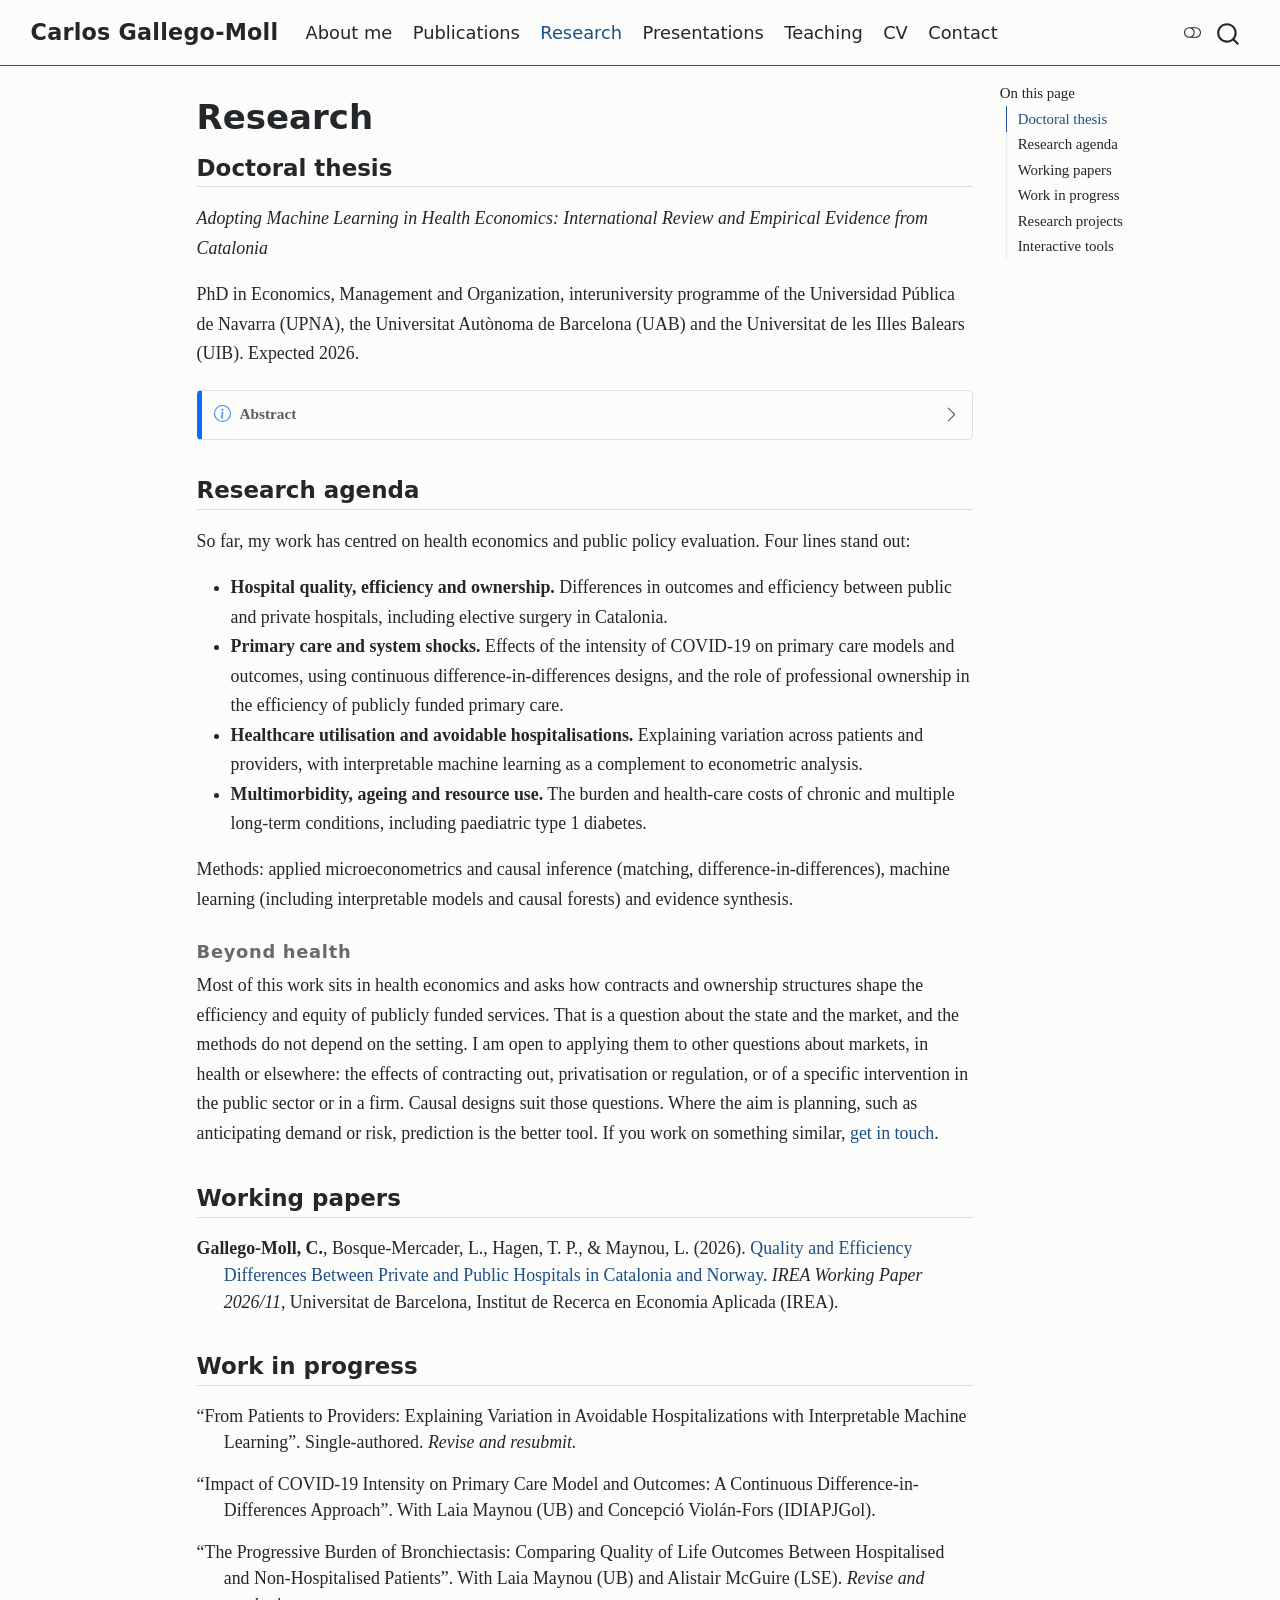
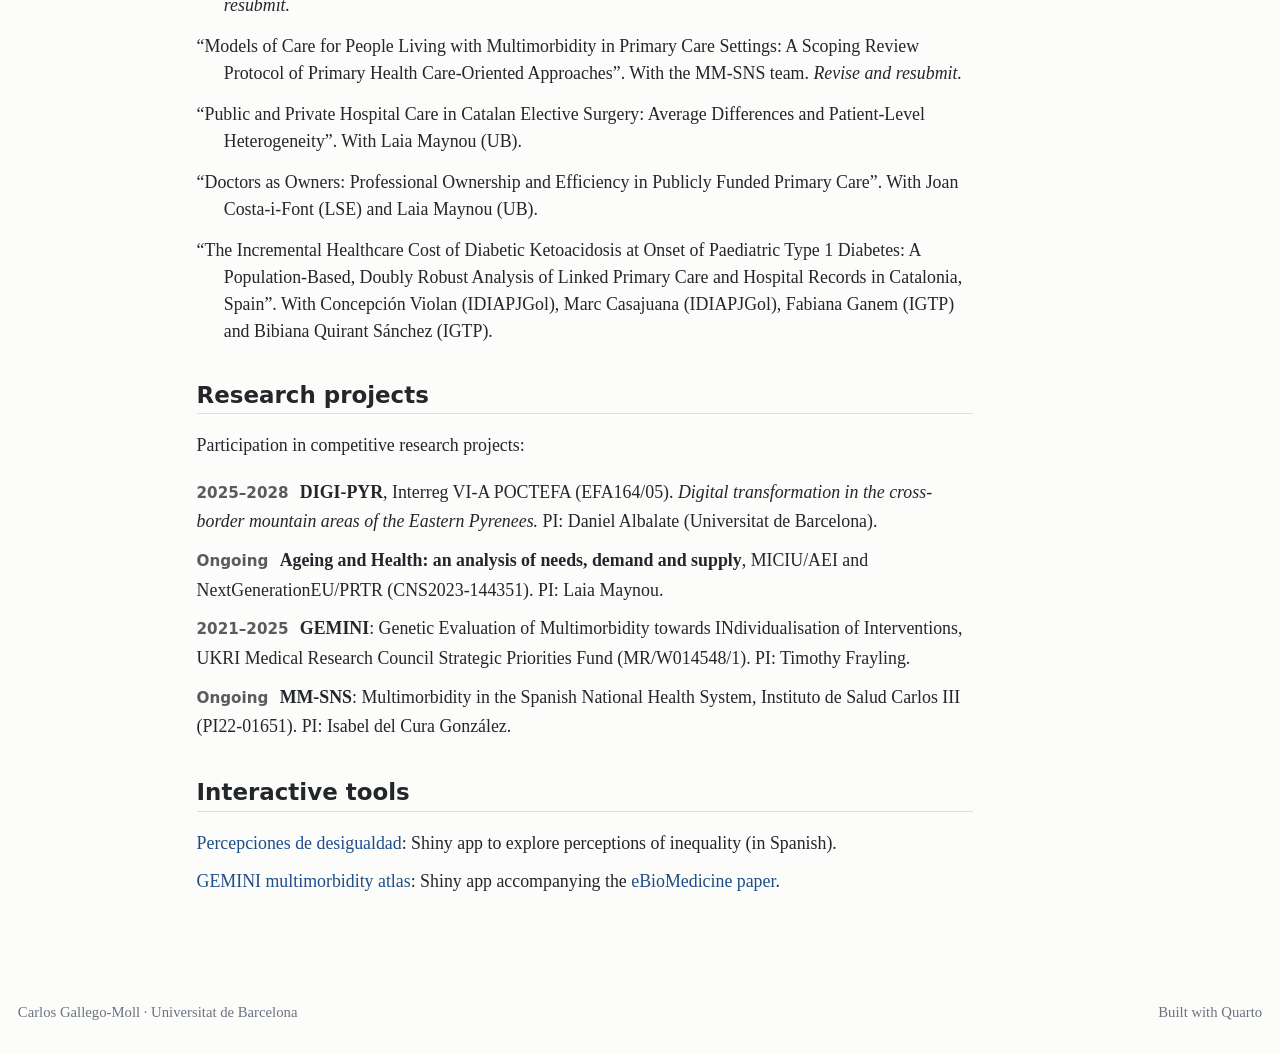
<file: research.html>
<!DOCTYPE html>
<html xmlns="http://www.w3.org/1999/xhtml" lang="en" xml:lang="en"><head>

<meta charset="utf-8">
<meta name="generator" content="quarto-1.10.19">

<meta name="viewport" content="width=device-width, initial-scale=1.0, user-scalable=yes">

<meta name="description" content="Doctoral thesis, publications, working papers and projects of Carlos Gallego-Moll in health economics, applied microeconometrics and machine learning.">

<title>Research – Carlos Gallego-Moll | Economist</title>
<style>
/* Default styles provided by pandoc.
** See https://pandoc.org/MANUAL.html#variables-for-html for config info.
*/
span.smallcaps{font-variant: small-caps;}
div.columns{display: flex; gap: 1.5em;}
div.column{flex: auto;}
@media screen {
div.columns{gap: min(4vw, 1.5em);}
div.column{overflow-x: auto;}
}
div.hanging-indent{margin-left: 1.5em; text-indent: -1.5em;}
ul.task-list{list-style: none;}
ul.task-list li input[type="checkbox"] {
  width: 0.8em;
  margin: 0 0.8em 0.2em -1em; /* quarto-specific, see https://github.com/quarto-dev/quarto-cli/issues/4556 */ 
  vertical-align: middle;
}
</style>


<script src="site_libs/quarto-nav/quarto-nav.js"></script>
<script src="site_libs/quarto-nav/headroom.min.js"></script>
<script src="site_libs/clipboard/clipboard.min.js"></script>
<script src="site_libs/quarto-search/autocomplete.umd.js"></script>
<script src="site_libs/quarto-search/fuse.min.js"></script>
<script src="site_libs/quarto-search/quarto-search.js"></script>
<meta name="quarto:offset" content="./">
<link href="./assets/favicon.svg" rel="icon" type="image/svg+xml">
<script src="site_libs/quarto-html/quarto.js" type="module"></script>
<script src="site_libs/quarto-html/tabsets/tabsets.js" type="module"></script>
<script src="site_libs/quarto-html/popper.min.js"></script>
<script src="site_libs/quarto-html/tippy.umd.min.js"></script>
<script src="site_libs/quarto-html/anchor.min.js"></script>
<link href="site_libs/quarto-html/tippy.css" rel="stylesheet">
<link href="site_libs/quarto-html/quarto-syntax-highlighting-bf27225e3a48a9273f3daa8f8e829971.css" rel="stylesheet" class="quarto-color-scheme" id="quarto-text-highlighting-styles">
<link href="site_libs/quarto-html/quarto-syntax-highlighting-dark-b626d73c4c936ccc3cb08be7d45d1df6.css" rel="stylesheet" class="quarto-color-scheme quarto-color-alternate" id="quarto-text-highlighting-styles">
<link href="site_libs/quarto-html/quarto-syntax-highlighting-bf27225e3a48a9273f3daa8f8e829971.css" rel="stylesheet" class="quarto-color-scheme-extra" id="quarto-text-highlighting-styles">
<script src="site_libs/bootstrap/bootstrap.min.js"></script>
<link href="site_libs/bootstrap/bootstrap-icons.css" rel="stylesheet">
<link href="site_libs/bootstrap/bootstrap-c5fb17006b5dd4b1241c28dac38ae5bd.min.css" rel="stylesheet" append-hash="true" class="quarto-color-scheme" id="quarto-bootstrap" data-mode="light">
<link href="site_libs/bootstrap/bootstrap-dark-a0b827db1432d1d05c0233738fae65d0.min.css" rel="stylesheet" append-hash="true" class="quarto-color-scheme quarto-color-alternate" id="quarto-bootstrap" data-mode="dark">
<link href="site_libs/bootstrap/bootstrap-c5fb17006b5dd4b1241c28dac38ae5bd.min.css" rel="stylesheet" append-hash="true" class="quarto-color-scheme-extra" id="quarto-bootstrap" data-mode="light">
<script id="quarto-search-options" type="application/json">{
  "location": "navbar",
  "copy-button": false,
  "collapse-after": 3,
  "panel-placement": "end",
  "type": "overlay",
  "limit": 50,
  "keyboard-shortcut": [
    "f",
    "/",
    "s"
  ],
  "show-item-context": false,
  "language": {
    "search-no-results-text": "No results",
    "search-matching-documents-text": "matching documents",
    "search-copy-link-title": "Copy link to search",
    "search-hide-matches-text": "Hide additional matches",
    "search-more-match-text": "more match in this document",
    "search-more-matches-text": "more matches in this document",
    "search-clear-button-title": "Clear",
    "search-text-placeholder": "",
    "search-detached-cancel-button-title": "Cancel",
    "search-submit-button-title": "Submit",
    "search-label": "Search"
  }
}</script>
<style>html{ scroll-behavior: smooth; }</style>
<script type="application/ld+json">

{

  "@context": "https://schema.org",

  "@type": "Person",

  "name": "Carlos Gallego-Moll",

  "alternateName": ["Carlos Gallego", "Carlos Gallego Moll"],

  "url": "https://cgallegom.github.io/",

  "image": "https://cgallegom.github.io/assets/photo.jpg",

  "jobTitle": "Research Technician in Economics",

  "description": "Economist working on applied microeconometrics, machine learning and causal inference for health and public policy questions.",

  "affiliation": [

    { "@type": "CollegeOrUniversity", "name": "Universitat de Barcelona", "url": "https://www.ub.edu" }

  ],

  "alumniOf": [

    { "@type": "CollegeOrUniversity", "name": "Universitat de Barcelona" },

    { "@type": "CollegeOrUniversity", "name": "Universitat de les Illes Balears" },

    { "@type": "CollegeOrUniversity", "name": "Universidad Nacional de Educación a Distancia" }

  ],

  "knowsAbout": ["Health economics", "Applied microeconometrics", "Machine learning", "Causal inference", "Difference-in-differences", "Hospital quality and efficiency", "Primary care", "Multimorbidity"],

  "sameAs": [

    "https://orcid.org/0000-0001-7215-4584",

    "https://scholar.google.com/citations?user=HgohTeMAAAAJ",

    "https://www.linkedin.com/in/carlos-gallego-economist-datascientist/",

    "https://github.com/cgallegom"

  ]

}

</script>



<link rel="stylesheet" href="styles.css">
<meta property="og:title" content="Research – Carlos Gallego-Moll | Economist">
<meta property="og:description" content="Doctoral thesis, publications, working papers and projects of Carlos Gallego-Moll in health economics, applied microeconometrics and machine learning.">
<meta property="og:image" content="https://cgallegom.github.io/assets/photo.jpg">
<meta property="og:site_name" content="Carlos Gallego-Moll | Economist">
<meta name="twitter:title" content="Research – Carlos Gallego-Moll | Economist">
<meta name="twitter:description" content="Doctoral thesis, publications, working papers and projects of Carlos Gallego-Moll in health economics, applied microeconometrics and machine learning.">
<meta name="twitter:image" content="https://cgallegom.github.io/assets/photo.jpg">
<meta name="twitter:card" content="summary_large_image">
</head>

<body class="nav-fixed quarto-light"><script id="quarto-html-before-body" type="application/javascript">
    const toggleBodyColorMode = (bsSheetEl) => {
      const mode = bsSheetEl.getAttribute("data-mode");
      const bodyEl = window.document.querySelector("body");
      if (mode === "dark") {
        bodyEl.classList.add("quarto-dark");
        bodyEl.classList.remove("quarto-light");
      } else {
        bodyEl.classList.add("quarto-light");
        bodyEl.classList.remove("quarto-dark");
      }
    }
    const toggleBodyColorPrimary = () => {
      const bsSheetEl = window.document.querySelector("link#quarto-bootstrap:not([rel=disabled-stylesheet])");
      if (bsSheetEl) {
        toggleBodyColorMode(bsSheetEl);
      }
    }
    const setColorSchemeToggle = (alternate) => {
      const toggles = window.document.querySelectorAll('.quarto-color-scheme-toggle');
      for (let i=0; i < toggles.length; i++) {
        const toggle = toggles[i];
        if (toggle) {
          if (alternate) {
            toggle.classList.add("alternate");
          } else {
            toggle.classList.remove("alternate");
          }
        }
      }
    };
    const toggleColorMode = (alternate) => {
      // Switch the stylesheets
      const primaryStylesheets = window.document.querySelectorAll('link.quarto-color-scheme:not(.quarto-color-alternate)');
      const alternateStylesheets = window.document.querySelectorAll('link.quarto-color-scheme.quarto-color-alternate');
      manageTransitions('#quarto-margin-sidebar .nav-link', false);
      if (alternate) {
        // note: dark is layered on light, we don't disable primary!
        enableStylesheet(alternateStylesheets);
        for (const sheetNode of alternateStylesheets) {
          if (sheetNode.id === "quarto-bootstrap") {
            toggleBodyColorMode(sheetNode);
          }
        }
      } else {
        disableStylesheet(alternateStylesheets);
        enableStylesheet(primaryStylesheets)
        toggleBodyColorPrimary();
      }
      manageTransitions('#quarto-margin-sidebar .nav-link', true);
      // Switch the toggles
      setColorSchemeToggle(alternate)
      // Hack to workaround the fact that safari doesn't
      // properly recolor the scrollbar when toggling (#1455)
      if (navigator.userAgent.indexOf('Safari') > 0 && navigator.userAgent.indexOf('Chrome') == -1) {
        manageTransitions("body", false);
        window.scrollTo(0, 1);
        setTimeout(() => {
          window.scrollTo(0, 0);
          manageTransitions("body", true);
        }, 40);
      }
    }
    const disableStylesheet = (stylesheets) => {
      for (let i=0; i < stylesheets.length; i++) {
        const stylesheet = stylesheets[i];
        stylesheet.rel = 'disabled-stylesheet';
      }
    }
    const enableStylesheet = (stylesheets) => {
      for (let i=0; i < stylesheets.length; i++) {
        const stylesheet = stylesheets[i];
        if(stylesheet.rel !== 'stylesheet') { // for Chrome, which will still FOUC without this check
          stylesheet.rel = 'stylesheet';
        }
      }
    }
    const manageTransitions = (selector, allowTransitions) => {
      const els = window.document.querySelectorAll(selector);
      for (let i=0; i < els.length; i++) {
        const el = els[i];
        if (allowTransitions) {
          el.classList.remove('notransition');
        } else {
          el.classList.add('notransition');
        }
      }
    }
    const isFileUrl = () => {
      return window.location.protocol === 'file:';
    }
    const hasAlternateSentinel = () => {
      let styleSentinel = getColorSchemeSentinel();
      if (styleSentinel !== null) {
        return styleSentinel === "alternate";
      } else {
        return false;
      }
    }
    const setStyleSentinel = (alternate) => {
      const value = alternate ? "alternate" : "default";
      if (!isFileUrl()) {
        window.localStorage.setItem("quarto-color-scheme", value);
      } else {
        localAlternateSentinel = value;
      }
    }
    const getColorSchemeSentinel = () => {
      if (!isFileUrl()) {
        const storageValue = window.localStorage.getItem("quarto-color-scheme");
        return storageValue != null ? storageValue : localAlternateSentinel;
      } else {
        return localAlternateSentinel;
      }
    }
    const toggleGiscusIfUsed = (isAlternate, darkModeDefault) => {
      const baseTheme = document.querySelector('#giscus-base-theme')?.value ?? 'light';
      const alternateTheme = document.querySelector('#giscus-alt-theme')?.value ?? 'dark';
      let newTheme = '';
      if(authorPrefersDark) {
        newTheme = isAlternate ? baseTheme : alternateTheme;
      } else {
        newTheme = isAlternate ? alternateTheme : baseTheme;
      }
      const changeGiscusTheme = () => {
        // From: https://github.com/giscus/giscus/issues/336
        const sendMessage = (message) => {
          const iframe = document.querySelector('iframe.giscus-frame');
          if (!iframe) return;
          iframe.contentWindow.postMessage({ giscus: message }, 'https://giscus.app');
        }
        sendMessage({
          setConfig: {
            theme: newTheme
          }
        });
      }
      const isGiscussLoaded = window.document.querySelector('iframe.giscus-frame') !== null;
      if (isGiscussLoaded) {
        changeGiscusTheme();
      }
    };
    const authorPrefersDark = false;
    const queryPrefersDark = window.matchMedia('(prefers-color-scheme: dark)');
    const darkModeDefault = queryPrefersDark.matches;
      document.querySelector('link#quarto-text-highlighting-styles.quarto-color-scheme-extra').rel = 'disabled-stylesheet';
      document.querySelector('link#quarto-bootstrap.quarto-color-scheme-extra').rel = 'disabled-stylesheet';
    let localAlternateSentinel = darkModeDefault ? 'alternate' : 'default';
    // Dark / light mode switch
    window.quartoToggleColorScheme = () => {
      // Read the current dark / light value
      let toAlternate = !hasAlternateSentinel();
      toggleColorMode(toAlternate);
      setStyleSentinel(toAlternate);
      toggleGiscusIfUsed(toAlternate, darkModeDefault);
      window.dispatchEvent(new Event('resize'));
    };
    queryPrefersDark.addEventListener("change", e => {
      if(window.localStorage.getItem("quarto-color-scheme") !== null)
        return;
      const alternate = e.matches
      toggleColorMode(alternate);
      localAlternateSentinel = e.matches ? 'alternate' : 'default'; // this is used alongside local storage!
      toggleGiscusIfUsed(alternate, darkModeDefault);
    });
    // Switch to dark mode if need be
    if (hasAlternateSentinel()) {
      toggleColorMode(true);
    } else {
      toggleColorMode(false);
    }
  </script>

<div id="quarto-search-results"></div>
  <header id="quarto-header" class="headroom fixed-top">
    <nav class="navbar navbar-expand-lg border-bottom" data-bs-theme="dark">
      <div class="navbar-container container-fluid">
      <div class="navbar-brand-container mx-auto">
    <a class="navbar-brand" href="./index.html">
    <span class="navbar-title">Carlos Gallego-Moll</span>
    </a>
  </div>
            <div id="quarto-search" class="" title="Search"></div>
          <button class="navbar-toggler" type="button" data-bs-toggle="collapse" data-bs-target="#navbarCollapse" aria-controls="navbarCollapse" role="menu" aria-expanded="false" aria-label="Toggle navigation" onclick="if (window.quartoToggleHeadroom) { window.quartoToggleHeadroom(); }">
  <span class="navbar-toggler-icon"></span>
</button>
          <div class="collapse navbar-collapse" id="navbarCollapse">
            <ul class="navbar-nav navbar-nav-scroll me-auto">
  <li class="nav-item">
    <a class="nav-link" href="./index.html"> 
<span class="menu-text">About me</span></a>
  </li>  
  <li class="nav-item">
    <a class="nav-link" href="./publications.html"> 
<span class="menu-text">Publications</span></a>
  </li>  
  <li class="nav-item">
    <a class="nav-link active" href="./research.html" aria-current="page"> 
<span class="menu-text">Research</span></a>
  </li>  
  <li class="nav-item">
    <a class="nav-link" href="./presentations.html"> 
<span class="menu-text">Presentations</span></a>
  </li>  
  <li class="nav-item">
    <a class="nav-link" href="./teaching.html"> 
<span class="menu-text">Teaching</span></a>
  </li>  
  <li class="nav-item">
    <a class="nav-link" href="./cv.html"> 
<span class="menu-text">CV</span></a>
  </li>  
  <li class="nav-item">
    <a class="nav-link" href="./contact.html"> 
<span class="menu-text">Contact</span></a>
  </li>  
</ul>
          </div> <!-- /navcollapse -->
            <div class="quarto-navbar-tools">
  <a href="" class="quarto-color-scheme-toggle quarto-navigation-tool  px-1" onclick="window.quartoToggleColorScheme(); return false;" title="Toggle dark mode"><i class="bi"></i></a>
</div>
      </div> <!-- /container-fluid -->
    </nav>
</header>
<!-- content -->
<div id="quarto-content" class="quarto-container page-columns page-rows-contents page-layout-article page-navbar">
<!-- sidebar -->
<!-- margin-sidebar -->
    <div id="quarto-margin-sidebar" class="sidebar margin-sidebar">
        <nav id="TOC" role="doc-toc" class="toc-active">
    <h2 id="toc-title">On this page</h2>
   
  <ul>
  <li><a href="#doctoral-thesis" id="toc-doctoral-thesis" class="nav-link active" data-scroll-target="#doctoral-thesis">Doctoral thesis</a></li>
  <li><a href="#research-agenda" id="toc-research-agenda" class="nav-link" data-scroll-target="#research-agenda">Research agenda</a>
  <ul class="collapse">
  <li><a href="#beyond-health" id="toc-beyond-health" class="nav-link" data-scroll-target="#beyond-health">Beyond health</a></li>
  </ul></li>
  <li><a href="#working-papers" id="toc-working-papers" class="nav-link" data-scroll-target="#working-papers">Working papers</a></li>
  <li><a href="#work-in-progress" id="toc-work-in-progress" class="nav-link" data-scroll-target="#work-in-progress">Work in progress</a></li>
  <li><a href="#research-projects" id="toc-research-projects" class="nav-link" data-scroll-target="#research-projects">Research projects</a></li>
  <li><a href="#interactive-tools" id="toc-interactive-tools" class="nav-link" data-scroll-target="#interactive-tools">Interactive tools</a></li>
  </ul>
</nav>
    </div>
<!-- main -->
<main class="content" id="quarto-document-content">


<header id="title-block-header" class="quarto-title-block default">
<div class="quarto-title">
<h1 class="title">Research</h1>
</div>

<div>
  <div class="description">
    Doctoral thesis, publications, working papers and projects of Carlos Gallego-Moll in health economics, applied microeconometrics and machine learning.
  </div>
</div>


<div class="quarto-title-meta">

    
  
    
  </div>
  


</header>


<section id="doctoral-thesis" class="level2">
<h2 class="anchored" data-anchor-id="doctoral-thesis">Doctoral thesis</h2>
<p><em>Adopting Machine Learning in Health Economics: International Review and Empirical Evidence from Catalonia</em></p>
<p>PhD in Economics, Management and Organization, interuniversity programme of the Universidad Pública de Navarra (UPNA), the Universitat Autònoma de Barcelona (UAB) and the Universitat de les Illes Balears (UIB). Expected 2026.</p>
<div class="callout callout-style-simple callout-note callout-titled" title="Abstract">
<div class="callout-header d-flex align-content-center collapsed" data-bs-toggle="collapse" data-bs-target=".callout-1-contents" aria-controls="callout-1" aria-expanded="false" aria-label="Toggle callout">
<div class="callout-icon-container">
<i class="callout-icon"></i>
</div>
<div class="callout-title-container flex-fill">
<span class="screen-reader-only">Note</span>Abstract
</div>
<div class="callout-btn-toggle d-inline-block border-0 py-1 ps-1 pe-0 float-end"><i class="callout-toggle"></i></div>
</div>
<div id="callout-1" class="callout-1-contents callout-collapse collapse">
<div class="callout-body-container callout-body">
<p>In a context of rising costs, health systems with universal coverage need to ground their decisions in evidence to secure efficiency, transparency and equity. Each decision aimed at improving the system calls for a specific analytical approach: description for monitoring, prediction for planning and counterfactual inference for intervention. Catalonia integrates the records of all its publicly funded providers, but these are very large and complex datasets, with hundreds of variables whose interactions are not known in advance and patients who respond differently to the same intervention. Machine learning is designed to handle structures of this kind. However, its application in the Spanish and Catalan setting has been scarce.</p>
<p>This thesis addresses that gap by analysing how applicable machine learning is to health economics questions in a universal-coverage health system, using high-dimensional data. Because the question is broad, the research is organised into three independent chapters. In them, machine learning is not the object of study but the methodological instrument for addressing specific problems of monitoring, planning and intervention in health care.</p>
<p>The first study is a scoping review of how AI research has been applied to predict healthcare utilization outcomes. Of 1,116 records, 121 studies met the inclusion criteria. Most were conducted in the United States (62%); hospitalisations (58%) and visits (33%) were the most predicted outcomes. Almost all used information on patients’ health, but only 14% included characteristics of the providers of care, and none combined the six groups of variables that standard models of healthcare use consider relevant. On average, studies reported half of the items of the international reporting guideline for prediction models (TRIPOD+AI), but only a quarter of the items specific to artificial intelligence. Causal applications were almost absent. Two of these gaps, the provider side of healthcare use and the step from prediction to causal questions, are taken up by the empirical studies that follow.</p>
<p>The second study addresses a monitoring problem (with potential for planning if finer temporal granularity and ex-ante covariates were available): it assesses whether interpretable machine learning models predict avoidable hospitalisations across primary care teams better than conventional models, and which patient and care-team variables explain them. Using data on 379 primary care teams in Catalonia between 2018 and 2023, it combines more than 620 variables describing the patients each team serves and the team itself, including staffing, service use, quality of care and ownership. Tested on the final year, the best models (a penalised regression and an ensemble of decision trees) reduced prediction error by 19% compared with assuming that each team repeats its previous rate, and by 10% compared with the strongest conventional model. To see what drives these predictions, the study used SHAP values (SHapley Additive exPlanations), which split each prediction into the contribution of each variable. After each team’s own past rate, patient morbidity was the largest single group (22% of the total), while the three groups describing how teams work (service use, quality of care and resources) together reached 41%; ownership added almost nothing. These are predictive associations, not causal effects. They point to organisational features that a causal study should test, such as how closely a team’s activity matches what it had scheduled and the joint accessibility of nurses and general practitioners.</p>
<p>The third study poses a causal question oriented towards intervention: it analyses whether hospital ownership affects the quality and efficiency of publicly funded elective surgery, and whether that effect is heterogeneous across patients. Catalonia’s public network contracts out surgical operations to private hospitals, both for-profit and non-profit, alongside public ones, so that a publicly funded patient may be operated on in either sector. The analysis covers 99,666 elective procedures performed between 2011 and 2019 (cataract surgery, hip and knee replacement, hysterectomy and prostatectomy), in eight comparisons of public hospitals with for-profit or non-profit private ones. The empirical strategy has four sequential stages, each validating the one before: two are conventional (a regression adjusted for patient risk, and matching) and two rely on machine learning (a flexible model to determine the matching, and causal forests to estimate heterogeneous effects). Hospital stay did not differ in seven of the eight comparisons. In the eighth (prostatectomy in public versus non-profit private hospitals), conventional matching estimated stays 58% shorter in the public sector (an implausible result that no clinical protocol could explain), the flexible model reduced this difference to 19% and the causal forest produced an effect indistinguishable from zero, which shows that the conventional estimate is not robust. Readmissions were too infrequent to detect most differences, with one exception: a higher risk after prostatectomy in for-profit private hospitals, which calls for monitoring rather than action. No subgroups of patients with heterogenous effects were identified; however, because the causal forests failed to rank individual effects systematically, this result is not a proof of homogeneity. The general absence of differences is consistent with the framework of contracted provision in Catalonia, characterised by administrative referral and uniform tariffs.</p>
<p>Machine learning’s usefulness in health economics therefore depends on the nature of the research question, and the empirical strategy for it varies with the type of decision: describing contemporaneous variation across primary care teams makes it possible to monitor current performance, whereas using the models for planning would require strictly ex-ante covariates and prospective validation. In the causal domain, machine learning does not substitute for identification: it works as a robustness check against alternative specifications and potentially reveal heterogeneity that averages conceal, yielding only conditional associations when the identifying assumptions cannot be sustained. In any case, internal organisation and provision mechanisms account for more of the variation than legal ownership, although the available evidence remains observational. Two priorities follow: recording supply-side variables at a finer grain and higher frequency (guaranteeing researchers’ access to them), and formulating quasi-experimental designs on the Catalan records. Through three independent studies, this thesis illustrates the methodological bases for monitoring, planning and intervening with these tools in a health system with rich data but little prior use of these methods.</p>
<p><strong>Keywords:</strong> Health economics; Machine learning; Healthcare utilisation; Avoidable hospitalisations; Primary care performance; Hospital ownership; Interpretable machine learning; Heterogeneous treatment effects; Scoping review.</p>
</div>
</div>
</div>
</section>
<section id="research-agenda" class="level2">
<h2 class="anchored" data-anchor-id="research-agenda">Research agenda</h2>
<p>So far, my work has centred on health economics and public policy evaluation. Four lines stand out:</p>
<ul>
<li><strong>Hospital quality, efficiency and ownership.</strong> Differences in outcomes and efficiency between public and private hospitals, including elective surgery in Catalonia.</li>
<li><strong>Primary care and system shocks.</strong> Effects of the intensity of COVID-19 on primary care models and outcomes, using continuous difference-in-differences designs, and the role of professional ownership in the efficiency of publicly funded primary care.</li>
<li><strong>Healthcare utilisation and avoidable hospitalisations.</strong> Explaining variation across patients and providers, with interpretable machine learning as a complement to econometric analysis.</li>
<li><strong>Multimorbidity, ageing and resource use.</strong> The burden and health-care costs of chronic and multiple long-term conditions, including paediatric type 1 diabetes.</li>
</ul>
<p>Methods: applied microeconometrics and causal inference (matching, difference-in-differences), machine learning (including interpretable models and causal forests) and evidence synthesis.</p>
<section id="beyond-health" class="level3">
<h3 class="anchored" data-anchor-id="beyond-health">Beyond health</h3>
<p>Most of this work sits in health economics and asks how contracts and ownership structures shape the efficiency and equity of publicly funded services. That is a question about the state and the market, and the methods do not depend on the setting. I am open to applying them to other questions about markets, in health or elsewhere: the effects of contracting out, privatisation or regulation, or of a specific intervention in the public sector or in a firm. Causal designs suit those questions. Where the aim is planning, such as anticipating demand or risk, prediction is the better tool. If you work on something similar, <a href="./contact.html">get in touch</a>.</p>
</section>
</section>
<section id="working-papers" class="level2">
<h2 class="anchored" data-anchor-id="working-papers">Working papers</h2>
<!-- Generated by scripts/build_publications.R from data/own-bib.bib. Do not edit. -->
<div class="pub">
<p><strong>Gallego-Moll, C.</strong>, Bosque-Mercader, L., Hagen, T. P., &amp; Maynou, L. (2026). <a href="https://www.ub.edu/irea/working_papers/2026/202611.pdf">Quality and Efficiency Differences Between Private and Public Hospitals in Catalonia and Norway</a>. <em>IREA Working Paper 2026/11</em>, Universitat de Barcelona, Institut de Recerca en Economia Aplicada (IREA).</p>
</div>
</section>
<section id="work-in-progress" class="level2">
<h2 class="anchored" data-anchor-id="work-in-progress">Work in progress</h2>
<div class="pub">
<p>“From Patients to Providers: Explaining Variation in Avoidable Hospitalizations with Interpretable Machine Learning”. Single-authored. <em>Revise and resubmit.</em></p>
</div>
<div class="pub">
<p>“Impact of COVID-19 Intensity on Primary Care Model and Outcomes: A Continuous Difference-in-Differences Approach”. With Laia Maynou (UB) and Concepció Violán-Fors (IDIAPJGol).</p>
</div>
<div class="pub">
<p>“The Progressive Burden of Bronchiectasis: Comparing Quality of Life Outcomes Between Hospitalised and Non-Hospitalised Patients”. With Laia Maynou (UB) and Alistair McGuire (LSE). <em>Revise and resubmit.</em></p>
</div>
<div class="pub">
<p>“Models of Care for People Living with Multimorbidity in Primary Care Settings: A Scoping Review Protocol of Primary Health Care-Oriented Approaches”. With the MM-SNS team. <em>Revise and resubmit.</em></p>
</div>
<div class="pub">
<p>“Public and Private Hospital Care in Catalan Elective Surgery: Average Differences and Patient-Level Heterogeneity”. With Laia Maynou (UB).</p>
</div>
<div class="pub">
<p>“Doctors as Owners: Professional Ownership and Efficiency in Publicly Funded Primary Care”. With Joan Costa-i-Font (LSE) and Laia Maynou (UB).</p>
</div>
<div class="pub">
<p>“The Incremental Healthcare Cost of Diabetic Ketoacidosis at Onset of Paediatric Type 1 Diabetes: A Population-Based, Doubly Robust Analysis of Linked Primary Care and Hospital Records in Catalonia, Spain”. With Concepción Violan (IDIAPJGol), Marc Casajuana (IDIAPJGol), Fabiana Ganem (IGTP) and Bibiana Quirant Sánchez (IGTP).</p>
</div>
</section>
<section id="research-projects" class="level2">
<h2 class="anchored" data-anchor-id="research-projects">Research projects</h2>
<p>Participation in competitive research projects:</p>
<div class="plain">
<ul>
<li><span class="when">2025–2028</span> <strong>DIGI-PYR</strong>, Interreg VI-A POCTEFA (EFA164/05). <em>Digital transformation in the cross-border mountain areas of the Eastern Pyrenees.</em> PI: Daniel Albalate (Universitat de Barcelona).</li>
<li><span class="when">Ongoing</span> <strong>Ageing and Health: an analysis of needs, demand and supply</strong>, MICIU/AEI and NextGenerationEU/PRTR (CNS2023-144351). PI: Laia Maynou.</li>
<li><span class="when">2021–2025</span> <strong>GEMINI</strong>: Genetic Evaluation of Multimorbidity towards INdividualisation of Interventions, UKRI Medical Research Council Strategic Priorities Fund (MR/W014548/1). PI: Timothy Frayling.</li>
<li><span class="when">Ongoing</span> <strong>MM-SNS</strong>: Multimorbidity in the Spanish National Health System, Instituto de Salud Carlos III (PI22-01651). PI: Isabel del Cura González.</li>
</ul>
</div>
</section>
<section id="interactive-tools" class="level2">
<h2 class="anchored" data-anchor-id="interactive-tools">Interactive tools</h2>
<div class="plain">
<ul>
<li><a href="https://cgallegom.shinyapps.io/percepciones_desigualdad/">Percepciones de desigualdad</a>: Shiny app to explore perceptions of inequality (in Spanish).</li>
<li><a href="https://gemini-multimorbidity.shinyapps.io/atlas/">GEMINI multimorbidity atlas</a>: Shiny app accompanying the <a href="https://doi.org/10.1016/j.ebiom.2025.105584">eBioMedicine paper</a>.</li>
</ul>
</div>


</section>

<a onclick="window.scrollTo(0, 0); return false;" role="button" id="quarto-back-to-top"><i class="bi bi-arrow-up"></i> Back to top</a></main> <!-- /main -->
<script id="quarto-html-after-body" type="application/javascript">
  window.document.addEventListener("DOMContentLoaded", function (event) {
    // Ensure there is a toggle, if there isn't float one in the top right
    if (window.document.querySelector('.quarto-color-scheme-toggle') === null) {
      const a = window.document.createElement('a');
      a.classList.add('top-right');
      a.classList.add('quarto-color-scheme-toggle');
      a.href = "";
      a.onclick = function() { try { window.quartoToggleColorScheme(); } catch {} return false; };
      const i = window.document.createElement("i");
      i.classList.add('bi');
      a.appendChild(i);
      window.document.body.appendChild(a);
    }
    setColorSchemeToggle(hasAlternateSentinel())
    const icon = "";
    const anchorJS = new window.AnchorJS();
    anchorJS.options = {
      placement: 'right',
      icon: icon
    };
    anchorJS.add('.anchored');
    const isCodeAnnotation = (el) => {
      for (const clz of el.classList) {
        if (clz.startsWith('code-annotation-')) {                     
          return true;
        }
      }
      return false;
    }
    const onCopySuccess = function(e) {
      // button target
      const button = e.trigger;
      // don't keep focus
      button.blur();
      // flash "checked"
      button.classList.add('code-copy-button-checked');
      var currentTitle = button.getAttribute("title");
      button.setAttribute("title", "Copied!");
      let tooltip;
      if (window.bootstrap) {
        button.setAttribute("data-bs-toggle", "tooltip");
        button.setAttribute("data-bs-placement", "left");
        button.setAttribute("data-bs-title", "Copied!");
        tooltip = new bootstrap.Tooltip(button, 
          { trigger: "manual", 
            customClass: "code-copy-button-tooltip",
            offset: [0, -8]});
        tooltip.show();    
      }
      setTimeout(function() {
        if (tooltip) {
          tooltip.hide();
          button.removeAttribute("data-bs-title");
          button.removeAttribute("data-bs-toggle");
          button.removeAttribute("data-bs-placement");
        }
        button.setAttribute("title", currentTitle);
        button.classList.remove('code-copy-button-checked');
      }, 1000);
      // clear code selection
      e.clearSelection();
    }
    const getTextToCopy = function(trigger) {
      const outerScaffold = trigger.parentElement.cloneNode(true);
      const codeEl = outerScaffold.querySelector('code');
      for (const childEl of codeEl.children) {
        if (isCodeAnnotation(childEl)) {
          childEl.remove();
        }
      }
      return codeEl.innerText;
    }
    const clipboard = new window.ClipboardJS('.code-copy-button:not([data-in-quarto-modal])', {
      text: getTextToCopy
    });
    clipboard.on('success', onCopySuccess);
    if (window.document.getElementById('quarto-embedded-source-code-modal')) {
      const clipboardModal = new window.ClipboardJS('.code-copy-button[data-in-quarto-modal]', {
        text: getTextToCopy,
        container: window.document.getElementById('quarto-embedded-source-code-modal')
      });
      clipboardModal.on('success', onCopySuccess);
    }
      var localhostRegex = new RegExp(/^(?:http|https):\/\/localhost\:?[0-9]*\//);
      var mailtoRegex = new RegExp(/^mailto:/);
        var filterRegex = new RegExp("https:\/\/cgallegom\.github\.io");
      var isInternal = (href) => {
          return filterRegex.test(href) || localhostRegex.test(href) || mailtoRegex.test(href);
      }
      // Inspect non-navigation links and adorn them if external
     var links = window.document.querySelectorAll('a[href]:not(.nav-link):not(.navbar-brand):not(.toc-action):not(.sidebar-link):not(.sidebar-item-toggle):not(.pagination-link):not(.no-external):not([aria-hidden]):not(.dropdown-item):not(.quarto-navigation-tool):not(.about-link)');
      for (var i=0; i<links.length; i++) {
        const link = links[i];
        if (!isInternal(link.href)) {
          // undo the damage that might have been done by quarto-nav.js in the case of
          // links that we want to consider external
          if (link.dataset.originalHref !== undefined) {
            link.href = link.dataset.originalHref;
          }
            // target, if specified
            link.setAttribute("target", "_blank");
            if (link.getAttribute("rel") === null) {
              link.setAttribute("rel", "noopener");
            }
        }
      }
    function tippyHover(el, contentFn, onTriggerFn, onUntriggerFn) {
      const config = {
        allowHTML: true,
        maxWidth: 500,
        delay: 100,
        arrow: false,
        appendTo: function(el) {
            return el.parentElement;
        },
        interactive: true,
        interactiveBorder: 10,
        theme: 'quarto',
        placement: 'bottom-start',
      };
      if (contentFn) {
        config.content = contentFn;
      }
      if (onTriggerFn) {
        config.onTrigger = onTriggerFn;
      }
      if (onUntriggerFn) {
        config.onUntrigger = onUntriggerFn;
      }
      window.tippy(el, config); 
    }
    const noterefs = window.document.querySelectorAll('a[role="doc-noteref"]');
    for (var i=0; i<noterefs.length; i++) {
      const ref = noterefs[i];
      tippyHover(ref, function() {
        // use id or data attribute instead here
        let href = ref.getAttribute('data-footnote-href') || ref.getAttribute('href');
        try { href = new URL(href).hash; } catch {}
        const id = href.replace(/^#\/?/, "");
        const note = window.document.getElementById(id);
        if (note) {
          return note.innerHTML;
        } else {
          return "";
        }
      });
    }
    const xrefs = window.document.querySelectorAll('a.quarto-xref');
    const processXRef = (id, note) => {
      // Strip column container classes
      const stripColumnClz = (el) => {
        el.classList.remove("page-full", "page-columns");
        if (el.children) {
          for (const child of el.children) {
            stripColumnClz(child);
          }
        }
      }
      stripColumnClz(note)
      if (id === null || id.startsWith('sec-')) {
        // Special case sections, only their first couple elements
        const container = document.createElement("div");
        if (note.children && note.children.length > 2) {
          container.appendChild(note.children[0].cloneNode(true));
          for (let i = 1; i < note.children.length; i++) {
            const child = note.children[i];
            if (child.tagName === "P" && child.innerText === "") {
              continue;
            } else {
              container.appendChild(child.cloneNode(true));
              break;
            }
          }
          if (window.Quarto?.typesetMath) {
            window.Quarto.typesetMath(container);
          }
          return container.innerHTML
        } else {
          if (window.Quarto?.typesetMath) {
            window.Quarto.typesetMath(note);
          }
          return note.innerHTML;
        }
      } else {
        // Remove any anchor links if they are present
        const anchorLink = note.querySelector('a.anchorjs-link');
        if (anchorLink) {
          anchorLink.remove();
        }
        if (window.Quarto?.typesetMath) {
          window.Quarto.typesetMath(note);
        }
        if (note.classList.contains("callout")) {
          return note.outerHTML;
        } else {
          return note.innerHTML;
        }
      }
    }
    for (var i=0; i<xrefs.length; i++) {
      const xref = xrefs[i];
      tippyHover(xref, undefined, function(instance) {
        instance.disable();
        let url = xref.getAttribute('href');
        let hash = undefined; 
        if (url.startsWith('#')) {
          hash = url;
        } else {
          try { hash = new URL(url).hash; } catch {}
        }
        if (hash) {
          const id = hash.replace(/^#\/?/, "");
          const note = window.document.getElementById(id);
          if (note !== null) {
            try {
              const html = processXRef(id, note.cloneNode(true));
              instance.setContent(html);
            } finally {
              instance.enable();
              instance.show();
            }
          } else {
            // See if we can fetch this
            fetch(url.split('#')[0])
            .then(res => res.text())
            .then(html => {
              const parser = new DOMParser();
              const htmlDoc = parser.parseFromString(html, "text/html");
              const note = htmlDoc.getElementById(id);
              if (note !== null) {
                const html = processXRef(id, note);
                instance.setContent(html);
              } 
            }).finally(() => {
              instance.enable();
              instance.show();
            });
          }
        } else {
          // See if we can fetch a full url (with no hash to target)
          // This is a special case and we should probably do some content thinning / targeting
          fetch(url)
          .then(res => res.text())
          .then(html => {
            const parser = new DOMParser();
            const htmlDoc = parser.parseFromString(html, "text/html");
            const note = htmlDoc.querySelector('main.content');
            if (note !== null) {
              // This should only happen for chapter cross references
              // (since there is no id in the URL)
              // remove the first header
              if (note.children.length > 0 && note.children[0].tagName === "HEADER") {
                note.children[0].remove();
              }
              const html = processXRef(null, note);
              instance.setContent(html);
            } 
          }).finally(() => {
            instance.enable();
            instance.show();
          });
        }
      }, function(instance) {
      });
    }
        let selectedAnnoteEl;
        const selectorForAnnotation = ( cell, annotation) => {
          let cellAttr = 'data-code-cell="' + cell + '"';
          let lineAttr = 'data-code-annotation="' +  annotation + '"';
          const selector = 'span[' + cellAttr + '][' + lineAttr + ']';
          return selector;
        }
        const selectCodeLines = (annoteEl) => {
          const doc = window.document;
          const targetCell = annoteEl.getAttribute("data-target-cell");
          const targetAnnotation = annoteEl.getAttribute("data-target-annotation");
          const annoteSpan = window.document.querySelector(selectorForAnnotation(targetCell, targetAnnotation));
          const lines = annoteSpan.getAttribute("data-code-lines").split(",");
          const lineIds = lines.map((line) => {
            return targetCell + "-" + line;
          })
          let top = null;
          let height = null;
          let parent = null;
          if (lineIds.length > 0) {
              //compute the position of the single el (top and bottom and make a div)
              const el = window.document.getElementById(lineIds[0]);
              top = el.offsetTop;
              height = el.offsetHeight;
              parent = el.parentElement.parentElement;
            if (lineIds.length > 1) {
              const lastEl = window.document.getElementById(lineIds[lineIds.length - 1]);
              const bottom = lastEl.offsetTop + lastEl.offsetHeight;
              height = bottom - top;
            }
            if (top !== null && height !== null && parent !== null) {
              // cook up a div (if necessary) and position it 
              let div = window.document.getElementById("code-annotation-line-highlight");
              if (div === null) {
                div = window.document.createElement("div");
                div.setAttribute("id", "code-annotation-line-highlight");
                div.style.position = 'absolute';
                parent.appendChild(div);
              }
              div.style.top = top - 2 + "px";
              div.style.height = height + 4 + "px";
              div.style.left = 0;
              let gutterDiv = window.document.getElementById("code-annotation-line-highlight-gutter");
              if (gutterDiv === null) {
                gutterDiv = window.document.createElement("div");
                gutterDiv.setAttribute("id", "code-annotation-line-highlight-gutter");
                gutterDiv.style.position = 'absolute';
                const codeCell = window.document.getElementById(targetCell);
                const gutter = codeCell.querySelector('.code-annotation-gutter');
                gutter.appendChild(gutterDiv);
              }
              gutterDiv.style.top = top - 2 + "px";
              gutterDiv.style.height = height + 4 + "px";
            }
            selectedAnnoteEl = annoteEl;
          }
        };
        const unselectCodeLines = () => {
          const elementsIds = ["code-annotation-line-highlight", "code-annotation-line-highlight-gutter"];
          elementsIds.forEach((elId) => {
            const div = window.document.getElementById(elId);
            if (div) {
              div.remove();
            }
          });
          selectedAnnoteEl = undefined;
        };
          // Handle positioning of the toggle
      window.addEventListener(
        "resize",
        throttle(() => {
          elRect = undefined;
          if (selectedAnnoteEl) {
            selectCodeLines(selectedAnnoteEl);
          }
        }, 10)
      );
      function throttle(fn, ms) {
      let throttle = false;
      let timer;
        return (...args) => {
          if(!throttle) { // first call gets through
              fn.apply(this, args);
              throttle = true;
          } else { // all the others get throttled
              if(timer) clearTimeout(timer); // cancel #2
              timer = setTimeout(() => {
                fn.apply(this, args);
                timer = throttle = false;
              }, ms);
          }
        };
      }
        // Attach click handler to the DT
        const annoteDls = window.document.querySelectorAll('dt[data-target-cell]');
        for (const annoteDlNode of annoteDls) {
          annoteDlNode.addEventListener('click', (event) => {
            const clickedEl = event.target;
            if (clickedEl !== selectedAnnoteEl) {
              unselectCodeLines();
              const activeEl = window.document.querySelector('dt[data-target-cell].code-annotation-active');
              if (activeEl) {
                activeEl.classList.remove('code-annotation-active');
              }
              selectCodeLines(clickedEl);
              clickedEl.classList.add('code-annotation-active');
            } else {
              // Unselect the line
              unselectCodeLines();
              clickedEl.classList.remove('code-annotation-active');
            }
          });
        }
    const findCites = (el) => {
      const parentEl = el.parentElement;
      if (parentEl) {
        const cites = parentEl.dataset.cites;
        if (cites) {
          return {
            el,
            cites: cites.split(' ')
          };
        } else {
          return findCites(el.parentElement)
        }
      } else {
        return undefined;
      }
    };
    var bibliorefs = window.document.querySelectorAll('a[role="doc-biblioref"]');
    for (var i=0; i<bibliorefs.length; i++) {
      const ref = bibliorefs[i];
      const citeInfo = findCites(ref);
      if (citeInfo) {
        tippyHover(citeInfo.el, function() {
          var popup = window.document.createElement('div');
          citeInfo.cites.forEach(function(cite) {
            var citeDiv = window.document.createElement('div');
            citeDiv.classList.add('hanging-indent');
            citeDiv.classList.add('csl-entry');
            var biblioDiv = window.document.getElementById('ref-' + cite);
            if (biblioDiv) {
              citeDiv.innerHTML = biblioDiv.innerHTML;
            }
            popup.appendChild(citeDiv);
          });
          return popup.innerHTML;
        });
      }
    }
  });
  </script>
</div> <!-- /content -->
<footer class="footer">
  <div class="nav-footer">
    <div class="nav-footer-left">
<p>Carlos Gallego-Moll · Universitat de Barcelona</p>
</div>   
    <div class="nav-footer-center">
      &nbsp;
    </div>
    <div class="nav-footer-right">
<p>Built with <a href="https://quarto.org">Quarto</a></p>
</div>
  </div>
</footer>




<script src="site_libs/quarto-html/zenscroll-min.js"></script>
</body></html>
</file>
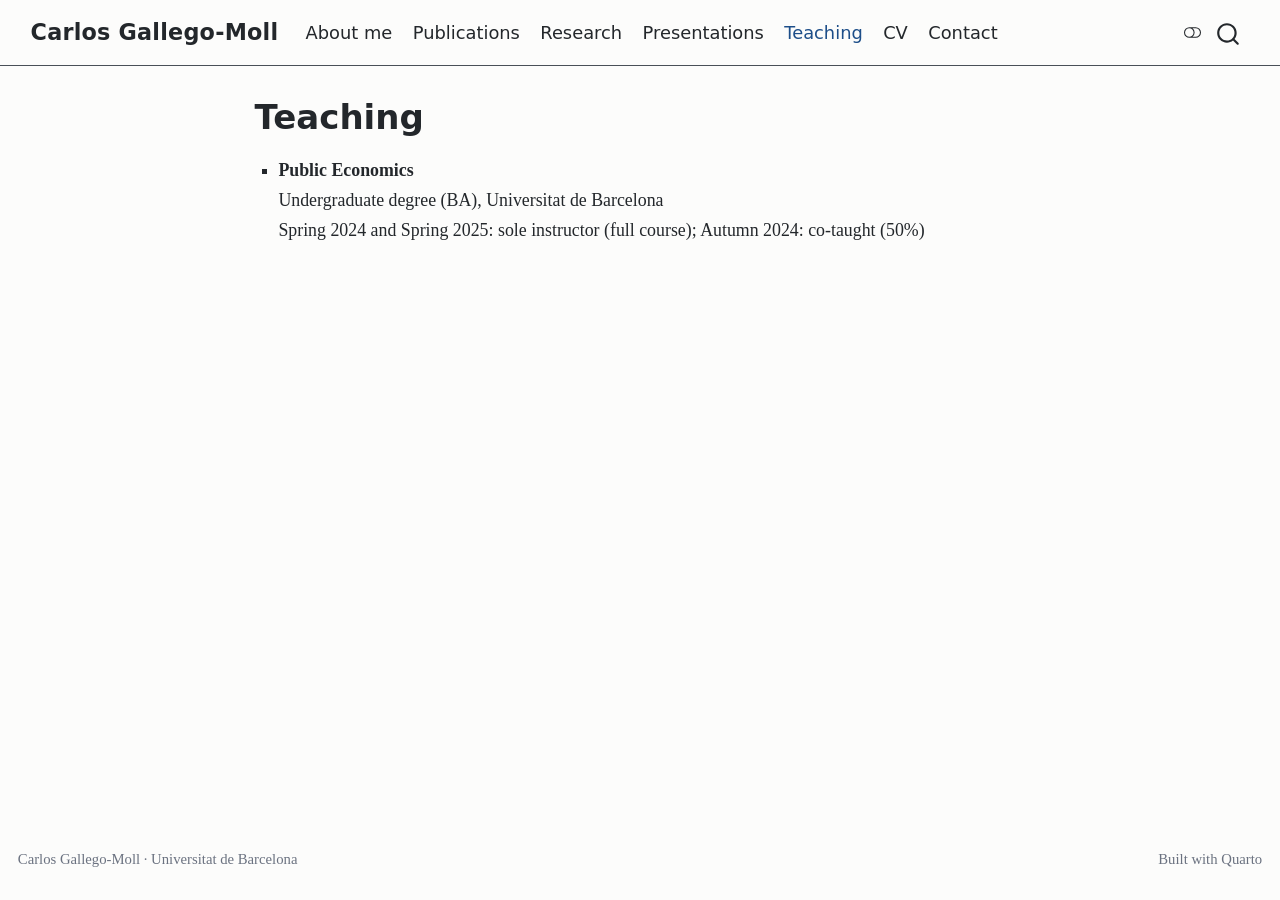
<file: teaching.html>
<!DOCTYPE html>
<html xmlns="http://www.w3.org/1999/xhtml" lang="en" xml:lang="en"><head>

<meta charset="utf-8">
<meta name="generator" content="quarto-1.10.19">

<meta name="viewport" content="width=device-width, initial-scale=1.0, user-scalable=yes">

<meta name="description" content="Teaching experience of Carlos Gallego-Moll at the Universitat de Barcelona.">

<title>Teaching – Carlos Gallego-Moll | Economist</title>
<style>
/* Default styles provided by pandoc.
** See https://pandoc.org/MANUAL.html#variables-for-html for config info.
*/
span.smallcaps{font-variant: small-caps;}
div.columns{display: flex; gap: 1.5em;}
div.column{flex: auto;}
@media screen {
div.columns{gap: min(4vw, 1.5em);}
div.column{overflow-x: auto;}
}
div.hanging-indent{margin-left: 1.5em; text-indent: -1.5em;}
ul.task-list{list-style: none;}
ul.task-list li input[type="checkbox"] {
  width: 0.8em;
  margin: 0 0.8em 0.2em -1em; /* quarto-specific, see https://github.com/quarto-dev/quarto-cli/issues/4556 */ 
  vertical-align: middle;
}
</style>


<script src="site_libs/quarto-nav/quarto-nav.js"></script>
<script src="site_libs/quarto-nav/headroom.min.js"></script>
<script src="site_libs/clipboard/clipboard.min.js"></script>
<script src="site_libs/quarto-search/autocomplete.umd.js"></script>
<script src="site_libs/quarto-search/fuse.min.js"></script>
<script src="site_libs/quarto-search/quarto-search.js"></script>
<meta name="quarto:offset" content="./">
<link href="./assets/favicon.svg" rel="icon" type="image/svg+xml">
<script src="site_libs/quarto-html/quarto.js" type="module"></script>
<script src="site_libs/quarto-html/tabsets/tabsets.js" type="module"></script>
<script src="site_libs/quarto-html/popper.min.js"></script>
<script src="site_libs/quarto-html/tippy.umd.min.js"></script>
<script src="site_libs/quarto-html/anchor.min.js"></script>
<link href="site_libs/quarto-html/tippy.css" rel="stylesheet">
<link href="site_libs/quarto-html/quarto-syntax-highlighting-bf27225e3a48a9273f3daa8f8e829971.css" rel="stylesheet" class="quarto-color-scheme" id="quarto-text-highlighting-styles">
<link href="site_libs/quarto-html/quarto-syntax-highlighting-dark-b626d73c4c936ccc3cb08be7d45d1df6.css" rel="stylesheet" class="quarto-color-scheme quarto-color-alternate" id="quarto-text-highlighting-styles">
<link href="site_libs/quarto-html/quarto-syntax-highlighting-bf27225e3a48a9273f3daa8f8e829971.css" rel="stylesheet" class="quarto-color-scheme-extra" id="quarto-text-highlighting-styles">
<script src="site_libs/bootstrap/bootstrap.min.js"></script>
<link href="site_libs/bootstrap/bootstrap-icons.css" rel="stylesheet">
<link href="site_libs/bootstrap/bootstrap-c5fb17006b5dd4b1241c28dac38ae5bd.min.css" rel="stylesheet" append-hash="true" class="quarto-color-scheme" id="quarto-bootstrap" data-mode="light">
<link href="site_libs/bootstrap/bootstrap-dark-a0b827db1432d1d05c0233738fae65d0.min.css" rel="stylesheet" append-hash="true" class="quarto-color-scheme quarto-color-alternate" id="quarto-bootstrap" data-mode="dark">
<link href="site_libs/bootstrap/bootstrap-c5fb17006b5dd4b1241c28dac38ae5bd.min.css" rel="stylesheet" append-hash="true" class="quarto-color-scheme-extra" id="quarto-bootstrap" data-mode="light">
<script id="quarto-search-options" type="application/json">{
  "location": "navbar",
  "copy-button": false,
  "collapse-after": 3,
  "panel-placement": "end",
  "type": "overlay",
  "limit": 50,
  "keyboard-shortcut": [
    "f",
    "/",
    "s"
  ],
  "show-item-context": false,
  "language": {
    "search-no-results-text": "No results",
    "search-matching-documents-text": "matching documents",
    "search-copy-link-title": "Copy link to search",
    "search-hide-matches-text": "Hide additional matches",
    "search-more-match-text": "more match in this document",
    "search-more-matches-text": "more matches in this document",
    "search-clear-button-title": "Clear",
    "search-text-placeholder": "",
    "search-detached-cancel-button-title": "Cancel",
    "search-submit-button-title": "Submit",
    "search-label": "Search"
  }
}</script>
<style>html{ scroll-behavior: smooth; }</style>
<script type="application/ld+json">

{

  "@context": "https://schema.org",

  "@type": "Person",

  "name": "Carlos Gallego-Moll",

  "alternateName": ["Carlos Gallego", "Carlos Gallego Moll"],

  "url": "https://cgallegom.github.io/",

  "image": "https://cgallegom.github.io/assets/photo.jpg",

  "jobTitle": "Research Technician in Economics",

  "description": "Economist working on applied microeconometrics, machine learning and causal inference for health and public policy questions.",

  "affiliation": [

    { "@type": "CollegeOrUniversity", "name": "Universitat de Barcelona", "url": "https://www.ub.edu" }

  ],

  "alumniOf": [

    { "@type": "CollegeOrUniversity", "name": "Universitat de Barcelona" },

    { "@type": "CollegeOrUniversity", "name": "Universitat de les Illes Balears" },

    { "@type": "CollegeOrUniversity", "name": "Universidad Nacional de Educación a Distancia" }

  ],

  "knowsAbout": ["Health economics", "Applied microeconometrics", "Machine learning", "Causal inference", "Difference-in-differences", "Hospital quality and efficiency", "Primary care", "Multimorbidity"],

  "sameAs": [

    "https://orcid.org/0000-0001-7215-4584",

    "https://scholar.google.com/citations?user=HgohTeMAAAAJ",

    "https://www.linkedin.com/in/carlos-gallego-economist-datascientist/",

    "https://github.com/cgallegom"

  ]

}

</script>



<link rel="stylesheet" href="styles.css">
<meta property="og:title" content="Teaching – Carlos Gallego-Moll | Economist">
<meta property="og:description" content="Teaching experience of Carlos Gallego-Moll at the Universitat de Barcelona.">
<meta property="og:image" content="https://cgallegom.github.io/assets/photo.jpg">
<meta property="og:site_name" content="Carlos Gallego-Moll | Economist">
<meta name="twitter:title" content="Teaching – Carlos Gallego-Moll | Economist">
<meta name="twitter:description" content="Teaching experience of Carlos Gallego-Moll at the Universitat de Barcelona.">
<meta name="twitter:image" content="https://cgallegom.github.io/assets/photo.jpg">
<meta name="twitter:card" content="summary_large_image">
</head>

<body class="nav-fixed fullcontent quarto-light"><script id="quarto-html-before-body" type="application/javascript">
    const toggleBodyColorMode = (bsSheetEl) => {
      const mode = bsSheetEl.getAttribute("data-mode");
      const bodyEl = window.document.querySelector("body");
      if (mode === "dark") {
        bodyEl.classList.add("quarto-dark");
        bodyEl.classList.remove("quarto-light");
      } else {
        bodyEl.classList.add("quarto-light");
        bodyEl.classList.remove("quarto-dark");
      }
    }
    const toggleBodyColorPrimary = () => {
      const bsSheetEl = window.document.querySelector("link#quarto-bootstrap:not([rel=disabled-stylesheet])");
      if (bsSheetEl) {
        toggleBodyColorMode(bsSheetEl);
      }
    }
    const setColorSchemeToggle = (alternate) => {
      const toggles = window.document.querySelectorAll('.quarto-color-scheme-toggle');
      for (let i=0; i < toggles.length; i++) {
        const toggle = toggles[i];
        if (toggle) {
          if (alternate) {
            toggle.classList.add("alternate");
          } else {
            toggle.classList.remove("alternate");
          }
        }
      }
    };
    const toggleColorMode = (alternate) => {
      // Switch the stylesheets
      const primaryStylesheets = window.document.querySelectorAll('link.quarto-color-scheme:not(.quarto-color-alternate)');
      const alternateStylesheets = window.document.querySelectorAll('link.quarto-color-scheme.quarto-color-alternate');
      manageTransitions('#quarto-margin-sidebar .nav-link', false);
      if (alternate) {
        // note: dark is layered on light, we don't disable primary!
        enableStylesheet(alternateStylesheets);
        for (const sheetNode of alternateStylesheets) {
          if (sheetNode.id === "quarto-bootstrap") {
            toggleBodyColorMode(sheetNode);
          }
        }
      } else {
        disableStylesheet(alternateStylesheets);
        enableStylesheet(primaryStylesheets)
        toggleBodyColorPrimary();
      }
      manageTransitions('#quarto-margin-sidebar .nav-link', true);
      // Switch the toggles
      setColorSchemeToggle(alternate)
      // Hack to workaround the fact that safari doesn't
      // properly recolor the scrollbar when toggling (#1455)
      if (navigator.userAgent.indexOf('Safari') > 0 && navigator.userAgent.indexOf('Chrome') == -1) {
        manageTransitions("body", false);
        window.scrollTo(0, 1);
        setTimeout(() => {
          window.scrollTo(0, 0);
          manageTransitions("body", true);
        }, 40);
      }
    }
    const disableStylesheet = (stylesheets) => {
      for (let i=0; i < stylesheets.length; i++) {
        const stylesheet = stylesheets[i];
        stylesheet.rel = 'disabled-stylesheet';
      }
    }
    const enableStylesheet = (stylesheets) => {
      for (let i=0; i < stylesheets.length; i++) {
        const stylesheet = stylesheets[i];
        if(stylesheet.rel !== 'stylesheet') { // for Chrome, which will still FOUC without this check
          stylesheet.rel = 'stylesheet';
        }
      }
    }
    const manageTransitions = (selector, allowTransitions) => {
      const els = window.document.querySelectorAll(selector);
      for (let i=0; i < els.length; i++) {
        const el = els[i];
        if (allowTransitions) {
          el.classList.remove('notransition');
        } else {
          el.classList.add('notransition');
        }
      }
    }
    const isFileUrl = () => {
      return window.location.protocol === 'file:';
    }
    const hasAlternateSentinel = () => {
      let styleSentinel = getColorSchemeSentinel();
      if (styleSentinel !== null) {
        return styleSentinel === "alternate";
      } else {
        return false;
      }
    }
    const setStyleSentinel = (alternate) => {
      const value = alternate ? "alternate" : "default";
      if (!isFileUrl()) {
        window.localStorage.setItem("quarto-color-scheme", value);
      } else {
        localAlternateSentinel = value;
      }
    }
    const getColorSchemeSentinel = () => {
      if (!isFileUrl()) {
        const storageValue = window.localStorage.getItem("quarto-color-scheme");
        return storageValue != null ? storageValue : localAlternateSentinel;
      } else {
        return localAlternateSentinel;
      }
    }
    const toggleGiscusIfUsed = (isAlternate, darkModeDefault) => {
      const baseTheme = document.querySelector('#giscus-base-theme')?.value ?? 'light';
      const alternateTheme = document.querySelector('#giscus-alt-theme')?.value ?? 'dark';
      let newTheme = '';
      if(authorPrefersDark) {
        newTheme = isAlternate ? baseTheme : alternateTheme;
      } else {
        newTheme = isAlternate ? alternateTheme : baseTheme;
      }
      const changeGiscusTheme = () => {
        // From: https://github.com/giscus/giscus/issues/336
        const sendMessage = (message) => {
          const iframe = document.querySelector('iframe.giscus-frame');
          if (!iframe) return;
          iframe.contentWindow.postMessage({ giscus: message }, 'https://giscus.app');
        }
        sendMessage({
          setConfig: {
            theme: newTheme
          }
        });
      }
      const isGiscussLoaded = window.document.querySelector('iframe.giscus-frame') !== null;
      if (isGiscussLoaded) {
        changeGiscusTheme();
      }
    };
    const authorPrefersDark = false;
    const queryPrefersDark = window.matchMedia('(prefers-color-scheme: dark)');
    const darkModeDefault = queryPrefersDark.matches;
      document.querySelector('link#quarto-text-highlighting-styles.quarto-color-scheme-extra').rel = 'disabled-stylesheet';
      document.querySelector('link#quarto-bootstrap.quarto-color-scheme-extra').rel = 'disabled-stylesheet';
    let localAlternateSentinel = darkModeDefault ? 'alternate' : 'default';
    // Dark / light mode switch
    window.quartoToggleColorScheme = () => {
      // Read the current dark / light value
      let toAlternate = !hasAlternateSentinel();
      toggleColorMode(toAlternate);
      setStyleSentinel(toAlternate);
      toggleGiscusIfUsed(toAlternate, darkModeDefault);
      window.dispatchEvent(new Event('resize'));
    };
    queryPrefersDark.addEventListener("change", e => {
      if(window.localStorage.getItem("quarto-color-scheme") !== null)
        return;
      const alternate = e.matches
      toggleColorMode(alternate);
      localAlternateSentinel = e.matches ? 'alternate' : 'default'; // this is used alongside local storage!
      toggleGiscusIfUsed(alternate, darkModeDefault);
    });
    // Switch to dark mode if need be
    if (hasAlternateSentinel()) {
      toggleColorMode(true);
    } else {
      toggleColorMode(false);
    }
  </script>

<div id="quarto-search-results"></div>
  <header id="quarto-header" class="headroom fixed-top">
    <nav class="navbar navbar-expand-lg border-bottom" data-bs-theme="dark">
      <div class="navbar-container container-fluid">
      <div class="navbar-brand-container mx-auto">
    <a class="navbar-brand" href="./index.html">
    <span class="navbar-title">Carlos Gallego-Moll</span>
    </a>
  </div>
            <div id="quarto-search" class="" title="Search"></div>
          <button class="navbar-toggler" type="button" data-bs-toggle="collapse" data-bs-target="#navbarCollapse" aria-controls="navbarCollapse" role="menu" aria-expanded="false" aria-label="Toggle navigation" onclick="if (window.quartoToggleHeadroom) { window.quartoToggleHeadroom(); }">
  <span class="navbar-toggler-icon"></span>
</button>
          <div class="collapse navbar-collapse" id="navbarCollapse">
            <ul class="navbar-nav navbar-nav-scroll me-auto">
  <li class="nav-item">
    <a class="nav-link" href="./index.html"> 
<span class="menu-text">About me</span></a>
  </li>  
  <li class="nav-item">
    <a class="nav-link" href="./publications.html"> 
<span class="menu-text">Publications</span></a>
  </li>  
  <li class="nav-item">
    <a class="nav-link" href="./research.html"> 
<span class="menu-text">Research</span></a>
  </li>  
  <li class="nav-item">
    <a class="nav-link" href="./presentations.html"> 
<span class="menu-text">Presentations</span></a>
  </li>  
  <li class="nav-item">
    <a class="nav-link active" href="./teaching.html" aria-current="page"> 
<span class="menu-text">Teaching</span></a>
  </li>  
  <li class="nav-item">
    <a class="nav-link" href="./cv.html"> 
<span class="menu-text">CV</span></a>
  </li>  
  <li class="nav-item">
    <a class="nav-link" href="./contact.html"> 
<span class="menu-text">Contact</span></a>
  </li>  
</ul>
          </div> <!-- /navcollapse -->
            <div class="quarto-navbar-tools">
  <a href="" class="quarto-color-scheme-toggle quarto-navigation-tool  px-1" onclick="window.quartoToggleColorScheme(); return false;" title="Toggle dark mode"><i class="bi"></i></a>
</div>
      </div> <!-- /container-fluid -->
    </nav>
</header>
<!-- content -->
<div id="quarto-content" class="quarto-container page-columns page-rows-contents page-layout-article page-navbar">
<!-- sidebar -->
<!-- margin-sidebar -->
    
<!-- main -->
<main class="content" id="quarto-document-content">


<header id="title-block-header" class="quarto-title-block default">
<div class="quarto-title">
<h1 class="title">Teaching</h1>
</div>

<div>
  <div class="description">
    Teaching experience of Carlos Gallego-Moll at the Universitat de Barcelona.
  </div>
</div>


<div class="quarto-title-meta">

    
  
    
  </div>
  


</header>


<div class="course">
<ul>
<li><strong>Public Economics</strong><br>
Undergraduate degree (BA), Universitat de Barcelona<br>
Spring 2024 and Spring 2025: sole instructor (full course); Autumn 2024: co-taught (50%)</li>
</ul>
</div>



<a onclick="window.scrollTo(0, 0); return false;" role="button" id="quarto-back-to-top"><i class="bi bi-arrow-up"></i> Back to top</a></main> <!-- /main -->
<script id="quarto-html-after-body" type="application/javascript">
  window.document.addEventListener("DOMContentLoaded", function (event) {
    // Ensure there is a toggle, if there isn't float one in the top right
    if (window.document.querySelector('.quarto-color-scheme-toggle') === null) {
      const a = window.document.createElement('a');
      a.classList.add('top-right');
      a.classList.add('quarto-color-scheme-toggle');
      a.href = "";
      a.onclick = function() { try { window.quartoToggleColorScheme(); } catch {} return false; };
      const i = window.document.createElement("i");
      i.classList.add('bi');
      a.appendChild(i);
      window.document.body.appendChild(a);
    }
    setColorSchemeToggle(hasAlternateSentinel())
    const icon = "";
    const anchorJS = new window.AnchorJS();
    anchorJS.options = {
      placement: 'right',
      icon: icon
    };
    anchorJS.add('.anchored');
    const isCodeAnnotation = (el) => {
      for (const clz of el.classList) {
        if (clz.startsWith('code-annotation-')) {                     
          return true;
        }
      }
      return false;
    }
    const onCopySuccess = function(e) {
      // button target
      const button = e.trigger;
      // don't keep focus
      button.blur();
      // flash "checked"
      button.classList.add('code-copy-button-checked');
      var currentTitle = button.getAttribute("title");
      button.setAttribute("title", "Copied!");
      let tooltip;
      if (window.bootstrap) {
        button.setAttribute("data-bs-toggle", "tooltip");
        button.setAttribute("data-bs-placement", "left");
        button.setAttribute("data-bs-title", "Copied!");
        tooltip = new bootstrap.Tooltip(button, 
          { trigger: "manual", 
            customClass: "code-copy-button-tooltip",
            offset: [0, -8]});
        tooltip.show();    
      }
      setTimeout(function() {
        if (tooltip) {
          tooltip.hide();
          button.removeAttribute("data-bs-title");
          button.removeAttribute("data-bs-toggle");
          button.removeAttribute("data-bs-placement");
        }
        button.setAttribute("title", currentTitle);
        button.classList.remove('code-copy-button-checked');
      }, 1000);
      // clear code selection
      e.clearSelection();
    }
    const getTextToCopy = function(trigger) {
      const outerScaffold = trigger.parentElement.cloneNode(true);
      const codeEl = outerScaffold.querySelector('code');
      for (const childEl of codeEl.children) {
        if (isCodeAnnotation(childEl)) {
          childEl.remove();
        }
      }
      return codeEl.innerText;
    }
    const clipboard = new window.ClipboardJS('.code-copy-button:not([data-in-quarto-modal])', {
      text: getTextToCopy
    });
    clipboard.on('success', onCopySuccess);
    if (window.document.getElementById('quarto-embedded-source-code-modal')) {
      const clipboardModal = new window.ClipboardJS('.code-copy-button[data-in-quarto-modal]', {
        text: getTextToCopy,
        container: window.document.getElementById('quarto-embedded-source-code-modal')
      });
      clipboardModal.on('success', onCopySuccess);
    }
      var localhostRegex = new RegExp(/^(?:http|https):\/\/localhost\:?[0-9]*\//);
      var mailtoRegex = new RegExp(/^mailto:/);
        var filterRegex = new RegExp("https:\/\/cgallegom\.github\.io");
      var isInternal = (href) => {
          return filterRegex.test(href) || localhostRegex.test(href) || mailtoRegex.test(href);
      }
      // Inspect non-navigation links and adorn them if external
     var links = window.document.querySelectorAll('a[href]:not(.nav-link):not(.navbar-brand):not(.toc-action):not(.sidebar-link):not(.sidebar-item-toggle):not(.pagination-link):not(.no-external):not([aria-hidden]):not(.dropdown-item):not(.quarto-navigation-tool):not(.about-link)');
      for (var i=0; i<links.length; i++) {
        const link = links[i];
        if (!isInternal(link.href)) {
          // undo the damage that might have been done by quarto-nav.js in the case of
          // links that we want to consider external
          if (link.dataset.originalHref !== undefined) {
            link.href = link.dataset.originalHref;
          }
            // target, if specified
            link.setAttribute("target", "_blank");
            if (link.getAttribute("rel") === null) {
              link.setAttribute("rel", "noopener");
            }
        }
      }
    function tippyHover(el, contentFn, onTriggerFn, onUntriggerFn) {
      const config = {
        allowHTML: true,
        maxWidth: 500,
        delay: 100,
        arrow: false,
        appendTo: function(el) {
            return el.parentElement;
        },
        interactive: true,
        interactiveBorder: 10,
        theme: 'quarto',
        placement: 'bottom-start',
      };
      if (contentFn) {
        config.content = contentFn;
      }
      if (onTriggerFn) {
        config.onTrigger = onTriggerFn;
      }
      if (onUntriggerFn) {
        config.onUntrigger = onUntriggerFn;
      }
      window.tippy(el, config); 
    }
    const noterefs = window.document.querySelectorAll('a[role="doc-noteref"]');
    for (var i=0; i<noterefs.length; i++) {
      const ref = noterefs[i];
      tippyHover(ref, function() {
        // use id or data attribute instead here
        let href = ref.getAttribute('data-footnote-href') || ref.getAttribute('href');
        try { href = new URL(href).hash; } catch {}
        const id = href.replace(/^#\/?/, "");
        const note = window.document.getElementById(id);
        if (note) {
          return note.innerHTML;
        } else {
          return "";
        }
      });
    }
    const xrefs = window.document.querySelectorAll('a.quarto-xref');
    const processXRef = (id, note) => {
      // Strip column container classes
      const stripColumnClz = (el) => {
        el.classList.remove("page-full", "page-columns");
        if (el.children) {
          for (const child of el.children) {
            stripColumnClz(child);
          }
        }
      }
      stripColumnClz(note)
      if (id === null || id.startsWith('sec-')) {
        // Special case sections, only their first couple elements
        const container = document.createElement("div");
        if (note.children && note.children.length > 2) {
          container.appendChild(note.children[0].cloneNode(true));
          for (let i = 1; i < note.children.length; i++) {
            const child = note.children[i];
            if (child.tagName === "P" && child.innerText === "") {
              continue;
            } else {
              container.appendChild(child.cloneNode(true));
              break;
            }
          }
          if (window.Quarto?.typesetMath) {
            window.Quarto.typesetMath(container);
          }
          return container.innerHTML
        } else {
          if (window.Quarto?.typesetMath) {
            window.Quarto.typesetMath(note);
          }
          return note.innerHTML;
        }
      } else {
        // Remove any anchor links if they are present
        const anchorLink = note.querySelector('a.anchorjs-link');
        if (anchorLink) {
          anchorLink.remove();
        }
        if (window.Quarto?.typesetMath) {
          window.Quarto.typesetMath(note);
        }
        if (note.classList.contains("callout")) {
          return note.outerHTML;
        } else {
          return note.innerHTML;
        }
      }
    }
    for (var i=0; i<xrefs.length; i++) {
      const xref = xrefs[i];
      tippyHover(xref, undefined, function(instance) {
        instance.disable();
        let url = xref.getAttribute('href');
        let hash = undefined; 
        if (url.startsWith('#')) {
          hash = url;
        } else {
          try { hash = new URL(url).hash; } catch {}
        }
        if (hash) {
          const id = hash.replace(/^#\/?/, "");
          const note = window.document.getElementById(id);
          if (note !== null) {
            try {
              const html = processXRef(id, note.cloneNode(true));
              instance.setContent(html);
            } finally {
              instance.enable();
              instance.show();
            }
          } else {
            // See if we can fetch this
            fetch(url.split('#')[0])
            .then(res => res.text())
            .then(html => {
              const parser = new DOMParser();
              const htmlDoc = parser.parseFromString(html, "text/html");
              const note = htmlDoc.getElementById(id);
              if (note !== null) {
                const html = processXRef(id, note);
                instance.setContent(html);
              } 
            }).finally(() => {
              instance.enable();
              instance.show();
            });
          }
        } else {
          // See if we can fetch a full url (with no hash to target)
          // This is a special case and we should probably do some content thinning / targeting
          fetch(url)
          .then(res => res.text())
          .then(html => {
            const parser = new DOMParser();
            const htmlDoc = parser.parseFromString(html, "text/html");
            const note = htmlDoc.querySelector('main.content');
            if (note !== null) {
              // This should only happen for chapter cross references
              // (since there is no id in the URL)
              // remove the first header
              if (note.children.length > 0 && note.children[0].tagName === "HEADER") {
                note.children[0].remove();
              }
              const html = processXRef(null, note);
              instance.setContent(html);
            } 
          }).finally(() => {
            instance.enable();
            instance.show();
          });
        }
      }, function(instance) {
      });
    }
        let selectedAnnoteEl;
        const selectorForAnnotation = ( cell, annotation) => {
          let cellAttr = 'data-code-cell="' + cell + '"';
          let lineAttr = 'data-code-annotation="' +  annotation + '"';
          const selector = 'span[' + cellAttr + '][' + lineAttr + ']';
          return selector;
        }
        const selectCodeLines = (annoteEl) => {
          const doc = window.document;
          const targetCell = annoteEl.getAttribute("data-target-cell");
          const targetAnnotation = annoteEl.getAttribute("data-target-annotation");
          const annoteSpan = window.document.querySelector(selectorForAnnotation(targetCell, targetAnnotation));
          const lines = annoteSpan.getAttribute("data-code-lines").split(",");
          const lineIds = lines.map((line) => {
            return targetCell + "-" + line;
          })
          let top = null;
          let height = null;
          let parent = null;
          if (lineIds.length > 0) {
              //compute the position of the single el (top and bottom and make a div)
              const el = window.document.getElementById(lineIds[0]);
              top = el.offsetTop;
              height = el.offsetHeight;
              parent = el.parentElement.parentElement;
            if (lineIds.length > 1) {
              const lastEl = window.document.getElementById(lineIds[lineIds.length - 1]);
              const bottom = lastEl.offsetTop + lastEl.offsetHeight;
              height = bottom - top;
            }
            if (top !== null && height !== null && parent !== null) {
              // cook up a div (if necessary) and position it 
              let div = window.document.getElementById("code-annotation-line-highlight");
              if (div === null) {
                div = window.document.createElement("div");
                div.setAttribute("id", "code-annotation-line-highlight");
                div.style.position = 'absolute';
                parent.appendChild(div);
              }
              div.style.top = top - 2 + "px";
              div.style.height = height + 4 + "px";
              div.style.left = 0;
              let gutterDiv = window.document.getElementById("code-annotation-line-highlight-gutter");
              if (gutterDiv === null) {
                gutterDiv = window.document.createElement("div");
                gutterDiv.setAttribute("id", "code-annotation-line-highlight-gutter");
                gutterDiv.style.position = 'absolute';
                const codeCell = window.document.getElementById(targetCell);
                const gutter = codeCell.querySelector('.code-annotation-gutter');
                gutter.appendChild(gutterDiv);
              }
              gutterDiv.style.top = top - 2 + "px";
              gutterDiv.style.height = height + 4 + "px";
            }
            selectedAnnoteEl = annoteEl;
          }
        };
        const unselectCodeLines = () => {
          const elementsIds = ["code-annotation-line-highlight", "code-annotation-line-highlight-gutter"];
          elementsIds.forEach((elId) => {
            const div = window.document.getElementById(elId);
            if (div) {
              div.remove();
            }
          });
          selectedAnnoteEl = undefined;
        };
          // Handle positioning of the toggle
      window.addEventListener(
        "resize",
        throttle(() => {
          elRect = undefined;
          if (selectedAnnoteEl) {
            selectCodeLines(selectedAnnoteEl);
          }
        }, 10)
      );
      function throttle(fn, ms) {
      let throttle = false;
      let timer;
        return (...args) => {
          if(!throttle) { // first call gets through
              fn.apply(this, args);
              throttle = true;
          } else { // all the others get throttled
              if(timer) clearTimeout(timer); // cancel #2
              timer = setTimeout(() => {
                fn.apply(this, args);
                timer = throttle = false;
              }, ms);
          }
        };
      }
        // Attach click handler to the DT
        const annoteDls = window.document.querySelectorAll('dt[data-target-cell]');
        for (const annoteDlNode of annoteDls) {
          annoteDlNode.addEventListener('click', (event) => {
            const clickedEl = event.target;
            if (clickedEl !== selectedAnnoteEl) {
              unselectCodeLines();
              const activeEl = window.document.querySelector('dt[data-target-cell].code-annotation-active');
              if (activeEl) {
                activeEl.classList.remove('code-annotation-active');
              }
              selectCodeLines(clickedEl);
              clickedEl.classList.add('code-annotation-active');
            } else {
              // Unselect the line
              unselectCodeLines();
              clickedEl.classList.remove('code-annotation-active');
            }
          });
        }
    const findCites = (el) => {
      const parentEl = el.parentElement;
      if (parentEl) {
        const cites = parentEl.dataset.cites;
        if (cites) {
          return {
            el,
            cites: cites.split(' ')
          };
        } else {
          return findCites(el.parentElement)
        }
      } else {
        return undefined;
      }
    };
    var bibliorefs = window.document.querySelectorAll('a[role="doc-biblioref"]');
    for (var i=0; i<bibliorefs.length; i++) {
      const ref = bibliorefs[i];
      const citeInfo = findCites(ref);
      if (citeInfo) {
        tippyHover(citeInfo.el, function() {
          var popup = window.document.createElement('div');
          citeInfo.cites.forEach(function(cite) {
            var citeDiv = window.document.createElement('div');
            citeDiv.classList.add('hanging-indent');
            citeDiv.classList.add('csl-entry');
            var biblioDiv = window.document.getElementById('ref-' + cite);
            if (biblioDiv) {
              citeDiv.innerHTML = biblioDiv.innerHTML;
            }
            popup.appendChild(citeDiv);
          });
          return popup.innerHTML;
        });
      }
    }
  });
  </script>
</div> <!-- /content -->
<footer class="footer">
  <div class="nav-footer">
    <div class="nav-footer-left">
<p>Carlos Gallego-Moll · Universitat de Barcelona</p>
</div>   
    <div class="nav-footer-center">
      &nbsp;
    </div>
    <div class="nav-footer-right">
<p>Built with <a href="https://quarto.org">Quarto</a></p>
</div>
  </div>
</footer>




<script src="site_libs/quarto-html/zenscroll-min.js"></script>
</body></html>
</file>
<file: site_libs/quarto-html/tippy.css>
.tippy-box[data-animation=fade][data-state=hidden]{opacity:0}[data-tippy-root]{max-width:calc(100vw - 10px)}.tippy-box{position:relative;background-color:#333;color:#fff;border-radius:4px;font-size:14px;line-height:1.4;white-space:normal;outline:0;transition-property:transform,visibility,opacity}.tippy-box[data-placement^=top]>.tippy-arrow{bottom:0}.tippy-box[data-placement^=top]>.tippy-arrow:before{bottom:-7px;left:0;border-width:8px 8px 0;border-top-color:initial;transform-origin:center top}.tippy-box[data-placement^=bottom]>.tippy-arrow{top:0}.tippy-box[data-placement^=bottom]>.tippy-arrow:before{top:-7px;left:0;border-width:0 8px 8px;border-bottom-color:initial;transform-origin:center bottom}.tippy-box[data-placement^=left]>.tippy-arrow{right:0}.tippy-box[data-placement^=left]>.tippy-arrow:before{border-width:8px 0 8px 8px;border-left-color:initial;right:-7px;transform-origin:center left}.tippy-box[data-placement^=right]>.tippy-arrow{left:0}.tippy-box[data-placement^=right]>.tippy-arrow:before{left:-7px;border-width:8px 8px 8px 0;border-right-color:initial;transform-origin:center right}.tippy-box[data-inertia][data-state=visible]{transition-timing-function:cubic-bezier(.54,1.5,.38,1.11)}.tippy-arrow{width:16px;height:16px;color:#333}.tippy-arrow:before{content:"";position:absolute;border-color:transparent;border-style:solid}.tippy-content{position:relative;padding:5px 9px;z-index:1}
</file>
<file: site_libs/quarto-html/quarto-syntax-highlighting-bf27225e3a48a9273f3daa8f8e829971.css>
/* quarto syntax highlight colors */
:root {
  --quarto-hl-ot-color: #003B4F;
  --quarto-hl-at-color: #657422;
  --quarto-hl-ss-color: #20794D;
  --quarto-hl-an-color: #5E5E5E;
  --quarto-hl-fu-color: #4758AB;
  --quarto-hl-st-color: #20794D;
  --quarto-hl-cf-color: #003B4F;
  --quarto-hl-op-color: #5E5E5E;
  --quarto-hl-er-color: #AD0000;
  --quarto-hl-bn-color: #AD0000;
  --quarto-hl-al-color: #AD0000;
  --quarto-hl-va-color: #111111;
  --quarto-hl-bu-color: inherit;
  --quarto-hl-ex-color: inherit;
  --quarto-hl-pp-color: #AD0000;
  --quarto-hl-in-color: #5E5E5E;
  --quarto-hl-vs-color: #20794D;
  --quarto-hl-wa-color: #5E5E5E;
  --quarto-hl-do-color: #5E5E5E;
  --quarto-hl-im-color: #00769E;
  --quarto-hl-ch-color: #20794D;
  --quarto-hl-dt-color: #AD0000;
  --quarto-hl-fl-color: #AD0000;
  --quarto-hl-co-color: #5E5E5E;
  --quarto-hl-cv-color: #5E5E5E;
  --quarto-hl-cn-color: #8f5902;
  --quarto-hl-sc-color: #5E5E5E;
  --quarto-hl-dv-color: #AD0000;
  --quarto-hl-kw-color: #003B4F;
}

/* other quarto variables */
:root {
  --quarto-font-monospace: SFMono-Regular, Menlo, Monaco, Consolas, "Liberation Mono", "Courier New", monospace;
}

/* syntax highlight based on Pandoc's rules */
pre > code.sourceCode > span {
  color: #003B4F;
}

code.sourceCode > span {
  color: #003B4F;
}

div.sourceCode,
div.sourceCode pre.sourceCode {
  color: #003B4F;
}

/* Normal */
code span {
  color: #003B4F;
}

/* Alert */
code span.al {
  color: #AD0000;
  font-style: inherit;
}

/* Annotation */
code span.an {
  color: #5E5E5E;
  font-style: inherit;
}

/* Attribute */
code span.at {
  color: #657422;
  font-style: inherit;
}

/* BaseN */
code span.bn {
  color: #AD0000;
  font-style: inherit;
}

/* BuiltIn */
code span.bu {
  font-style: inherit;
}

/* ControlFlow */
code span.cf {
  color: #003B4F;
  font-weight: bold;
  font-style: inherit;
}

/* Char */
code span.ch {
  color: #20794D;
  font-style: inherit;
}

/* Constant */
code span.cn {
  color: #8f5902;
  font-style: inherit;
}

/* Comment */
code span.co {
  color: #5E5E5E;
  font-style: inherit;
}

/* CommentVar */
code span.cv {
  color: #5E5E5E;
  font-style: italic;
}

/* Documentation */
code span.do {
  color: #5E5E5E;
  font-style: italic;
}

/* DataType */
code span.dt {
  color: #AD0000;
  font-style: inherit;
}

/* DecVal */
code span.dv {
  color: #AD0000;
  font-style: inherit;
}

/* Error */
code span.er {
  color: #AD0000;
  font-style: inherit;
}

/* Extension */
code span.ex {
  font-style: inherit;
}

/* Float */
code span.fl {
  color: #AD0000;
  font-style: inherit;
}

/* Function */
code span.fu {
  color: #4758AB;
  font-style: inherit;
}

/* Import */
code span.im {
  color: #00769E;
  font-style: inherit;
}

/* Information */
code span.in {
  color: #5E5E5E;
  font-style: inherit;
}

/* Keyword */
code span.kw {
  color: #003B4F;
  font-weight: bold;
  font-style: inherit;
}

/* Operator */
code span.op {
  color: #5E5E5E;
  font-style: inherit;
}

/* Other */
code span.ot {
  color: #003B4F;
  font-style: inherit;
}

/* Preprocessor */
code span.pp {
  color: #AD0000;
  font-style: inherit;
}

/* SpecialChar */
code span.sc {
  color: #5E5E5E;
  font-style: inherit;
}

/* SpecialString */
code span.ss {
  color: #20794D;
  font-style: inherit;
}

/* String */
code span.st {
  color: #20794D;
  font-style: inherit;
}

/* Variable */
code span.va {
  color: #111111;
  font-style: inherit;
}

/* VerbatimString */
code span.vs {
  color: #20794D;
  font-style: inherit;
}

/* Warning */
code span.wa {
  color: #5E5E5E;
  font-style: italic;
}

.prevent-inlining {
  content: "</";
}

/*# sourceMappingURL=8be38f48d34c45af72792cbd699585e7.css.map */
</file>
<file: site_libs/quarto-html/quarto-syntax-highlighting-dark-b626d73c4c936ccc3cb08be7d45d1df6.css>
/* quarto syntax highlight colors */
:root {
  --quarto-hl-al-color: #f07178;
  --quarto-hl-an-color: #d4d0ab;
  --quarto-hl-at-color: #00e0e0;
  --quarto-hl-bn-color: #d4d0ab;
  --quarto-hl-bu-color: #abe338;
  --quarto-hl-ch-color: #abe338;
  --quarto-hl-co-color: #f8f8f2;
  --quarto-hl-cv-color: #ffd700;
  --quarto-hl-cn-color: #ffd700;
  --quarto-hl-cf-color: #ffa07a;
  --quarto-hl-dt-color: #ffa07a;
  --quarto-hl-dv-color: #d4d0ab;
  --quarto-hl-do-color: #f8f8f2;
  --quarto-hl-er-color: #f07178;
  --quarto-hl-ex-color: #00e0e0;
  --quarto-hl-fl-color: #d4d0ab;
  --quarto-hl-fu-color: #ffa07a;
  --quarto-hl-im-color: #abe338;
  --quarto-hl-in-color: #d4d0ab;
  --quarto-hl-kw-color: #ffa07a;
  --quarto-hl-op-color: #ffa07a;
  --quarto-hl-ot-color: #00e0e0;
  --quarto-hl-pp-color: #dcc6e0;
  --quarto-hl-re-color: #00e0e0;
  --quarto-hl-sc-color: #abe338;
  --quarto-hl-ss-color: #abe338;
  --quarto-hl-st-color: #abe338;
  --quarto-hl-va-color: #00e0e0;
  --quarto-hl-vs-color: #abe338;
  --quarto-hl-wa-color: #dcc6e0;
}

/* other quarto variables */
:root {
  --quarto-font-monospace: SFMono-Regular, Menlo, Monaco, Consolas, "Liberation Mono", "Courier New", monospace;
}

/* syntax highlight based on Pandoc's rules */
pre > code.sourceCode > span {
  color: #f8f8f2;
}

code.sourceCode > span {
  color: #f8f8f2;
}

div.sourceCode,
div.sourceCode pre.sourceCode {
  color: #f8f8f2;
}

/* Normal */
code span {
  color: #f8f8f2;
}

/* Alert */
code span.al {
  color: #f07178;
}

/* Annotation */
code span.an {
  color: #d4d0ab;
}

/* Attribute */
code span.at {
  color: #00e0e0;
}

/* BaseN */
code span.bn {
  color: #d4d0ab;
}

/* BuiltIn */
code span.bu {
  color: #abe338;
}

/* ControlFlow */
code span.cf {
  font-weight: bold;
  color: #ffa07a;
}

/* Char */
code span.ch {
  color: #abe338;
}

/* Constant */
code span.cn {
  color: #ffd700;
}

/* Comment */
code span.co {
  font-style: italic;
  color: #f8f8f2;
}

/* CommentVar */
code span.cv {
  color: #ffd700;
}

/* Documentation */
code span.do {
  color: #f8f8f2;
}

/* DataType */
code span.dt {
  color: #ffa07a;
}

/* DecVal */
code span.dv {
  color: #d4d0ab;
}

/* Error */
code span.er {
  color: #f07178;
  text-decoration: underline;
}

/* Extension */
code span.ex {
  font-weight: bold;
  color: #00e0e0;
}

/* Float */
code span.fl {
  color: #d4d0ab;
}

/* Function */
code span.fu {
  color: #ffa07a;
}

/* Import */
code span.im {
  color: #abe338;
}

/* Information */
code span.in {
  color: #d4d0ab;
}

/* Keyword */
code span.kw {
  font-weight: bold;
  color: #ffa07a;
}

/* Operator */
code span.op {
  color: #ffa07a;
}

/* Other */
code span.ot {
  color: #00e0e0;
}

/* Preprocessor */
code span.pp {
  color: #dcc6e0;
}

/* RegionMarker */
code span.re {
  background-color: #f8f8f2;
  color: #00e0e0;
}

/* SpecialChar */
code span.sc {
  color: #abe338;
}

/* SpecialString */
code span.ss {
  color: #abe338;
}

/* String */
code span.st {
  color: #abe338;
}

/* Variable */
code span.va {
  color: #00e0e0;
}

/* VerbatimString */
code span.vs {
  color: #abe338;
}

/* Warning */
code span.wa {
  color: #dcc6e0;
}

.prevent-inlining {
  content: "</";
}

/*# sourceMappingURL=a269c63e8167c3ae395728e86feb0848.css.map */
</file>
<file: styles.css>
/* Shared layout rules; colours come from the light/dark theme files. */

.navbar-brand { font-weight: 600; letter-spacing: 0.01em; }

h1.title { margin-bottom: 0.6rem; }
h2 { margin-top: 2.2rem; font-size: 1.35rem; padding-bottom: 0.25rem; border-bottom: 1px solid rgba(128, 128, 128, 0.25); }
h3 { margin-top: 1.6rem; font-size: 1.05rem; color: var(--bs-secondary-color, #6b7280); letter-spacing: 0.04em; }

/* Publication-style entries: hanging indent, no bullets */
.pub { margin: 0 0 0.85rem 0; padding-left: 1.6rem; text-indent: -1.6rem; line-height: 1.5; }
.pub p { margin: 0; }

/* Plain lists (news, presentations, funded projects) */
.plain ul { list-style: none; padding-left: 0; }
.plain li { margin-bottom: 0.55rem; }
.when { font-family: var(--bs-font-sans-serif); font-size: 0.85em; font-weight: 600; color: var(--bs-secondary-color, #6b7280); margin-right: 0.4rem; white-space: nowrap; }

/* Teaching entries: square bullet, bold title, details underneath */
.course ul { list-style: square; padding-left: 1.4rem; }
.course li { margin-bottom: 1.1rem; line-height: 1.7; }
.course li::marker { font-size: 0.85em; }

/* CV tables: date column + description, no header row */
table.cv-table { width: 100%; margin-bottom: 1.2rem; }
table.cv-table thead { display: none; }
table.cv-table td { border: 0; padding: 0.3rem 0.6rem 0.3rem 0; vertical-align: top; background: transparent; }
table.cv-table td:first-child { font-family: var(--bs-font-sans-serif); font-size: 0.88em; font-weight: 600; color: var(--bs-secondary-color, #6b7280); white-space: nowrap; }

/* Quarto "about" page: keep the sidebar links tidy */
.about-links .about-link { font-family: var(--bs-font-sans-serif); font-size: 0.92rem; }

/* Callout for items still to be completed by the author */
.todo { border-left: 3px solid #c0392b; padding-left: 0.8rem; color: #c0392b; }

/* The page description feeds the meta tags; do not repeat it as a visible subtitle */
.quarto-title-block .description { display: none; }
</file>
